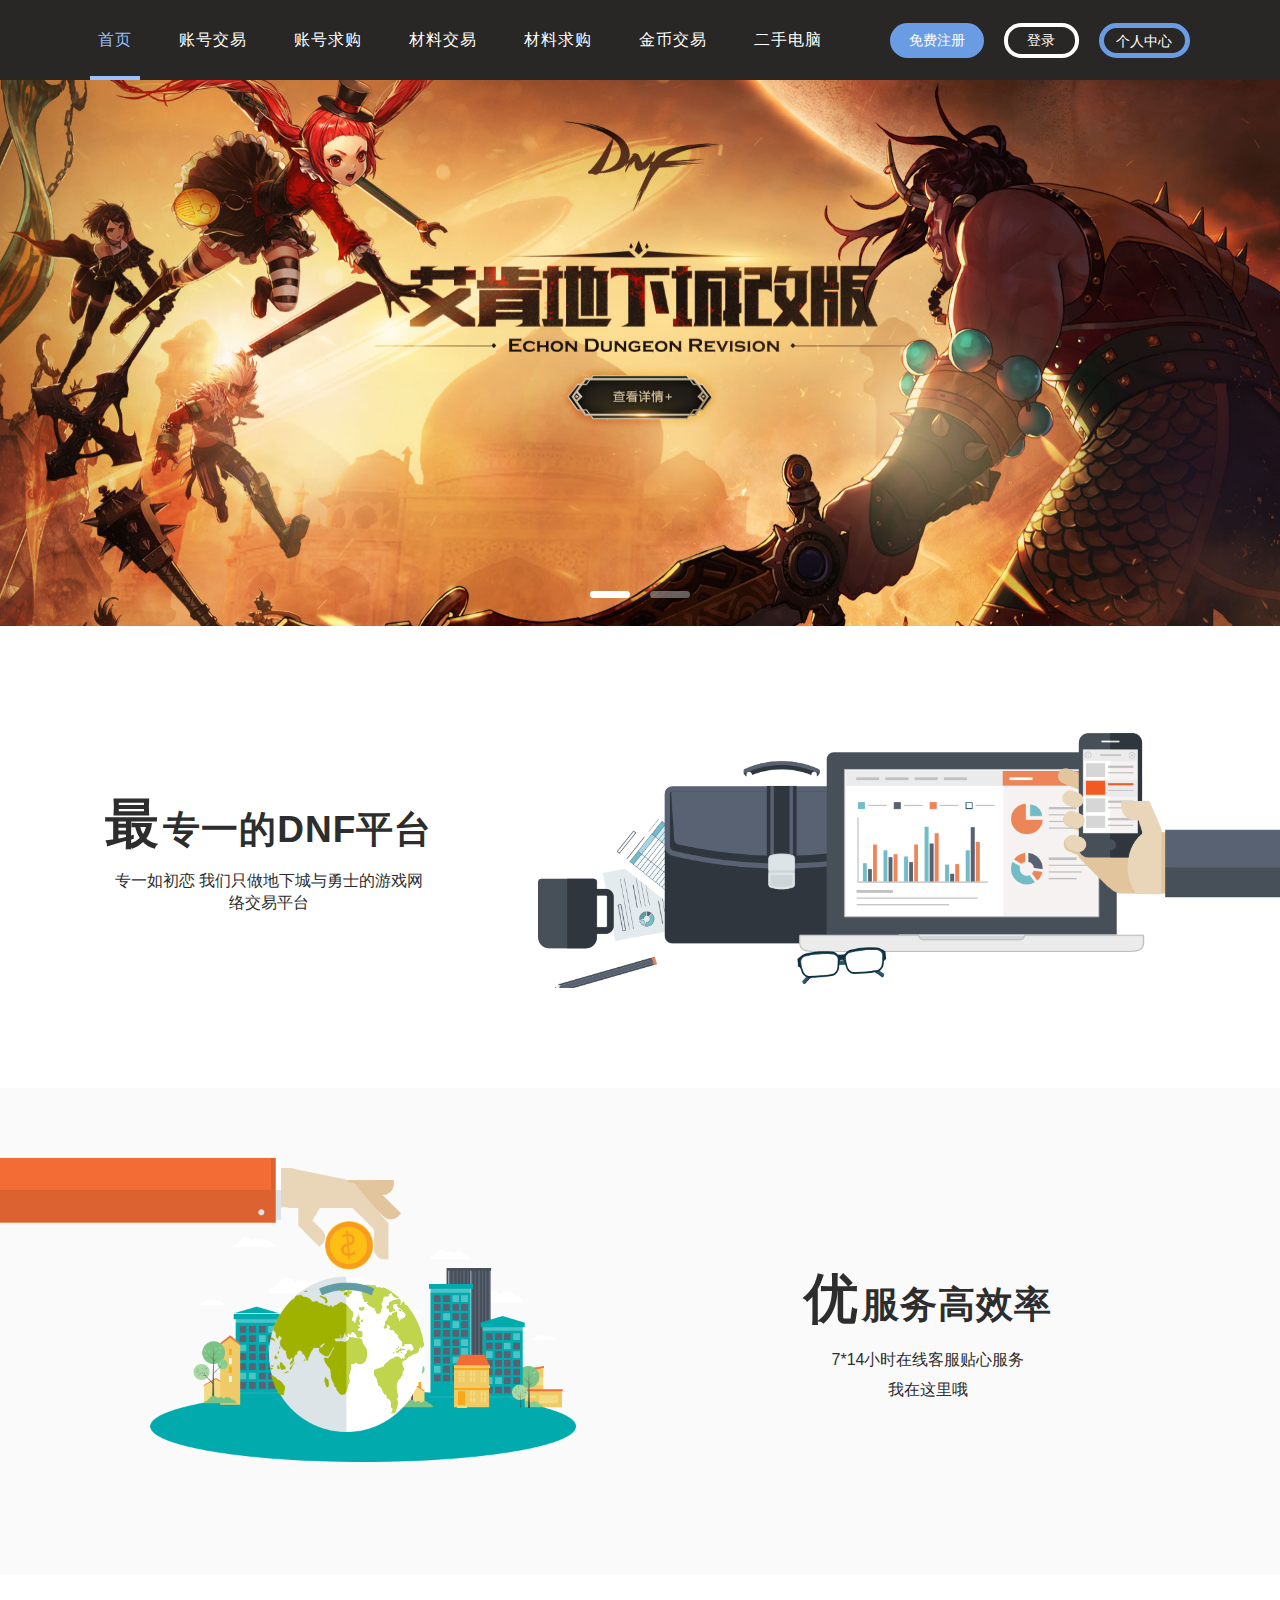
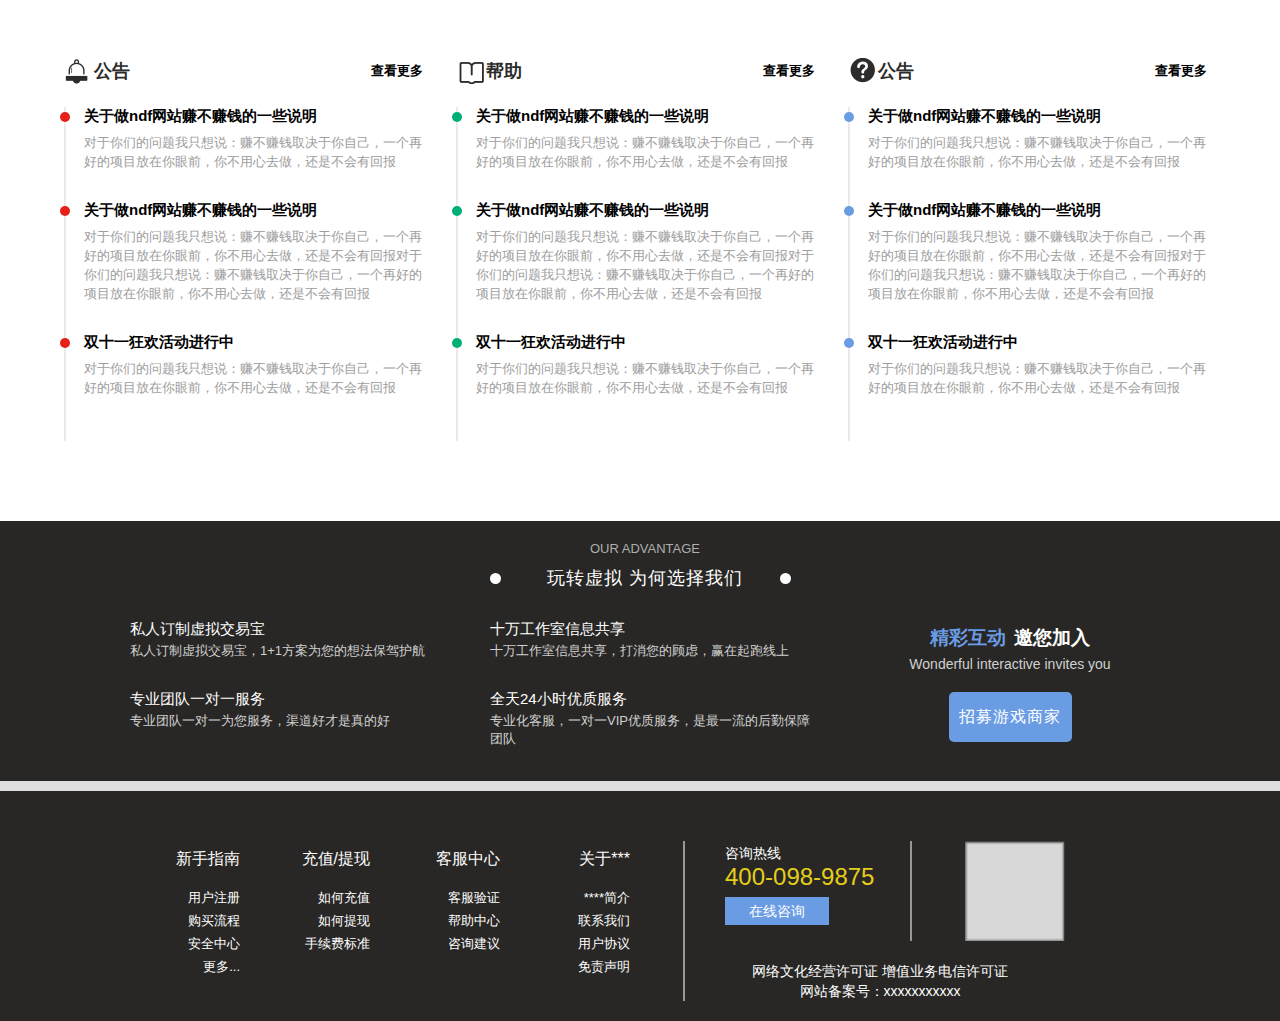
<file: index.html>
<!DOCTYPE html>
<html lang="en">
<head>
	<meta charset="UTF-8">
	<meta name="viewport" content="width=device-width, initial-scale=1.0, minimum-scale=0.5, maximum-scale=2.0, user-scalable=yes" />  
	<meta name="keywords" content=" " />  
	<meta name="description" content=" " />
	<link rel="stylesheet" href="css/reset.css">
	<link rel="stylesheet" href="css/common.css">
	<link rel="stylesheet" href="css/index.css">
	<script src="js/jquery-1.8.1.min.js"></script>
	<script src="js/slide.js"></script>
	<title>游戏首页</title>
</head>
<body>
	<div class="header fl">
		<div class="wrapper clearfix">
			<ul class="nav">
				<li class="active"><a href="">首页</a></li>
				<li><a target="_blank" href="account-deal.html">账号交易</a></li>
				<li><a target="_blank" href="account-purchase.html">账号求购</a></li>
				<li><a target="_blank" href="material-deal.html">材料交易</a></li>
				<li><a target="_blank" href="material-seller.html">材料求购</a></li>
				<li><a target="_blank" href="">金币交易</a></li>
				<li><a target="_blank" href="">二手电脑</a></li>
			</ul>

			<div class="user-info">
				
				<!-- 我的订单 -->
				<div class="register">
					<a href=""><p>免费注册</p></a>
				</div>
				<div class="login">
					<a href=""><p>登录</p></a>
				</div>
				<div class="order">
					<a href=""><p>个人中心</p></a>
				</div>
			</div>
		</div>
	</div>
	<!-- 轮播图 -->
	<div class="slide clearfix">
		<div class="slide-c clearfix">
			<ul class="slidebar ">
				<li>
					<img src="images/slide-img.png" alt="">
				</li>
				<li>
					<img src="images/slide-img.png" alt="">
				</li>
			</ul>
		</div>
		<div class="focus" id="focus">
			<ul class="clearfix">
				<li class="cur"></li>
				<li></li>
			</ul>
		</div>
		
	</div>

	<div class="display fl">
		<div class="display-t clearfix">
			<div class="slogan fl">
				<p class="big-t t-c">最专一的DNF平台</p>
				<p class="sm-t t-c">专一如初恋 我们只做地下城与勇士的游戏网络交易平台</p>
			</div>
			<div class="d-img fr">
				<img src="images/首页_03.png" alt="">
			</div>
		</div>
		<dis class="display-b clearfix fl">
			<div class="d-img fl">
				<img src="images/首页_05.png" alt="">
			</div>
			<div class="slogan fr">
				<p class="big-t t-c">优服务高效率</p>
				<p class="sm-t t-c">7*14小时在线客服贴心服务</p>
				<p class="sm-t t-c">我在这里哦</p>
			</div>
		</dis>
	</div>

	<div class="text">
		<div class="text-content wrapper clearfix">
			<div class="notice t-w">
				<div class="title">
					<span class="b-tit notice-t fl">公告</span>
					<span class="more fr"><a href="">查看更多</a></span>
				</div>
				<div class="t-con notice-con clearfix">
					<div class="line fl"></div>
					<ul class="news-list fl">
						<li class="fl">
							<span class="dot"></span>
							<div class="news-tit"><a href="">关于做ndf网站赚不赚钱的一些说明</a></div>
							<div class="news-con">对于你们的问题我只想说：赚不赚钱取决于你自己，一个再好的项目放在你眼前，你不用心去做，还是不会有回报</div>
						</li>
						<li class="fl">
							<span class="dot"></span>
							<div class="news-tit"><a href="">关于做ndf网站赚不赚钱的一些说明</a></div>
							<div class="news-con">对于你们的问题我只想说：赚不赚钱取决于你自己，一个再好的项目放在你眼前，你不用心去做，还是不会有回报对于你们的问题我只想说：赚不赚钱取决于你自己，一个再好的项目放在你眼前，你不用心去做，还是不会有回报</div>
						</li>
						<li class="fl">
							<span class="dot"></span>
							<div class="news-tit"><a href="">双十一狂欢活动进行中</a></div>
							<div class="news-con">对于你们的问题我只想说：赚不赚钱取决于你自己，一个再好的项目放在你眼前，你不用心去做，还是不会有回报</div>
						</li>
					</ul>
				</div>
			</div>
			<div class="help t-w">
				<div class="title">
					<span class="b-tit help-t fl">帮助</span>
					<span class="more fr"><a href="">查看更多</a></span>
				</div>
				<div class="t-con notice-con clearfix">
					<div class="line fl"></div>
					<ul class="news-list fl">
						<li class="fl">
							<span class="dot"></span>
							<div class="news-tit"><a href="">关于做ndf网站赚不赚钱的一些说明</a></div>
							<div class="news-con">对于你们的问题我只想说：赚不赚钱取决于你自己，一个再好的项目放在你眼前，你不用心去做，还是不会有回报</div>
						</li>
						<li class="fl">
							<span class="dot"></span>
							<div class="news-tit"><a href="">关于做ndf网站赚不赚钱的一些说明</a></div>
							<div class="news-con">对于你们的问题我只想说：赚不赚钱取决于你自己，一个再好的项目放在你眼前，你不用心去做，还是不会有回报对于你们的问题我只想说：赚不赚钱取决于你自己，一个再好的项目放在你眼前，你不用心去做，还是不会有回报</div>
						</li>
						<li class="fl">
							<span class="dot"></span>
							<div class="news-tit"><a href="">双十一狂欢活动进行中</a></div>
							<div class="news-con">对于你们的问题我只想说：赚不赚钱取决于你自己，一个再好的项目放在你眼前，你不用心去做，还是不会有回报</div>
						</li>
					</ul>
				</div>
			</div>
			<div class="question t-w">
				<div class="title">
					<span class="b-tit fl question-t">公告</span>
					<span class="more fr"><a href="">查看更多</a></span>
				</div>
				<div class="t-con notice-con clearfix">
					<div class="line fl"></div>
					<ul class="news-list fl">
						<li class="fl">
							<span class="dot"></span>
							<div class="news-tit"><a href="">关于做ndf网站赚不赚钱的一些说明</a></div>
							<div class="news-con">对于你们的问题我只想说：赚不赚钱取决于你自己，一个再好的项目放在你眼前，你不用心去做，还是不会有回报</div>
						</li>
						<li class="fl">
							<span class="dot"></span>
							<div class="news-tit"><a href="">关于做ndf网站赚不赚钱的一些说明</a></div>
							<div class="news-con">对于你们的问题我只想说：赚不赚钱取决于你自己，一个再好的项目放在你眼前，你不用心去做，还是不会有回报对于你们的问题我只想说：赚不赚钱取决于你自己，一个再好的项目放在你眼前，你不用心去做，还是不会有回报</div>
						</li>
						<li class="fl">
							<span class="dot"></span>
							<div class="news-tit"><a href="">双十一狂欢活动进行中</a></div>
							<div class="news-con">对于你们的问题我只想说：赚不赚钱取决于你自己，一个再好的项目放在你眼前，你不用心去做，还是不会有回报</div>
						</li>
					</ul>
				</div>
			</div>
		</div>
	</div>
	<div class="footer clearfix">
		
		<div class="footer-top fl">
			<div class="footer-w">
				<div class="f-tit clearfix">
					<div class="f-tit-t ">
						OUR ADVANTAGE
					</div>
					<div class="f-tit-b">
						<div class="f-dot d-l"></div>
						<div class="f-big-t">玩转虚拟 为何选择我们</div>
						<div class="f-dot d-r"></div>
					</div>
					
				</div>
				<div class="f-con clearfix">
					<div class="f-con1 fl">
						<div class="f-con-w">
							<div class="f-con-t">
								私人订制虚拟交易宝
							</div>
							<div class="f-con-c">
								私人订制虚拟交易宝，1+1方案为您的想法保驾护航
							</div>
						</div>
						<div class="f-con-w">
							<div class="f-con-t">
								专业团队一对一服务
							</div>
							<div class="f-con-c">
								专业团队一对一为您服务，渠道好才是真的好
							</div>
						</div>
					</div>
					<div class="f-con1 fl">
						<div class="f-con-w">
							<div class="f-con-t">
								十万工作室信息共享
							</div>
							<div class="f-con-c">
								十万工作室信息共享，打消您的顾虑，赢在起跑线上
							</div>
						</div>
						<div class="f-con-w">
							<div class="f-con-t">
								全天24小时优质服务
							</div>
							<div class="f-con-c">
								专业化客服，一对一VIP优质服务，是最一流的后勤保障团队
							</div>
						</div>
					</div>
					<div class="f-con1 fl join">
						<div class="join-t">
							<p class="join-slogan"><span>精彩互动</span>&nbsp;&nbsp;<span>邀您加入</span></p>
							<p>Wonderful interactive invites you</p>
						</div>
						<div class="join-btn-w">
							<a href=""><div class="join-btn">
								招募游戏商家
							</div></a>

						</div>
					</div>
				</div>
			</div>

		</div>
		<div class="footer-bottom fl">
			<div class="footer-w footer-w-b">
				<div class="area1 fl">
					<div class="a-tit fr">
						新手指南
					</div>
					<ul class="a-con fr">
						<li><a href="">用户注册</a></li>
						<li><a href="">购买流程</a></li>
						<li><a href="">安全中心</a></li>
						<li><a href="">更多...</a></li>

					</ul>
				</div>
				<div class="area1 fl">
					<div class="a-tit fr">
						充值/提现
					</div>
					<ul class="a-con fr">
						<li><a href="">如何充值</a></li>
						<li><a href="">如何提现</a></li>
						<li><a href="">手续费标准</a></li>
					</ul>
				</div>
				<div class="area1 fl">
					<div class="a-tit fr">
						客服中心
					</div>
					<ul class="a-con fr">
						<li><a href="">客服验证</a></li>
						<li><a href="">帮助中心</a></li>
						<li><a href="">咨询建议</a></li>

					</ul>
				</div>
				<div class="area1 fl">
					<div class="a-tit fr">
						关于***
					</div>
					<ul class="a-con fr">
						<li><a href="">****简介</a></li>
						<li><a href="">联系我们</a></li>
						<li><a href="">用户协议</a></li>
						<li><a href="">免责声明</a></li>

					</ul>
				</div>
				<div class="a-line1"></div>
				<div class="a-line2"></div>
				<div class="area2 fl">
					<p>咨询热线</p>
					<div class="number">
						400-098-9875
					</div>
					<a href="">
						<div class="num-btn">
							在线咨询
						</div>
					</a>
					
				</div>
				<div class="area3 fl">
					<img src="images/wbm.png" alt="">
				</div>
				<div class="copyright">
					<p>网络文化经营许可证 增值业务电信许可证</p>
					<p>网站备案号：xxxxxxxxxxx</p>
				</div>
			</div>

		</div>

		
		<!-- <div class="f-line">
			
		</div> -->
	</div>
	<script>
		
	</script>
</body>
</html>
</file>
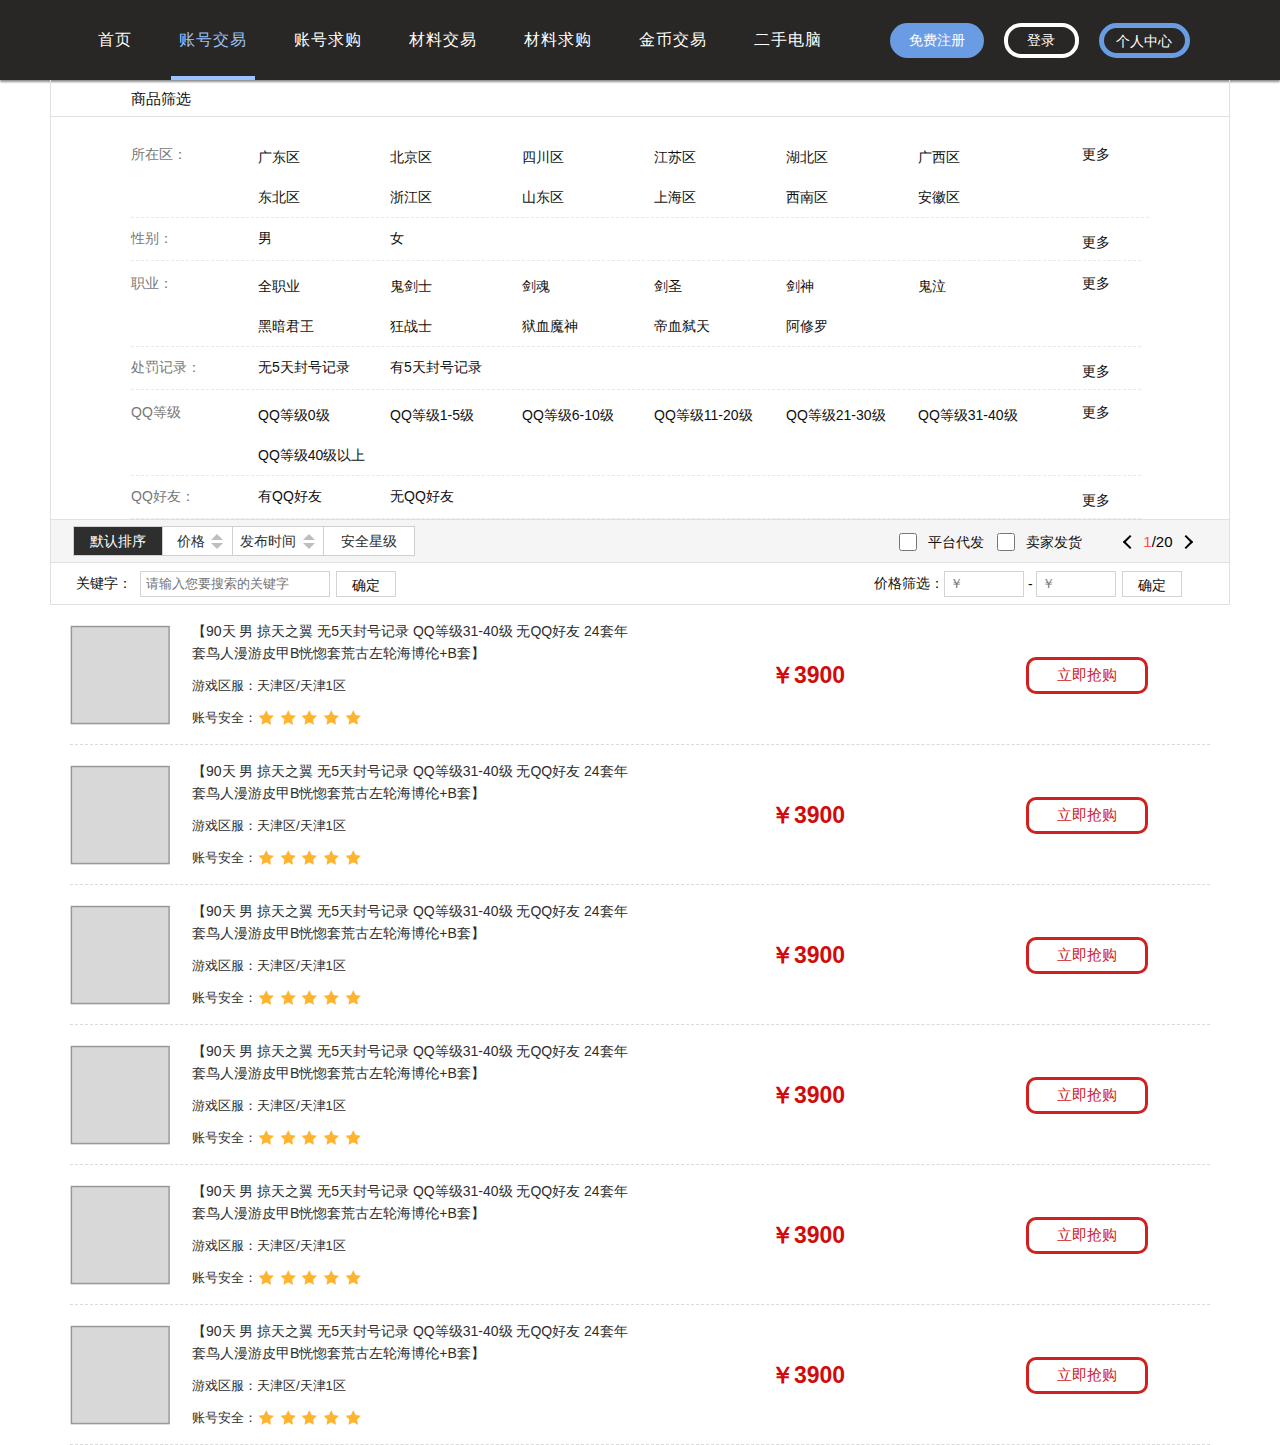
<file: account-deal.html>
<!DOCTYPE html>
<html lang="en">
<head>
	<meta charset="UTF-8">
	<meta name="viewport" content="width=device-width, initial-scale=1.0, minimum-scale=0.5, maximum-scale=2.0, user-scalable=yes" />  
	<meta name="keywords" content=" " />  
	<meta name="description" content=" " />
	<link rel="stylesheet" href="css/reset.css">
	<link rel="stylesheet" href="css/common.css">
	<link rel="stylesheet" href="css/account-deal.css">
	<script src="js/jquery-1.8.1.min.js"></script>
	<title>账号交易</title>
</head>
<body>
	<div class="header">
		<div class="wrapper clearfix">
			<ul class="nav">
				<li><a target="_blank" href="index.html">首页</a></li>
				<li class="active"><a target="_blank" href="account-deal.html">账号交易</a></li>
				<li><a target="_blank" href="account-purchase.html">账号求购</a></li>
				<li><a target="_blank" href="material-deal.html">材料交易</a></li>
				<li><a target="_blank" href="material-purchase.html">材料求购</a></li>
				<li><a target="_blank" href="">金币交易</a></li>
				<li><a target="_blank" href="">二手电脑</a></li>
			</ul>

			<div class="user-info">
				
				<!-- 我的订单 -->
				<div class="register">
					<a href=""><p>免费注册</p></a>
				</div>
				<div class="login">
					<a href=""><p>登录</p></a>
				</div>
				<div class="order">
					<a href=""><p>个人中心</p></a>
				</div>
			</div>
		</div>
	</div>
	<div class="content">
		<div class="wrapper">
			<div class="select fl">
				<div class="select-tit select-w t-c">
					商品筛选
				</div>
				<div class="select-con select-w">
					<div class="select-area">
						<div class="s-c-tit fl">
							所在区：
						</div>
						<div class="area-con fl">
							<ul>
								<li><span class="border-s">广东区</span></li>
								<li><span class="border-s">北京区</span></li>
								<li><span class="border-s">四川区</span></li>
								<li><span class="border-s">江苏区</span></li>
								<li><span class="border-s">湖北区</span></li>
								<li><span class="border-s">广西区</span></li>
								<li><span class="border-s">东北区</span></li>
								<li><span class="border-s">浙江区</span></li>
								<li><span class="border-s">山东区</span></li>
								<li><span class="border-s">上海区</span></li>
								<li><span class="border-s">西南区</span></li>
								<li><span class="border-s">安徽区</span></li>
							</ul>
						</div>
						<div class="more fl">
							更多
						</div>
					</div>
					<div class="select-area area-1 fl">
						<div class="s-c-tit fl">
							性别：
						</div>
						<div class="area-con fl">
							<ul>
								<li><span class="border-s">男</span></li>
								<li><span class="border-s">女</span></li>
								
							</ul>
						</div>
						<div class="more fl">
							更多
						</div>
					</div>
					<div class="select-area fl">
						<div class="s-c-tit fl">
							职业：
						</div>
						<div class="area-con fl">
							<ul>
								<li><span class="border-s">全职业</span></li>
								<li><span class="border-s">鬼剑士</span></li>
								<li><span class="border-s">剑魂</span></li>
								<li><span class="border-s">剑圣</span></li>
								<li><span class="border-s">剑神</span></li>
								<li><span class="border-s">鬼泣</span></li>
								<li><span class="border-s">黑暗君王</span></li>
								<li><span class="border-s">狂战士</span></li>
								<li><span class="border-s">狱血魔神</span></li>
								<li><span class="border-s">帝血弑天</span></li>
								<li><span class="border-s">阿修罗</span></li>
							</ul>
						</div>
						<div class="more fl">
							更多
						</div>
					</div>
					<div class="select-area area-1 fl">
						<div class="s-c-tit fl">
							处罚记录：
						</div>
						<div class="area-con fl">
							<ul>
								<li><span class="border-s">无5天封号记录</span></li>
								<li><span class="border-s">有5天封号记录</span></li>
								
							</ul>
						</div>
						<div class="more fl">
							更多
						</div>
					</div>
					<div class="select-area fl">
						<div class="s-c-tit fl">
							QQ等级
						</div>
						<div class="area-con fl">
							<ul>
								<li><span class="border-s">QQ等级0级</span></li>
								<li><span class="border-s">QQ等级1-5级</span></li>
								<li><span class="border-s">QQ等级6-10级</span></li>
								<li><span class="border-s">QQ等级11-20级</span></li>
								<li><span class="border-s">QQ等级21-30级</span></li>
								<li><span class="border-s">QQ等级31-40级</span></li>
								<li><span class="border-s">QQ等级40级以上</span></li>
							</ul>
						</div>
						<div class="more fl">
							更多
						</div>
					</div>
					<div class="select-area area-1 fl">
						<div class="s-c-tit fl">
							QQ好友：
						</div>
						<div class="area-con fl">
							<ul>
								<li><span class="border-s">有QQ好友</span></li>
								<li><span class="border-s">无QQ好友</span></li>
								
							</ul>
						</div>
						<div class="more fl">
							更多
						</div>
					</div>
				</div>
				<div class="sort fl">
					<div class="sort-tab fl">
						<div class="default-sort active sort-list">
							默认排序
						</div>
						<div class="price sort-list sort-tri">
							<span class="text">价格</span>
							<span class="tri-top"></span>
							<span class="tri-bottom"></span>

						</div>
						<div class="time sort-list sort-tri">
							<span class="text">发布时间</span>
							<span class="tri-top"></span>
							<span class="tri-bottom"></span>

						</div>
						<div class="timeavg sort-list sort-tri">
							<span class="text">安全星级</span>
							
						</div>
					</div>
					<div class="s-check fr">
						<input type="checkbox" class="sort-input" name="" id="">
						<span>平台代发</span>
						<input type="checkbox" class="sort-input" name="" id="">
						<span>卖家发货</span>
					</div>
					<div class="page">
						<span class="back arrow"></span>
						<span class="page-num"><span class="page-cur">1</span>/20</span>
						<span class="next arrow"></span>

					</div>
				</div>
				<div class="search">
					<div class="left-search s-f fl">
						<p>关键字：</p>
						<input type="text" name="" id="keywords" placeholder="请输入您要搜索的关键字">
						<div class="s-btn">确定</div>
					</div>
					<div class="right-search s-f fr">
						<p>价格筛选：</p>
						<input type="text" id="minPrice" class="p-input" placeholder="￥">
						<span>&nbsp;-&nbsp;</span>
						<input type="text" name="" id="maxPrice"  class="p-input" placeholder="￥">
						<div class="s-btn">确定</div>
					</div>
				</div>
			</div>
			<div class="item fl">
				<ul class="item-list">
					<li class="item-con">
						<div class="item-img fl">
							<a href=""><img src="images/图层 67.png" alt=""></a>
						</div>
						<div class="item-tit fl">
							<div class="item-tit-d">
								
								<span class="tit-text " ><a href="">【90天 男 掠天之翼 无5天封号记录 QQ等级31-40级 无QQ好友 24套年套鸟人漫游皮甲B恍惚套荒古左轮海博伦+B套】</a></span>
							</div>
							<div class="district fl">
								<span>游戏区服：</span><span>天津区/天津1区</span>
							</div>
							<div class="stock fl">
								<span class="fl">账号安全：</span>
								<span class="st-num fl">
									<ul>
										<li></li>
										<li></li>
										<li></li>
										<li></li>
										<li></li>
									</ul>
								</span>
							</div>
						</div>
						<div class="item-price fl">
							￥3900
						</div>
						<div class="buy fl">
							<a href="">
								<div class="buy-btn">
									立即抢购
								</div>
							</a>
						</div>
					</li>
					<li class="item-con">
						<div class="item-img fl">
							<a href=""><img src="images/图层 67.png" alt=""></a>
						</div>
						<div class="item-tit fl">
							<div class="item-tit-d">
								
								<span class="tit-text " ><a href="">【90天 男 掠天之翼 无5天封号记录 QQ等级31-40级 无QQ好友 24套年套鸟人漫游皮甲B恍惚套荒古左轮海博伦+B套】</a></span>
							</div>
							<div class="district fl">
								<span>游戏区服：</span><span>天津区/天津1区</span>
							</div>
							<div class="stock fl">
								<span class="fl">账号安全：</span>
								<span class="st-num fl">
									<ul>
										<li></li>
										<li></li>
										<li></li>
										<li></li>
										<li></li>
									</ul>
								</span>
							</div>
						</div>
						<div class="item-price fl">
							￥3900
						</div>
						<div class="buy fl">
							<a href="">
								<div class="buy-btn">
									立即抢购
								</div>
							</a>
						</div>
					</li><li class="item-con">
						<div class="item-img fl">
							<a href=""><img src="images/图层 67.png" alt=""></a>
						</div>
						<div class="item-tit fl">
							<div class="item-tit-d">
								
								<span class="tit-text " ><a href="">【90天 男 掠天之翼 无5天封号记录 QQ等级31-40级 无QQ好友 24套年套鸟人漫游皮甲B恍惚套荒古左轮海博伦+B套】</a></span>
							</div>
							<div class="district fl">
								<span>游戏区服：</span><span>天津区/天津1区</span>
							</div>
							<div class="stock fl">
								<span class="fl">账号安全：</span>
								<span class="st-num fl">
									<ul>
										<li></li>
										<li></li>
										<li></li>
										<li></li>
										<li></li>
									</ul>
								</span>
							</div>
						</div>
						<div class="item-price fl">
							￥3900
						</div>
						<div class="buy fl">
							<a href="">
								<div class="buy-btn">
									立即抢购
								</div>
							</a>
						</div>
					</li><li class="item-con">
						<div class="item-img fl">
							<a href=""><img src="images/图层 67.png" alt=""></a>
						</div>
						<div class="item-tit fl">
							<div class="item-tit-d">
								
								<span class="tit-text " ><a href="">【90天 男 掠天之翼 无5天封号记录 QQ等级31-40级 无QQ好友 24套年套鸟人漫游皮甲B恍惚套荒古左轮海博伦+B套】</a></span>
							</div>
							<div class="district fl">
								<span>游戏区服：</span><span>天津区/天津1区</span>
							</div>
							<div class="stock fl">
								<span class="fl">账号安全：</span>
								<span class="st-num fl">
									<ul>
										<li></li>
										<li></li>
										<li></li>
										<li></li>
										<li></li>
									</ul>
								</span>
							</div>
						</div>
						<div class="item-price fl">
							￥3900
						</div>
						<div class="buy fl">
							<a href="">
								<div class="buy-btn">
									立即抢购
								</div>
							</a>
						</div>
					</li><li class="item-con">
						<div class="item-img fl">
							<a href=""><img src="images/图层 67.png" alt=""></a>
						</div>
						<div class="item-tit fl">
							<div class="item-tit-d">
								
								<span class="tit-text " ><a href="">【90天 男 掠天之翼 无5天封号记录 QQ等级31-40级 无QQ好友 24套年套鸟人漫游皮甲B恍惚套荒古左轮海博伦+B套】</a></span>
							</div>
							<div class="district fl">
								<span>游戏区服：</span><span>天津区/天津1区</span>
							</div>
							<div class="stock fl">
								<span class="fl">账号安全：</span>
								<span class="st-num fl">
									<ul>
										<li></li>
										<li></li>
										<li></li>
										<li></li>
										<li></li>
									</ul>
								</span>
							</div>
						</div>
						<div class="item-price fl">
							￥3900
						</div>
						<div class="buy fl">
							<a href="">
								<div class="buy-btn">
									立即抢购
								</div>
							</a>
						</div>
					</li><li class="item-con">
						<div class="item-img fl">
							<a href=""><img src="images/图层 67.png" alt=""></a>
						</div>
						<div class="item-tit fl">
							<div class="item-tit-d">
								
								<span class="tit-text " ><a href="">【90天 男 掠天之翼 无5天封号记录 QQ等级31-40级 无QQ好友 24套年套鸟人漫游皮甲B恍惚套荒古左轮海博伦+B套】</a></span>
							</div>
							<div class="district fl">
								<span>游戏区服：</span><span>天津区/天津1区</span>
							</div>
							<div class="stock fl">
								<span class="fl">账号安全：</span>
								<span class="st-num fl">
									<ul>
										<li></li>
										<li></li>
										<li></li>
										<li></li>
										<li></li>
									</ul>
								</span>
							</div>
						</div>
						<div class="item-price fl">
							￥3900
						</div>
						<div class="buy fl">
							<a href="">
								<div class="buy-btn">
									立即抢购
								</div>
							</a>
						</div>
					</li>
				</ul>
			</div>
		</div>
	</div>
	<script src="js/jquery-1.8.1.min.js"></script>
	<script>
		var sortList = $('.sort-list');
		sortList.each(function(index, el) {
			$(this).click(function(event) {
				$(this).addClass('active').siblings().removeClass('active');
			});	

		});

		var areaCon = $('.area-con');
		areaCon.each(function(index, el) {
			var areaList = $(this).children('ul').children('li');
			areaList.each(function(index, el) {
				$(this).click(function(event) {
					// console.log('dd');
					var selectedBar = $(this).children('span');
					selectedBar.addClass('selected');
					selectedBar.parent('li').siblings().children('span').removeClass('selected');
				});
			});
		});
	</script>
</body>
</html>
</file>
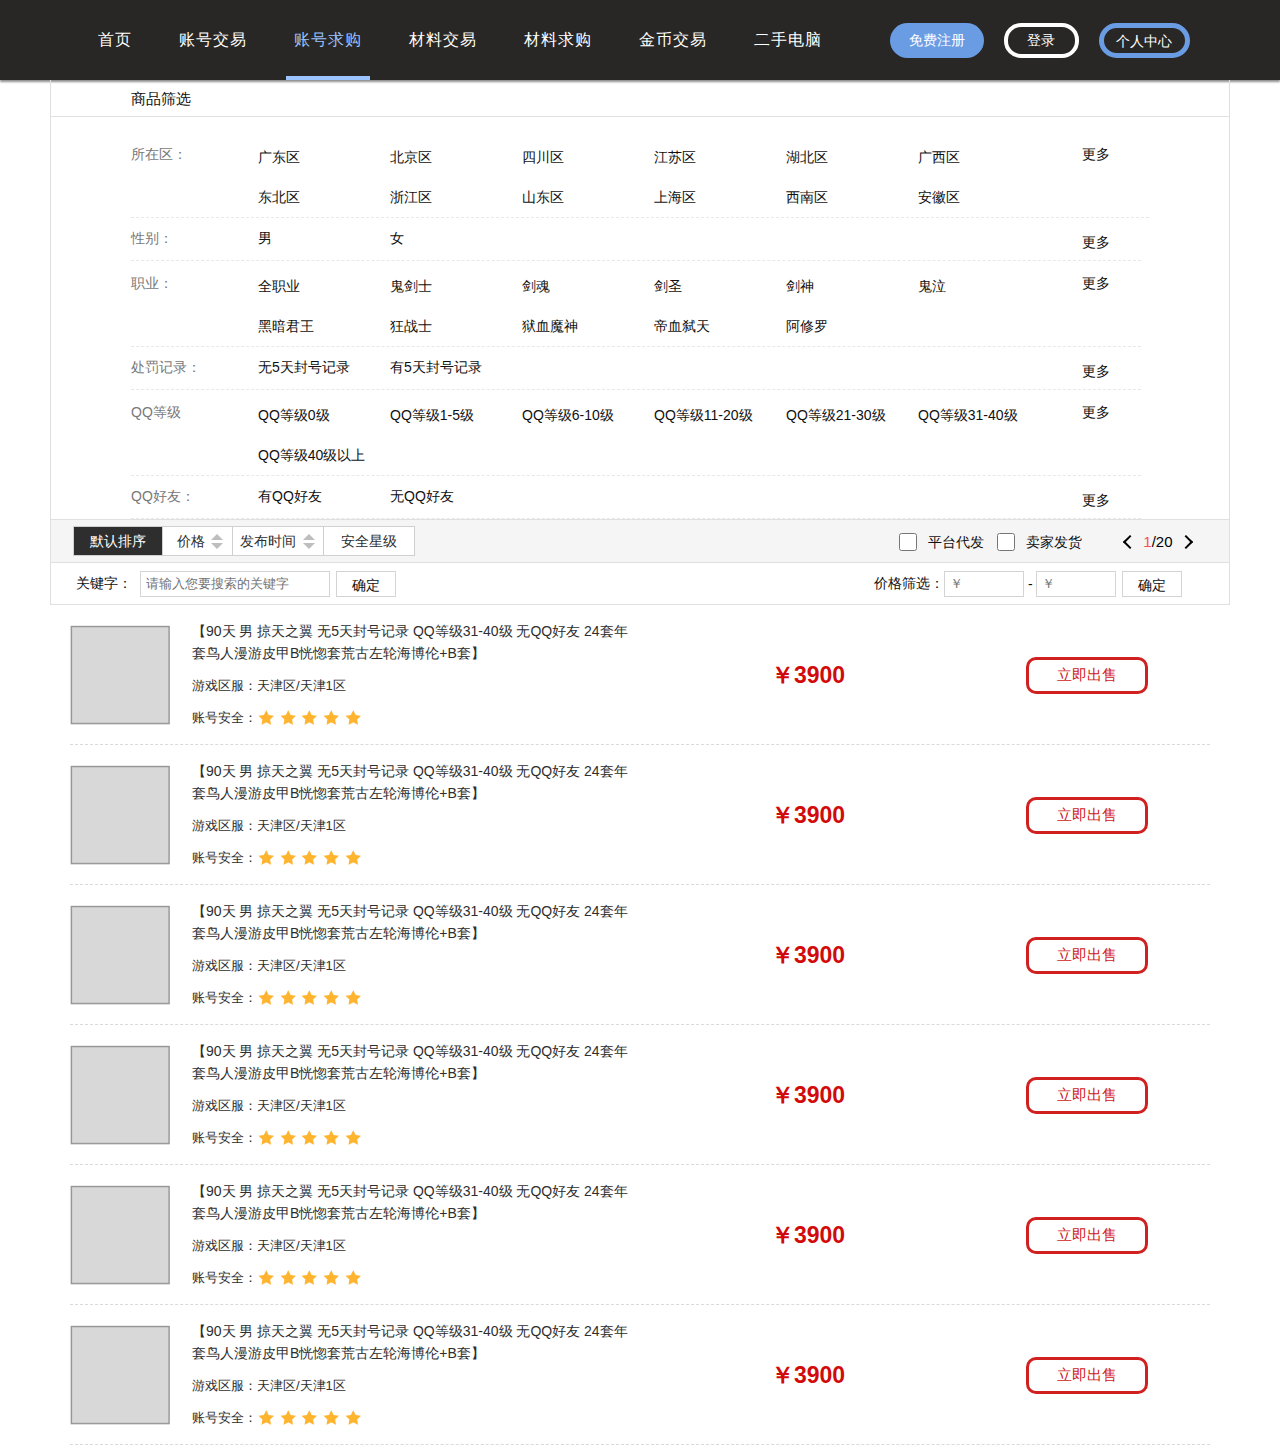
<file: account-purchase.html>
<!DOCTYPE html>
<html lang="en">
<head>
	<meta charset="UTF-8">
	<meta name="viewport" content="width=device-width, initial-scale=1.0, minimum-scale=0.5, maximum-scale=2.0, user-scalable=yes" />  
	<meta name="keywords" content=" " />  
	<meta name="description" content=" " />
	<link rel="stylesheet" href="css/reset.css">
	<link rel="stylesheet" href="css/common.css">
	<link rel="stylesheet" href="css/account-deal.css">
	<title>账号求购</title>
</head>
<body>
	<div class="header">
		<div class="wrapper clearfix">
			<ul class="nav">
				<li><a target="_blank" href="index.html">首页</a></li>
				<li class=""><a target="_blank" href="account-deal.html">账号交易</a></li>
				<li class="active"><a target="_blank" href="account-purchase.html">账号求购</a></li>
				<li><a target="_blank" href="material-deal.html">材料交易</a></li>
				<li><a target="_blank" href="material-purchase.html">材料求购</a></li>
				<li><a target="_blank" href="">金币交易</a></li>
				<li><a target="_blank" href="">二手电脑</a></li>
			</ul>

			<div class="user-info">
				
				<!-- 我的订单 -->
				<div class="register">
					<a href=""><p>免费注册</p></a>
				</div>
				<div class="login">
					<a href=""><p>登录</p></a>
				</div>
				<div class="order">
					<a href=""><p>个人中心</p></a>
				</div>
			</div>
		</div>
	</div>
	<div class="content">
		<div class="wrapper">
			<div class="select fl">
				<div class="select-tit select-w t-c">
					商品筛选
				</div>
				<div class="select-con select-w">
					<div class="select-area">
						<div class="s-c-tit fl">
							所在区：
						</div>
						<div class="area-con fl">
							<ul>
								<li><span class="border-s">广东区</span></li>
								<li><span class="border-s">北京区</span></li>
								<li><span class="border-s">四川区</span></li>
								<li><span class="border-s">江苏区</span></li>
								<li><span class="border-s">湖北区</span></li>
								<li><span class="border-s">广西区</span></li>
								<li><span class="border-s">东北区</span></li>
								<li><span class="border-s">浙江区</span></li>
								<li><span class="border-s">山东区</span></li>
								<li><span class="border-s">上海区</span></li>
								<li><span class="border-s">西南区</span></li>
								<li><span class="border-s">安徽区</span></li>
							</ul>
						</div>
						<div class="more fl">
							更多
						</div>
					</div>
					<div class="select-area area-1 fl">
						<div class="s-c-tit fl">
							性别：
						</div>
						<div class="area-con fl">
							<ul>
								<li><span class="border-s">男</span></li>
								<li><span class="border-s">女</span></li>
								
							</ul>
						</div>
						<div class="more fl">
							更多
						</div>
					</div>
					<div class="select-area fl">
						<div class="s-c-tit fl">
							职业：
						</div>
						<div class="area-con fl">
							<ul>
								<li><span class="border-s">全职业</span></li>
								<li><span class="border-s">鬼剑士</span></li>
								<li><span class="border-s">剑魂</span></li>
								<li><span class="border-s">剑圣</span></li>
								<li><span class="border-s">剑神</span></li>
								<li><span class="border-s">鬼泣</span></li>
								<li><span class="border-s">黑暗君王</span></li>
								<li><span class="border-s">狂战士</span></li>
								<li><span class="border-s">狱血魔神</span></li>
								<li><span class="border-s">帝血弑天</span></li>
								<li><span class="border-s">阿修罗</span></li>
							</ul>
						</div>
						<div class="more fl">
							更多
						</div>
					</div>
					<div class="select-area area-1 fl">
						<div class="s-c-tit fl">
							处罚记录：
						</div>
						<div class="area-con fl">
							<ul>
								<li><span class="border-s">无5天封号记录</span></li>
								<li><span class="border-s">有5天封号记录</span></li>
								
							</ul>
						</div>
						<div class="more fl">
							更多
						</div>
					</div>
					<div class="select-area fl">
						<div class="s-c-tit fl">
							QQ等级
						</div>
						<div class="area-con fl">
							<ul>
								<li><span class="border-s">QQ等级0级</span></li>
								<li><span class="border-s">QQ等级1-5级</span></li>
								<li><span class="border-s">QQ等级6-10级</span></li>
								<li><span class="border-s">QQ等级11-20级</span></li>
								<li><span class="border-s">QQ等级21-30级</span></li>
								<li><span class="border-s">QQ等级31-40级</span></li>
								<li><span class="border-s">QQ等级40级以上</span></li>
							</ul>
						</div>
						<div class="more fl">
							更多
						</div>
					</div>
					<div class="select-area area-1 fl">
						<div class="s-c-tit fl">
							QQ好友：
						</div>
						<div class="area-con fl">
							<ul>
								<li><span class="border-s">有QQ好友</span></li>
								<li><span class="border-s">无QQ好友</span></li>
								
							</ul>
						</div>
						<div class="more fl">
							更多
						</div>
					</div>
				</div>
				<div class="sort fl">
					<div class="sort-tab fl">
						<div class="default-sort active sort-list">
							默认排序
						</div>
						<div class="price sort-list sort-tri">
							<span class="text">价格</span>
							<span class="tri-top"></span>
							<span class="tri-bottom"></span>

						</div>
						<div class="time sort-list sort-tri">
							<span class="text">发布时间</span>
							<span class="tri-top"></span>
							<span class="tri-bottom"></span>

						</div>
						<div class="timeavg sort-list sort-tri">
							<span class="text">安全星级</span>
							
						</div>
					</div>
					<div class="s-check fr">
						<input type="checkbox" class="sort-input" name="" id="">
						<span>平台代发</span>
						<input type="checkbox" class="sort-input" name="" id="">
						<span>卖家发货</span>
					</div>
					<div class="page">
						<span class="back arrow"></span>
						<span class="page-num"><span class="page-cur">1</span>/20</span>
						<span class="next arrow"></span>

					</div>
				</div>
				<div class="search">
					<div class="left-search s-f fl">
						<p>关键字：</p>
						<input type="text" name="" id="keywords" placeholder="请输入您要搜索的关键字">
						<div class="s-btn">确定</div>
					</div>
					<div class="right-search s-f fr">
						<p>价格筛选：</p>
						<input type="text" id="minPrice" class="p-input" placeholder="￥">
						<span>&nbsp;-&nbsp;</span>
						<input type="text" name="" id="maxPrice"  class="p-input" placeholder="￥">
						<div class="s-btn">确定</div>
					</div>
				</div>
			</div>
			<div class="item fl">
				<ul class="item-list">
					<li class="item-con">
						<div class="item-img fl">
							<a href=""><img src="images/图层 67.png" alt=""></a>
						</div>
						<div class="item-tit fl">
							<div class="item-tit-d">
								
								<span class="tit-text " ><a href="">【90天 男 掠天之翼 无5天封号记录 QQ等级31-40级 无QQ好友 24套年套鸟人漫游皮甲B恍惚套荒古左轮海博伦+B套】</a></span>
							</div>
							<div class="district fl">
								<span>游戏区服：</span><span>天津区/天津1区</span>
							</div>
							<div class="stock fl">
								<span class="fl">账号安全：</span>
								<span class="st-num fl">
									<ul>
										<li></li>
										<li></li>
										<li></li>
										<li></li>
										<li></li>
									</ul>
								</span>
							</div>
						</div>
						<div class="item-price fl">
							￥3900
						</div>
						<div class="buy fl">
							<a href="">
								<div class="buy-btn">
									立即出售
								</div>
							</a>
						</div>
					</li>
					<li class="item-con">
						<div class="item-img fl">
							<a href=""><img src="images/图层 67.png" alt=""></a>
						</div>
						<div class="item-tit fl">
							<div class="item-tit-d">
								
								<span class="tit-text " ><a href="">【90天 男 掠天之翼 无5天封号记录 QQ等级31-40级 无QQ好友 24套年套鸟人漫游皮甲B恍惚套荒古左轮海博伦+B套】</a></span>
							</div>
							<div class="district fl">
								<span>游戏区服：</span><span>天津区/天津1区</span>
							</div>
							<div class="stock fl">
								<span class="fl">账号安全：</span>
								<span class="st-num fl">
									<ul>
										<li></li>
										<li></li>
										<li></li>
										<li></li>
										<li></li>
									</ul>
								</span>
							</div>
						</div>
						<div class="item-price fl">
							￥3900
						</div>
						<div class="buy fl">
							<a href="">
								<div class="buy-btn">
									立即出售
								</div>
							</a>
						</div>
					</li><li class="item-con">
						<div class="item-img fl">
							<a href=""><img src="images/图层 67.png" alt=""></a>
						</div>
						<div class="item-tit fl">
							<div class="item-tit-d">
								
								<span class="tit-text " ><a href="">【90天 男 掠天之翼 无5天封号记录 QQ等级31-40级 无QQ好友 24套年套鸟人漫游皮甲B恍惚套荒古左轮海博伦+B套】</a></span>
							</div>
							<div class="district fl">
								<span>游戏区服：</span><span>天津区/天津1区</span>
							</div>
							<div class="stock fl">
								<span class="fl">账号安全：</span>
								<span class="st-num fl">
									<ul>
										<li></li>
										<li></li>
										<li></li>
										<li></li>
										<li></li>
									</ul>
								</span>
							</div>
						</div>
						<div class="item-price fl">
							￥3900
						</div>
						<div class="buy fl">
							<a href="">
								<div class="buy-btn">
									立即出售
								</div>
							</a>
						</div>
					</li><li class="item-con">
						<div class="item-img fl">
							<a href=""><img src="images/图层 67.png" alt=""></a>
						</div>
						<div class="item-tit fl">
							<div class="item-tit-d">
								
								<span class="tit-text " ><a href="">【90天 男 掠天之翼 无5天封号记录 QQ等级31-40级 无QQ好友 24套年套鸟人漫游皮甲B恍惚套荒古左轮海博伦+B套】</a></span>
							</div>
							<div class="district fl">
								<span>游戏区服：</span><span>天津区/天津1区</span>
							</div>
							<div class="stock fl">
								<span class="fl">账号安全：</span>
								<span class="st-num fl">
									<ul>
										<li></li>
										<li></li>
										<li></li>
										<li></li>
										<li></li>
									</ul>
								</span>
							</div>
						</div>
						<div class="item-price fl">
							￥3900
						</div>
						<div class="buy fl">
							<a href="">
								<div class="buy-btn">
									立即出售
								</div>
							</a>
						</div>
					</li><li class="item-con">
						<div class="item-img fl">
							<a href=""><img src="images/图层 67.png" alt=""></a>
						</div>
						<div class="item-tit fl">
							<div class="item-tit-d">
								
								<span class="tit-text " ><a href="">【90天 男 掠天之翼 无5天封号记录 QQ等级31-40级 无QQ好友 24套年套鸟人漫游皮甲B恍惚套荒古左轮海博伦+B套】</a></span>
							</div>
							<div class="district fl">
								<span>游戏区服：</span><span>天津区/天津1区</span>
							</div>
							<div class="stock fl">
								<span class="fl">账号安全：</span>
								<span class="st-num fl">
									<ul>
										<li></li>
										<li></li>
										<li></li>
										<li></li>
										<li></li>
									</ul>
								</span>
							</div>
						</div>
						<div class="item-price fl">
							￥3900
						</div>
						<div class="buy fl">
							<a href="">
								<div class="buy-btn">
									立即出售
								</div>
							</a>
						</div>
					</li><li class="item-con">
						<div class="item-img fl">
							<a href=""><img src="images/图层 67.png" alt=""></a>
						</div>
						<div class="item-tit fl">
							<div class="item-tit-d">
								
								<span class="tit-text " ><a href="">【90天 男 掠天之翼 无5天封号记录 QQ等级31-40级 无QQ好友 24套年套鸟人漫游皮甲B恍惚套荒古左轮海博伦+B套】</a></span>
							</div>
							<div class="district fl">
								<span>游戏区服：</span><span>天津区/天津1区</span>
							</div>
							<div class="stock fl">
								<span class="fl">账号安全：</span>
								<span class="st-num fl">
									<ul>
										<li></li>
										<li></li>
										<li></li>
										<li></li>
										<li></li>
									</ul>
								</span>
							</div>
						</div>
						<div class="item-price fl">
							￥3900
						</div>
						<div class="buy fl">
							<a href="">
								<div class="buy-btn">
									立即出售
								</div>
							</a>
						</div>
					</li>
				</ul>
			</div>
		</div>
	</div>
	<script src="js/jquery-1.8.1.min.js"></script>
	<script>
		var sortList = $('.sort-list');
		sortList.each(function(index, el) {
			$(this).click(function(event) {
				$(this).addClass('active').siblings().removeClass('active');
			});	

		});

		var areaCon = $('.area-con');
		areaCon.each(function(index, el) {
			var areaList = $(this).children('ul').children('li');
			areaList.each(function(index, el) {
				$(this).click(function(event) {
					// console.log('dd');
					var selectedBar = $(this).children('span');
					selectedBar.addClass('selected');
					selectedBar.parent('li').siblings().children('span').removeClass('selected');
				});
			});
		});
	</script>
</body>
</html>
</file>
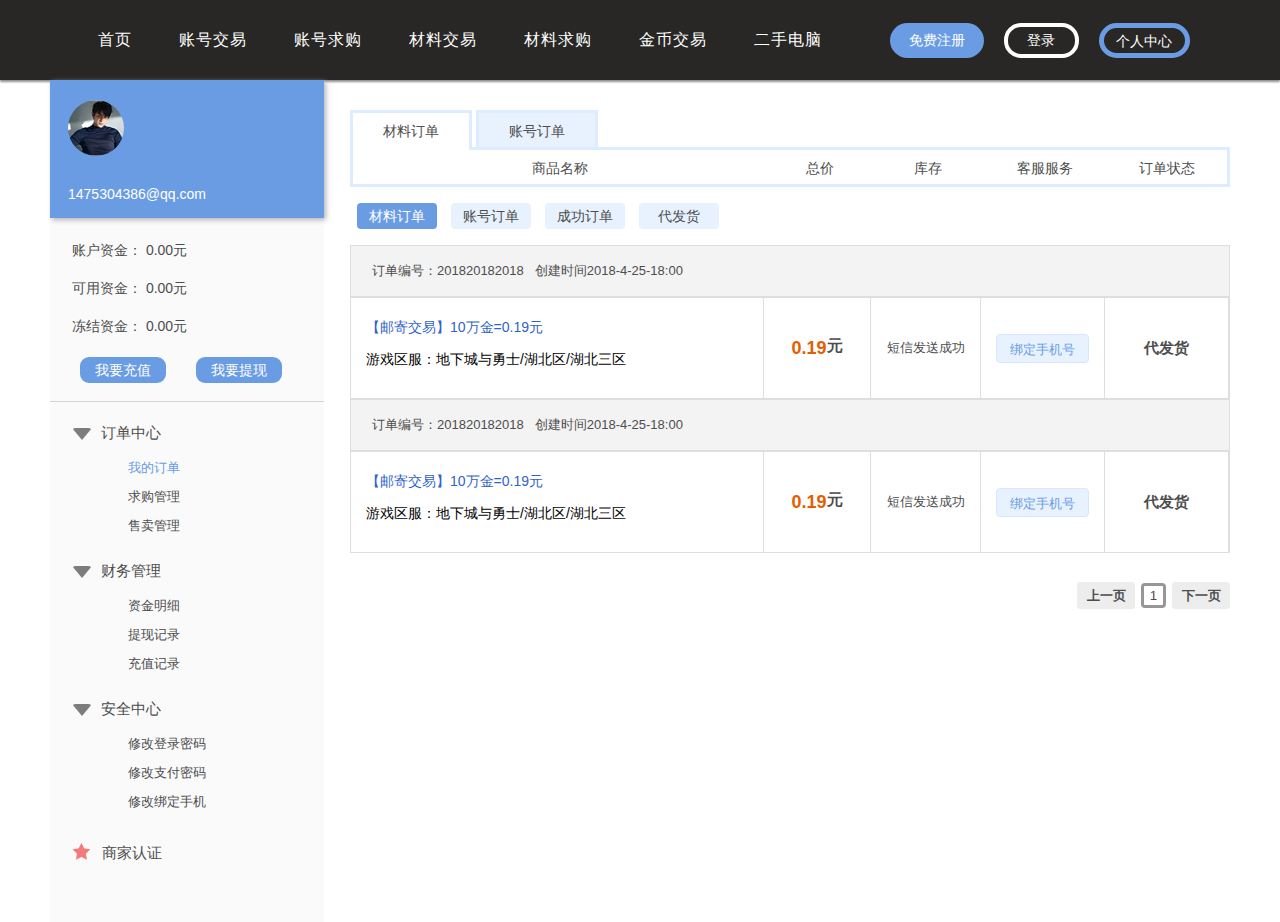
<file: center.html>
<!DOCTYPE html>
<html lang="en">
<head>
	<meta charset="UTF-8">
	<meta name="viewport" content="width=device-width, initial-scale=1.0, minimum-scale=0.5, maximum-scale=2.0, user-scalable=yes" />  
	<meta name="keywords" content=" " />  
	<meta name="description" content=" " />
	<link rel="stylesheet" href="css/reset.css">
	<link rel="stylesheet" href="css/common.css">
	<link rel="stylesheet" href="css/center.css">
	<script src="js/jquery-1.8.1.min.js"></script>
	<!-- <script src="js/Popt.js"></script>
	<script src="js/cityJson.js"></script>
	<script src="js/citySet.js"></script> -->
	<script src="js/center.js"></script>
	<title>个人中心</title>
</head>
<body>
	<!-- 顶部导航 -->
	<div class="header">
		<div class="wrapper clearfix">
			<ul class="nav">
				<li><a href="">首页</a></li>
				<li><a target="_blank" href="account-deal.html">账号交易</a></li>
				<li><a target="_blank" href="account-purchase.html">账号求购</a></li>
				<li><a target="_blank" href="material-deal.html">材料交易</a></li>
				<li><a target="_blank" href="material-purchase.html">材料求购</a></li>
				<li><a target="_blank" href="">金币交易</a></li>
				<li><a target="_blank" href="">二手电脑</a></li>
			</ul>

			<div class="user-info">
				
				<!-- 我的订单 -->
				<div class="register">
					<a href=""><p>免费注册</p></a>
				</div>
				<div class="login">
					<a href=""><p>登录</p></a>
				</div>
				<div class="order">
					<a href=""><p>个人中心</p></a>
				</div>
			</div>
		</div>
	</div>
	<!-- 个人中心 -->
	<div class="content clearfix">
		<div class="wrapper clearfix">
			<!-- 侧边栏 -->
			<div class="sidebar fl">
				<!-- 用户信息 -->
				<div class="user-card">
					<div class="user-profile fl">
						<img src="images/icon/profile.png" alt="">
					</div>
					<div class="user-name fl">
						1475304386@qq.com
					</div>
				</div>
				<!-- 用户账户信息 -->
				<div class="account-card fl">
					<div class="a-amount ainfo">
						<span>账户资金：&nbsp;</span><span>0.00</span><span>元</span>
					</div>
					<div class="a-amount ainfo">
						<span>可用资金：&nbsp;</span><span>0.00</span><span>元</span>
					</div>
					<div class="a-amount ainfo">
						<span>冻结资金：&nbsp;</span><span>0.00</span><span>元</span>
					</div>
					<a href=""><div class="a-btn charge">我要充值</div></a>
					<a href=""><div class="a-btn withdrawal">我要提现</div></a>
				</div>
				<!-- 功能列表 -->
				<div class="sidebar-list fr">
					<ul class="clearfix">
						<li class="order-center list-type1 fl">
							<div class="list-title">
								<div class="tri tri-open fl"></div>
								<div class="title-con">订单中心</div>
							</div>
							<ul class="list-con">
								<li class="list-type2 active" index="0">
									我的订单
								</li>
								<li class="list-type2" index="1">
									求购管理
								</li>
								<li class="list-type2" index="2">
									售卖管理
								</li>
								
							</ul>
						</li>
						<li class="order-center list-type1 fl">
							<div class="list-title">
								<div class="tri tri-open fl"></div>
								<div class="title-con">财务管理</div>
							</div>
							<ul class="list-con">
								<li class="list-type2" index="3">
									资金明细
								</li>
								<li class="list-type2" index="4">
									提现记录
								</li>
								<li class="list-type2" index="5">
									充值记录
								</li>
							</ul>
						</li>
						<li class="order-center list-type1 fl">
							<div class="list-title">
								<div class="tri tri-open fl"></div>
								<div class="title-con">安全中心</div>
							</div>
							<ul class="list-con">
								<li class="list-type2" index="6">
									修改登录密码
								</li>
								<li class="list-type2" index="7">
									修改支付密码
								</li>
								<li class="list-type2" index="8">
									修改绑定手机
								</li>
							</ul>
						</li>
						<div class="list-type2 title-con auth" index="9">商家认证</div>
					</ul>
				</div>
			</div>
			<!-- 右边主内容 -->
			<div class="center-con fr">
				<!-- 我的订单 -->
				<div class="order-list panel" style="display:block;">
					<!-- 订单标题 -->
					<div class="center-list-title fl">
						<div class="list-title-top m-order fl list-text active">
							材料订单
							<div class="white-line"></div>
						</div>
						<div class="list-title-top a-order fl list-text">
							账号订单
							<div class="white-line"></div>
						</div>
						
						<div class="list-title-bottom fl list-text">
							<!-- 材料订单列表头 -->
							<div class="m-list-tit list-tit fl " >
								<div class="list-tit-type1 list-tit-type">
									商品名称
								</div>
								<div class="list-tit-type2 list-tit-type">
									总价
								</div>
								<div class="list-tit-type3 list-tit-type">
									库存
								</div>
								<div class="list-tit-type4 list-tit-type">
									客服服务
								</div>
								<div class="list-tit-type5 list-tit-type">
									订单状态
								</div>
							</div>
							<!-- 账号订单列表头 -->
							<div class="a-list-tit list-tit fl" style="display: none;">
								<div class="list-tit-type1 list-tit-type">
									商品名称
								</div>
								<div class="list-tit-type2 list-tit-type">
									总价
								</div>
								<div class="list-tit-type3 list-tit-type">
									库存
								</div>
								<div class="list-tit-type4 list-tit-type">
									短信状态
								</div>
								<div class="list-tit-type5 list-tit-type">
									绑定电话
								</div>
								<div class="list-tit-type6 list-tit-type">
									客服服务
								</div>
								<div class="list-tit-type7 list-tit-type">
									订单状态
								</div>
							</div>
						</div>
					</div>
					<!-- 订单内容 -->
					<div class="order-list-content fl">
						<!-- 材料订单内容 -->
						<div class="m-order-con fl" >
							<div class="btn-tab-w">
								<div class="m-btn active">材料订单</div>
								<div class="m-btn">账号订单</div>
								<div class="m-btn">成功订单</div>
								<div class="m-btn">代发货</div>
							</div>
							<div class="m-order-list">
								<ul class="list-wrapper">
									<li class="item-order">
										<div class="item-order-info">

											<div class="order-item o-text">
												<span>订单编号：</span><span>201820182018</span>
											</div>
											<div class="order-number o-text">
												<span>创建时间</span><span>2018-4-25-18:00</span>

											</div>
										</div>
										<div class="order-detail fl m-list-tit">
											<div class="list-tit-type1 fl list-c-s ">
												<span class="deal-type fl">【邮寄交易】10万金=0.19元</span>
												<span class="game-area fl">游戏区服：地下城与勇士/湖北区/湖北三区</span>
											</div>
											<div class="list-tit-type2 fl list-c-s list-f">
												<span>0.19</span>
												<span>元</span>
											</div>
											<div class="list-tit-type3 fl list-c-s list-f lo-text">
												短信发送成功
											</div>
											<div class="list-tit-type4 fl list-c-s list-f">
												<div class="list-btn binding">
													绑定手机号
												</div>
											</div>
											<div class="list-tit-type4 fl list-c-s list-f o-text2">
												<span>代发货</span>
											</div>
										</div>

									</li>
									<li class="item-order">
										<div class="item-order-info">

											<div class="order-item o-text">
												<span>订单编号：</span><span>201820182018</span>
											</div>
											<div class="order-number o-text">
												<span>创建时间</span><span>2018-4-25-18:00</span>

											</div>
										</div>
										<div class="order-detail fl m-list-tit">
											<div class="list-tit-type1 fl list-c-s ">
												<span class="deal-type fl">【邮寄交易】10万金=0.19元</span>
												<span class="game-area fl">游戏区服：地下城与勇士/湖北区/湖北三区</span>
											</div>
											<div class="list-tit-type2 fl list-c-s list-f">
												<span>0.19</span>
												<span>元</span>
											</div>
											<div class="list-tit-type3 fl list-c-s list-f lo-text">
												短信发送成功
											</div>
											<div class="list-tit-type4 fl list-c-s list-f">
												<div class="list-btn">
													绑定手机号
												</div>
											</div>
											<div class="list-tit-type4 fl list-c-s list-f o-text2">
												<span>代发货</span>
											</div>
										</div>

									</li>
								</ul>
							</div>
						</div>
						<!-- 账号订单内容 -->
						<div class="a-order-con" style="display: none;">
							<div class="a-order-list">
								<ul class="list-wrapper">
									<li class="item-order">
										<div class="item-order-info">

											<div class="order-item o-text">
												<span>订单编号：</span><span>201820182018</span>
											</div>
											<div class="order-number o-text">
												<span>创建时间：</span><span>2018-4-25-18:00</span>

											</div>
										</div>
										<div class="order-detail fl a-list-tit">
											<div class="list-tit-type1 fl list-c-s ">
												<span class="deal-type fl">【邮寄交易】10万金=0.19元</span>
												<span class="game-area fl">游戏区服：地下城与勇士/湖北区/湖北三区</span>
											</div>
											<div class="list-tit-type2 fl list-c-s list-f">
												<span>0.19</span>
												<span>元</span>
											</div>
											<div class="list-tit-type3 fl list-c-s list-f o-text2">
												1
											</div>
											<div class="list-tit-type4 fl list-c-s list-f lo-text">
												短信发送成功
											</div>
											<div class="list-tit-type5 fl list-c-s list-f o-text2">
												<div class="list-btn">
													绑定手机号
												</div>
											</div>
											<div class="list-tit-type6 fl list-c-s list-f o-text2">
												<div class="list-btn">
													客服服务
												</div>
											</div>
											<div class="list-tit-type7 fl list-c-s list-f o-text2">
												代发货
											</div>
										</div>

									</li>
									<li class="item-order">
										<div class="item-order-info">

											<div class="order-item o-text">
												<span>订单编号：</span><span>201820182018</span>
											</div>
											<div class="order-number o-text">
												<span>创建时间：</span><span>2018-4-25-18:00</span>

											</div>
										</div>
										<div class="order-detail fl a-list-tit">
											<div class="list-tit-type1 fl list-c-s ">
												<span class="deal-type fl">【邮寄交易】10万金=0.19元</span>
												<span class="game-area fl">游戏区服：地下城与勇士/湖北区/湖北三区</span>
											</div>
											<div class="list-tit-type2 fl list-c-s list-f">
												<span>0.19</span>
												<span>元</span>
											</div>
											<div class="list-tit-type3 fl list-c-s list-f o-text2">
												1
											</div>
											<div class="list-tit-type4 fl list-c-s list-f lo-text">
												短信发送成功
											</div>
											<div class="list-tit-type5 fl list-c-s list-f o-text2">
												<div class="list-btn">
													绑定手机号
												</div>
											</div>
											<div class="list-tit-type6 fl list-c-s list-f o-text2">
												<div class="list-btn">
													客服服务
												</div>
											</div>
											<div class="list-tit-type7 fl list-c-s list-f o-text2">
												代发货
											</div>
										</div>

									</li>
								</ul>
							</div>
						</div>
					</div>
					<!-- 翻页 -->
					<div class="page">
						<div class="back page-btn fl">上一页</div>
						<input type="text" name="" id="page" value="1">
						<div class="next page-btn fl">下一页</div>
					</div>
				</div>
				<!-- 手机绑定卖家 -->
				<div class="binding-seller binding-panel" style="display: none;">
					<div class="topTit">
						<span>订单编号213124124</span>
						<span>创建时间：2018-3-21</span>
						<div class="text-r">替换手机号</div>
					</div>
					<div class="b-phone-form">
						<div class="b-phone">
							<div class="b-t">替换的手机号（1）</div>
							<div class="i-list clearfix">
								<input type="text" class="b-i b-i-phone">
								<input type="text" class="b-i b-i-num" value="122">
								<input type="text" class="b-i b-i-status" value="已发送">
								<div class="bindingBtn">确认绑定</div>
							</div>
						</div>
						<div class="b-phone">
							<div class="b-t">替换的手机号（2）</div>
							<div class="i-list clearfix">
								<input type="text" class="b-i b-i-phone">
								<input type="text" class="b-i b-i-num" value="122">
								<input type="text" class="b-i b-i-status" value="已发送">
								<div class="bindingBtn">确认绑定</div>
							</div>
						</div>
					</div>
					
				</div>
				<!-- 手机绑定买家 -->
				<div class="binding-panel binding-buyer" style="display: none;">
					<div class="topTit">
						<span>订单编号213124124</span>
						<span>创建时间：2018-3-21</span>
						<div class="text-r">替换手机号</div>
					</div>
					<div class="b-alter">
						注：请编辑短信“127864”发送到“1689764000”确认更换手机号
					</div>
					<div class="b-phone">
						<div class="b-t">要替换的手机号（1）</div>
						<div class="i-list clearfix">
							<input type="text" class="b-i b-i-phone" placeholder="添加更换手机号">
							<input type="text" class="b-i b-i-num" value="" placeholder="此手机号需绑定几个账号">
							<select name="" id="" class="b-i-status b-i">
								<option value="">未发送</option>
								<option value="">已发送</option>
							</select>
							<div class="bindingBtn">确认绑定</div>
							<div class="plus-icon">
								
							</div>
						</div>
					</div>
					<div class="b-phone">
						<div class="b-t">要替换的手机号（1）</div>
						<div class="i-list clearfix">
							<input type="text" class="b-i b-i-phone" placeholder="添加更换手机号">
							<input type="text" class="b-i b-i-num" value="" placeholder="此手机号需绑定几个账号">
							<select name="" id="" class="b-i-status b-i">
								<option value="">未发送</option>
								<option value="">已发送</option>
							</select>
							<div class="bindingBtn">确认绑定</div>
							<div class="plus-icon">
								
							</div>
						</div>
					</div>
				</div>
				<!-- 求购管理 -->
				<div class="purchase panel" style="display: none;">
					<!-- 求购标题 -->
					<div class="center-list-title fl">
						<div class="list-title-top  fl list-text active">
							全部订单
							<div class="white-line"></div>
						</div>
						<div class="list-title-top  fl list-text">
							材料求购
							<div class="white-line"></div>
						</div>
						<div class="list-title-top  fl list-text">
							账号求购
							<div class="white-line"></div>
						</div>
						
						<div class="list-title-bottom fl list-text">
							<!-- 全部订单列表头 -->
							<div class="m-list-tit list-tit fl p-a-list-t" >
								<div class="list-tit-type1 list-tit-type">
									商品名称
								</div>
								<div class="list-tit-type2 list-tit-type">
									总价
								</div>
								<div class="list-tit-type3 list-tit-type">
									求购数量
								</div>
								<div class="list-tit-type4 list-tit-type">
									创建时间
								</div>
								<div class="list-tit-type5 list-tit-type">
									商品状态
								</div>
							</div>
							<!-- 材料求购列表头 -->
							<div class="m-list-tit list-tit fl p-a-list-t" style="display: none;">
								<div class="list-tit-type1 list-tit-type">
									商品名称
								</div>
								<div class="list-tit-type2 list-tit-type">
									总价
								</div>
								<div class="list-tit-type3 list-tit-type">
									求购数量
								</div>
								<div class="list-tit-type4 list-tit-type">
									创建时间
								</div>
								<div class="list-tit-type5 list-tit-type">
									商品状态
								</div>
							</div>
							<!-- 账号列表头 -->
							<div class="m-list-tit list-tit fl p-a-list-t" style="display: none;">
								<div class="list-tit-type1 list-tit-type">
									商品名称
								</div>
								<div class="list-tit-type2 list-tit-type">
									总价
								</div>
								<div class="list-tit-type3 list-tit-type">
									求购数量
								</div>
								<div class="list-tit-type4 list-tit-type">
									绑定手机
								</div>
								<div class="list-tit-type5 list-tit-type">
									商品状态
								</div>
							</div>
						</div>
					</div>
					<!-- 求购内容 -->
					<div class="order-list-content fl">
						<!-- 全部订单 -->
						<div class="total-order">
							<div class="select-area">
								<input type="checkbox" name="" id="">
								<div class="o-btn fl">全选</div>
								<div class="o-btn fl">下架</div>
								<div class=" o-btn publishBtn">立即发布</div>
							</div>
							<div class="m-order-list">
								<ul class="list-wrapper">
									<li class="item-order">
										<div class="item-order-info p-item-info">
											<div class="order-number o-text">
												<input type="checkbox" name="" id="">
												<span>创建时间：</span><span>2018-4-25-18:00</span>
											</div>
											<div class="order-item o-text">
												<span>订单编号：</span><span>201820182018</span>
											</div>
										</div>
										<div class="order-detail fl m-list-tit">
											<div class="list-tit-type1 fl list-c-s ">
												<span class="deal-type fl">【邮寄交易】10万金=0.19元</span>
												<span class="game-area fl">游戏区服：地下城与勇士/湖北区/湖北三区</span>
											</div>
											<div class="list-tit-type2 fl list-c-s list-f">
												<span>0.19</span>
												<span>元</span>
											</div>
											<div class="list-tit-type3 fl list-c-s list-f o-text2">
												1
											</div>
											<div class="list-tit-type4 fl list-c-s list-f">
												
											</div>
											<div class="list-tit-type4 fl list-c-s list-f-c o-text2">
												求购中
												<div class="list-btn">
													修改
												</div>
											</div>
										</div>
									</li>

								</ul>
							</div>
						</div>
						<!-- 材料求购 -->
						<div class="m-p-order" style="display: none;">
							<div class="select-area">
								<input type="checkbox" name="" id="">
								<div class="o-btn fl">全选</div>
								<div class="o-btn fl">下架</div>
								<div class=" o-btn publishBtn">立即发布</div>
							</div>
							<div class="m-order-list">
								<ul class="list-wrapper">
									<li class="item-order">
										<div class="item-order-info p-item-info">
											<div class="order-number o-text">
												<input type="checkbox" name="" id="">
												<span>创建时间：</span><span>2018-4-25-18:00</span>
											</div>
											<div class="order-item o-text">
												<span>订单编号：</span><span>201820182018</span>
											</div>
										</div>
										<div class="order-detail fl m-list-tit">
											<div class="list-tit-type1 fl list-c-s ">
												<span class="deal-type fl">【邮寄交易】10万金=0.19元</span>
												<span class="game-area fl">游戏区服：地下城与勇士/湖北区/湖北三区</span>
											</div>
											<div class="list-tit-type2 fl list-c-s list-f">
												<span>0.19</span>
												<span>元</span>
											</div>
											<div class="list-tit-type3 fl list-c-s list-f o-text2">
												1
											</div>
											<div class="list-tit-type4 fl list-c-s list-f">
												
											</div>
											<div class="list-tit-type4 fl list-c-s list-f-c o-text2">
												求购中
												<div class="list-btn">
													修改
												</div>
											</div>
										</div>
									</li>

								</ul>
							</div>
						</div>
						<!-- 账号求购 -->
						<div class="account-p-order" style="display: none;">
							<div class="select-area">
								<input type="checkbox" name="" id="">
								<div class="o-btn fl">全选</div>
								<div class="o-btn fl">下架</div>
								<div class=" o-btn publishBtn">立即发布</div>
							</div>
							<div class="m-order-list">
								<ul class="list-wrapper">
									<li class="item-order">
										<div class="item-order-info p-item-info">
											<div class="order-number o-text">
												<input type="checkbox" name="" id="">
												<span>创建时间：</span><span>2018-4-25-18:00</span>
											</div>
											<div class="order-item o-text">
												<span>订单编号：</span><span>201820182018</span>
											</div>
										</div>
										<div class="order-detail fl m-list-tit">
											<div class="list-tit-type1 fl list-c-s ">
												<span class="deal-type fl">【邮寄交易】10万金=0.19元</span>
												<span class="game-area fl">游戏区服：地下城与勇士/湖北区/湖北三区</span>
											</div>
											<div class="list-tit-type2 fl list-c-s list-f">
												<span>0.19</span>
												<span>元</span>
											</div>
											<div class="list-tit-type3 fl list-c-s list-f o-text2">
												1
											</div>
											<div class="list-tit-type4 fl list-c-s list-f">
												<div class="list-btn">
													绑定手机号
												</div>
											</div>
											<div class="list-tit-type4 fl list-c-s list-f-c o-text2">
												求购中
												<div class="list-btn">
													修改
												</div>
											</div>
										</div>
									</li>

								</ul>
							</div>
						</div>
					</div>
				</div>

				<!-- 售卖管理 -->
				<div class="sell panel">
					<div class="center-list-title fl">
						<div class="list-title-top  fl list-text active">
							商品材料
							<div class="white-line"></div>
						</div>
						<div class="list-title-top  fl list-text">
							商品账号
							<div class="white-line"></div>
						</div>
						<div class="list-title-top  fl list-text">
							订单管理
							<div class="white-line"></div>
						</div>
						
						<div class="list-title-bottom fl list-text">
							<!-- 商品材料列表头 -->
							<div class="m-list-tit list-tit fl p-a-list-t" >
								<div class="list-tit-type1 list-tit-type">
									商品名称
								</div>
								<div class="list-tit-type2 list-tit-type">
									总价
								</div>
								<div class="list-tit-type3 list-tit-type">
									求购数量
								</div>
								<div class="list-tit-type4 list-tit-type">
									创建时间
								</div>
								<div class="list-tit-type5 list-tit-type">
									商品状态
								</div>
							</div>
							<!-- 商品账号列表头 -->
							<div class="m-list-tit list-tit fl p-a-list-t" style="display: none;">
								<div class="list-tit-type1 list-tit-type">
									商品名称
								</div>
								<div class="list-tit-type2 list-tit-type">
									总价
								</div>
								<div class="list-tit-type3 list-tit-type">
									求购数量
								</div>
								<div class="list-tit-type4 list-tit-type">
									创建时间
								</div>
								<div class="list-tit-type5 list-tit-type">
									商品状态
								</div>
							</div>
							<!-- 订单管理列表头 -->
							<div class="m-list-tit list-tit fl p-a-list-t" style="display: none;">
								<div class="list-tit-type1 list-tit-type">
									商品名称
								</div>
								<div class="list-tit-type2 list-tit-type">
									总价
								</div>
								<div class="list-tit-type3 list-tit-type">
									库存
								</div>
								<div class="list-tit-type4 list-tit-type">
									客服服务
								</div>
								<div class="list-tit-type5 list-tit-type">
									订单状态
								</div>
							</div>
						</div>
					</div>
					<div class="order-list-content fl">
						<!-- 商品材料 -->
						<div class="total-order">
							<div class="select-area">
								<input type="checkbox" name="" id="">
								<div class="o-btn fl">全选</div>
								<div class="o-btn fl">下架</div>
								<div class=" o-btn publishBtn">立即发布</div>
							</div>
							<div class="m-order-list">
								<ul class="list-wrapper">
									<li class="item-order">
										<div class="item-order-info p-item-info">
											<div class="order-number o-text">
												<input type="checkbox" name="" id="">
												<span>创建时间：</span><span>2018-4-25-18:00</span>
											</div>
											<div class="order-item o-text">
												<span>订单编号：</span><span>201820182018</span>
											</div>
										</div>
										<div class="order-detail fl m-list-tit">
											<div class="list-tit-type1 fl list-c-s ">
												<span class="deal-type fl">【邮寄交易】10万金=0.19元</span>
												<span class="game-area fl">游戏区服：地下城与勇士/湖北区/湖北三区</span>
											</div>
											<div class="list-tit-type2 fl list-c-s list-f">
												<span>0.19</span>
												<span>元</span>
											</div>
											<div class="list-tit-type3 fl list-c-s list-f o-text2">
												1
											</div>
											<div class="list-tit-type4 fl list-c-s list-f">
												<div class="list-btn">
													绑定手机
												</div>
											</div>
											<div class="list-tit-type4 fl list-c-s list-f-c o-text2">
												求购中
												<div class="list-btn">
													修改
												</div>
											</div>
										</div>
									</li>

								</ul>
							</div>
						</div>
						<!-- 商品账号 -->
						<div class="m-p-order" style="display: none;">
							<div class="select-area">
								<input type="checkbox" name="" id="">
								<div class="o-btn fl">全选</div>
								<div class="o-btn fl">下架</div>
								<div class=" o-btn publishBtn">立即发布</div>
							</div>
							<div class="m-order-list">
								<ul class="list-wrapper">
									<li class="item-order">
										<div class="item-order-info p-item-info">
											<div class="order-number o-text">
												<input type="checkbox" name="" id="">
												<span>创建时间：</span><span>2018-4-25-18:00</span>
											</div>
											<div class="order-item o-text">
												<span>订单编号：</span><span>201820182018</span>
											</div>
										</div>
										<div class="order-detail fl m-list-tit">
											<div class="list-tit-type1 fl list-c-s ">
												<span class="deal-type fl">【邮寄交易】10万金=0.19元</span>
												<span class="game-area fl">游戏区服：地下城与勇士/湖北区/湖北三区</span>
											</div>
											<div class="list-tit-type2 fl list-c-s list-f">
												<span>0.19</span>
												<span>元</span>
											</div>
											<div class="list-tit-type3 fl list-c-s list-f o-text2">
												1
											</div>
											<div class="list-tit-type4 fl list-c-s list-f">
												
											</div>
											<div class="list-tit-type4 fl list-c-s list-f-c o-text2">
												求购中
												<div class="list-btn">
													修改
												</div>
											</div>
										</div>
									</li>

								</ul>
							</div>
						</div>
						<!-- 订单管理 -->
						<div class="account-p-order" style="display: none;">
							<div class="btn-tab-w">
								<div class="m-btn active">材料订单</div>
								<div class="m-btn">账号订单</div>
								<div class="m-btn">成功订单</div>
								<div class="m-btn">代发货</div>
							</div>
							<div class="m-order-list">
								<ul class="list-wrapper">
									<li class="item-order">
										<div class="item-order-info p-item-info">
											<div class="order-number o-text">
												<input type="checkbox" name="" id="">
												<span>创建时间：</span><span>2018-4-25-18:00</span>
											</div>
											<div class="order-item o-text">
												<span>订单编号：</span><span>201820182018</span>
											</div>
										</div>
										<div class="order-detail fl m-list-tit">
											<div class="list-tit-type1 fl list-c-s ">
												<span class="deal-type fl">【邮寄交易】10万金=0.19元</span>
												<span class="game-area fl">游戏区服：地下城与勇士/湖北区/湖北三区</span>
											</div>
											<div class="list-tit-type2 fl list-c-s list-f">
												<span>0.19</span>
												<span>元</span>
											</div>
											<div class="list-tit-type3 fl list-c-s list-f o-text2">
												1
											</div>
											<div class="list-tit-type4 fl list-c-s list-f">
												<div class="list-btn">
													客服服务
												</div>
											</div>
											<div class="list-tit-type4 fl list-c-s list-f-c o-text2">
												求购中
												<div class="list-btn">
													修改
												</div>
											</div>
										</div>
									</li>

								</ul>
							</div>
						</div>
					</div>
				</div>


				<!-- 资金明细 -->
				<div class="funds-detail panel">
					<div class="center-list-title fl">
						<div class="list-title-top m-order fl list-text active">
							资金明细
							<div class="white-line"></div>
						</div>
						<div class="list-title-top a-order fl list-text">
							提现记录
							<div class="white-line"></div>
						</div>
						<div class="list-title-top a-order fl list-text">
							充值记录
							<div class="white-line"></div>
						</div>
						<div class="list-title-bottom fl list-text">
							<!-- 材料订单列表头 -->
							<div class="f-list-tit list-tit fl " >
								<div class="list-tit-type1 list-tit-type">
									订单号
								</div>
								<div class="list-tit-type2 list-tit-type">
									时间
								</div>
								<div class="list-tit-type3 list-tit-type">
									金额
								</div>
								<div class="list-tit-type4 list-tit-type">
									状态
								</div>
							</div>
							<div class="f-order-list">
								<ul >
									<li class="f-list-tit">
										<div class="list-tit-type1 f-s">
											1180426777777777
										</div>
										<div class="list-tit-type2 f-s">
											2018-04-26 14:23:23
										</div>
										<div class="list-tit-type3 f-s">
											-0.9
										</div>
										<div class="list-tit-type4 f-s">
											交易完成
										</div>
									</li>
									<li class="f-list-tit">
										<div class="list-tit-type1 f-s">
											1180426777777777
										</div>
										<div class="list-tit-type2 f-s">
											2018-04-26 14:23:23
										</div>
										<div class="list-tit-type3 f-s">
											-0.9
										</div>
										<div class="list-tit-type4 f-s">
											交易完成
										</div>
									</li>
									<li class="f-list-tit">
										<div class="list-tit-type1 f-s">
											1180426777777777
										</div>
										<div class="list-tit-type2 f-s">
											2018-04-26 14:23:23
										</div>
										<div class="list-tit-type3 f-s">
											-0.9
										</div>
										<div class="list-tit-type4 f-s">
											交易完成
										</div>
									</li>
								</ul>
							</div>
						</div>
					</div>
				</div>
				<!-- 提现记录 -->
				<div class="withdraw panel">
					<div class="center-list-title fl">
						<div class="list-title-top m-order fl list-text ">
							资金明细
							<div class="white-line"></div>
						</div>
						<div class="list-title-top a-order fl list-text active">
							提现记录
							<div class="white-line"></div>
						</div>
						<div class="list-title-top a-order fl list-text">
							充值记录
							<div class="white-line"></div>
						</div>
						<div class="list-title-bottom fl list-text">
							<!-- 材料订单列表头 -->
							<div class="f-list-tit list-tit fl " >
								<div class="list-tit-type1 list-tit-type">
									订单号
								</div>
								<div class="list-tit-type2 list-tit-type">
									时间
								</div>
								<div class="list-tit-type3 list-tit-type">
									金额
								</div>
								<div class="list-tit-type4 list-tit-type">
									状态
								</div>
							</div>
							<div class="f-order-list">
								<ul >
									<li class="f-list-tit">
										<div class="list-tit-type1 f-s">
											1180426777777777
										</div>
										<div class="list-tit-type2 f-s">
											2018-04-26 14:23:23
										</div>
										<div class="list-tit-type3 f-s">
											-0.9
										</div>
										<div class="list-tit-type4 f-s">
											交易完成
										</div>
									</li>
									<li class="f-list-tit">
										<div class="list-tit-type1 f-s">
											1180426777777777
										</div>
										<div class="list-tit-type2 f-s">
											2018-04-26 14:23:23
										</div>
										<div class="list-tit-type3 f-s">
											-0.9
										</div>
										<div class="list-tit-type4 f-s">
											交易完成
										</div>
									</li>
									<li class="f-list-tit">
										<div class="list-tit-type1 f-s">
											1180426777777777
										</div>
										<div class="list-tit-type2 f-s">
											2018-04-26 14:23:23
										</div>
										<div class="list-tit-type3 f-s">
											-0.9
										</div>
										<div class="list-tit-type4 f-s">
											交易完成
										</div>
									</li>
								</ul>
							</div>
						</div>
					</div>
				</div>

				<!-- 充值记录 -->
				<div class="recharge panel">
					<div class="center-list-title fl">
						<div class="list-title-top m-order fl list-text ">
							资金明细
							<div class="white-line"></div>
						</div>
						<div class="list-title-top a-order fl list-text ">
							提现记录
							<div class="white-line"></div>
						</div>
						<div class="list-title-top a-order fl list-text active">
							充值记录
							<div class="white-line"></div>
						</div>
						<div class="list-title-bottom fl list-text">
							<!-- 材料订单列表头 -->
							<div class="f-list-tit list-tit fl " >
								<div class="list-tit-type1 list-tit-type">
									订单号
								</div>
								<div class="list-tit-type2 list-tit-type">
									时间
								</div>
								<div class="list-tit-type3 list-tit-type">
									金额
								</div>
								<div class="list-tit-type4 list-tit-type">
									状态
								</div>
							</div>
							<div class="f-order-list">
								<ul >
									<li class="f-list-tit">
										<div class="list-tit-type1 f-s">
											1180426777777777
										</div>
										<div class="list-tit-type2 f-s">
											2018-04-26 14:23:23
										</div>
										<div class="list-tit-type3 f-s">
											-0.9
										</div>
										<div class="list-tit-type4 f-s">
											交易完成
										</div>
									</li>
									<li class="f-list-tit">
										<div class="list-tit-type1 f-s">
											1180426777777777
										</div>
										<div class="list-tit-type2 f-s">
											2018-04-26 14:23:23
										</div>
										<div class="list-tit-type3 f-s">
											-0.9
										</div>
										<div class="list-tit-type4 f-s">
											交易完成
										</div>
									</li>
									<li class="f-list-tit">
										<div class="list-tit-type1 f-s">
											1180426777777777
										</div>
										<div class="list-tit-type2 f-s">
											2018-04-26 14:23:23
										</div>
										<div class="list-tit-type3 f-s">
											-0.9
										</div>
										<div class="list-tit-type4 f-s">
											交易完成
										</div>
									</li>
								</ul>
							</div>
						</div>
					</div>
				</div>

				<!-- 修改登录密码 -->
				<div class="reset-login-pw panel reset" style="display: none;">
					<div class="acount-t t-c">
						账户设置
					</div>
					<div class="a-tablist clearfix">
						<ul>
							<li class="active">修改登录密码</li>
							<li>修改支付密码</li>
							<li>修改绑定手机</li>
						</ul>
					</div>
					<div class="pw-info clearfix">
						
						<div class="info-list clearfix">
							<div class="i-text fl">
								<span class="fr t-c">当前密码：</span>
							</div>
							<input type="password" name="" id="" class="a-input fl">
						</div>
						<div class="info-list clearfix">
							<div class="i-text fl">
								<span class="fr t-c">新密码：</span>
							</div>
							<input type="password" name="" id="" class="a-input fl">
						</div>
						<div class="info-list clearfix">
							<div class="i-text fl">
								<span class="fr t-c">确认新密码：</span>
							</div>
							<input type="password" name="" id="" class="a-input fl">
						</div>
						<div class="info-list clearfix">
							<div class="i-text fl">
								<span class="fr t-c">验证码：</span>
							</div>
							<input type="text" name="" id="" class="a-input fl">
							<div class="code-img fl">
								<img src="images/code.png" alt="">
								<span class="t-c">看不清，换一张</span>
							</div>
						</div>

						<div class="submit-btn">
							提交
						</div>
					</div>
				</div>
				<!-- 修改支付密码 -->
				<div class="reset-pay-pw panel reset" style="display: none;">
					<div class="acount-t t-c">
						账户设置
					</div>
					<div class="a-tablist clearfix">
						<ul>
							<li>修改登录密码</li>
							<li class="active">修改支付密码</li>
							<li>修改绑定手机</li>
						</ul>
					</div>
					<!-- 第一步 -->
					<div class="reset-step step1 clearfix" >
						<div class="step-alert clearfix">
							<div class="step-s active fl">
								<div class="cir fl">1</div>
								<div class="s-text fl t-c">验证身份</div>
								<span class="fl">→</span>
							</div>
							<div class="step-s  fl">
								<div class="cir fl">2</div>
								<div class="s-text fl t-c">设置支付密码</div>
								<span class="fl">→</span>
							</div>
							<div class="step-s  fl">
								<div class="cir fl ">3</div>
								<div class="s-text fl t-c">设置成功</div>
								
							</div>
						</div>
						<div class="pw-info clearfix">

							<div class="info-list clearfix">
								<div class="i-text fl">
									<span class="fr t-c">当前密码：</span>
								</div>
								<span class="phone">173****5799</span>
								<div class="sendcode">
									发送短信验证码
								</div>
							</div>

							<div class="info-list clearfix">
								<div class="i-text fl">
									<span class="fr t-c">验证码：</span>
								</div>
								<input type="text" name="" id="" class="a-input fl">
							</div>

							<div class="submit-btn">
								提交
							</div>
						</div>
					</div>
					<!-- 第二步 -->
					<div class="reset-step step2 clearfix" style="display: none;">
						<div class="step-alert clearfix">
							<div class="step-s  fl">
								<div class="cir fl">1</div>
								<div class="s-text fl t-c">验证身份</div>
								<span class="fl">→</span>
							</div>
							<div class="step-s active fl">
								<div class="cir fl">2</div>
								<div class="s-text fl t-c">设置支付密码</div>
								<span class="fl">→</span>
							</div>
							<div class="step-s  fl">
								<div class="cir fl ">3</div>
								<div class="s-text fl t-c">设置成功</div>
								
							</div>
						</div>
						<div class="pw-info clearfix">

							<div class="info-list clearfix">
								<div class="i-text fl">
									<span class="fr t-c">新支付密码：</span>
								</div>
								<input type="password" name="" id="" class="a-input fl">
							</div>
							<div class="info-list clearfix">
								<div class="i-text fl">
									<span class="fr t-c">确认支付密码：</span>
								</div>
								<input type="password" name="" id="" class="a-input fl">
								<span class="tag">支付密码必须由6-12位字母和数字混合组成</span>
							</div>

							<div class="submit-btn">
								提交
							</div>
						</div>
					</div>
					<!-- 第三步 -->
					<div class="reset-step step3 clearfix" style="display: none;">
						<div class="step-alert clearfix">
							<div class="step-s  fl">
								<div class="cir fl">1</div>
								<div class="s-text fl t-c">验证身份</div>
								<span class="fl">→</span>
							</div>
							<div class="step-s  fl">
								<div class="cir fl">2</div>
								<div class="s-text fl t-c">设置支付密码</div>
								<span class="fl">→</span>
							</div>
							<div class="step-s active fl">
								<div class="cir fl ">3</div>
								<div class="s-text fl t-c">设置成功</div>
								
							</div>
						</div>
						<div class="success-alert-w">
							<div class="success-alert">
								<img src="images/icon5.png" alt="">
								<span>恭喜您，支付密码设置成功！</span>
							</div>
						</div>
					</div>
				</div>
				<!-- 修改绑定手机 -->
				<div class="reset-phone-num panel reset" style="display: none;">
					<div class="acount-t t-c">
						账户设置
					</div>
					<div class="a-tablist clearfix">
						<ul>
							<li>修改登录密码</li>
							<li >修改支付密码</li>
							<li class="active">修改绑定手机</li>
						</ul>
					</div>
					<div class="pw-info clearfix">

						<div class="info-list clearfix">
							<div class="i-text fl">
								<span class="fr t-c">当前密码：</span>
							</div>
							<span class="phone">173****5799</span>
							<div class="sendcode">
								发送短信验证码
							</div>
						</div>

						<div class="info-list clearfix">
							<div class="i-text fl">
								<span class="fr t-c">验证码：</span>
							</div>
							<input type="text" name="" id="" class="a-input fl">
						</div>
						<div class="info-list clearfix">
							<div class="i-text fl">
								<span class="fr t-c">新手机号：</span>
							</div>
							<input type="text" name="" id="" class="a-input fl">
						</div>
						<div class="info-list clearfix">
							<div class="i-text fl">
								<span class="fr t-c">验证码：</span>
							</div>
							<input type="text" name="" id="" class="a-input fl">
							<div class="code-img fl">
								<img src="images/code.png" alt="">
								<span class="t-c">看不清，换一张</span>
							</div>
						</div>

						<div class="submit-btn">
							提交
						</div>
					</div>
				</div>
				<!-- 商家认证 -->
				<div class="auth-c panel">
					<div class="auth-w">	
						<div class="auth-content">
							<div class="auth-t1">
								你值得<span class="t-big">信任</span>的工作伙伴！
							</div>
							<div class="apply">
								申请开店
							</div>
							<div class="auth-t2">
								（审核中，1-3个工作日）
							</div>
						</div>
					</div>
				</div>

			</div>
		</div>
	</body>
	</html>
</file>
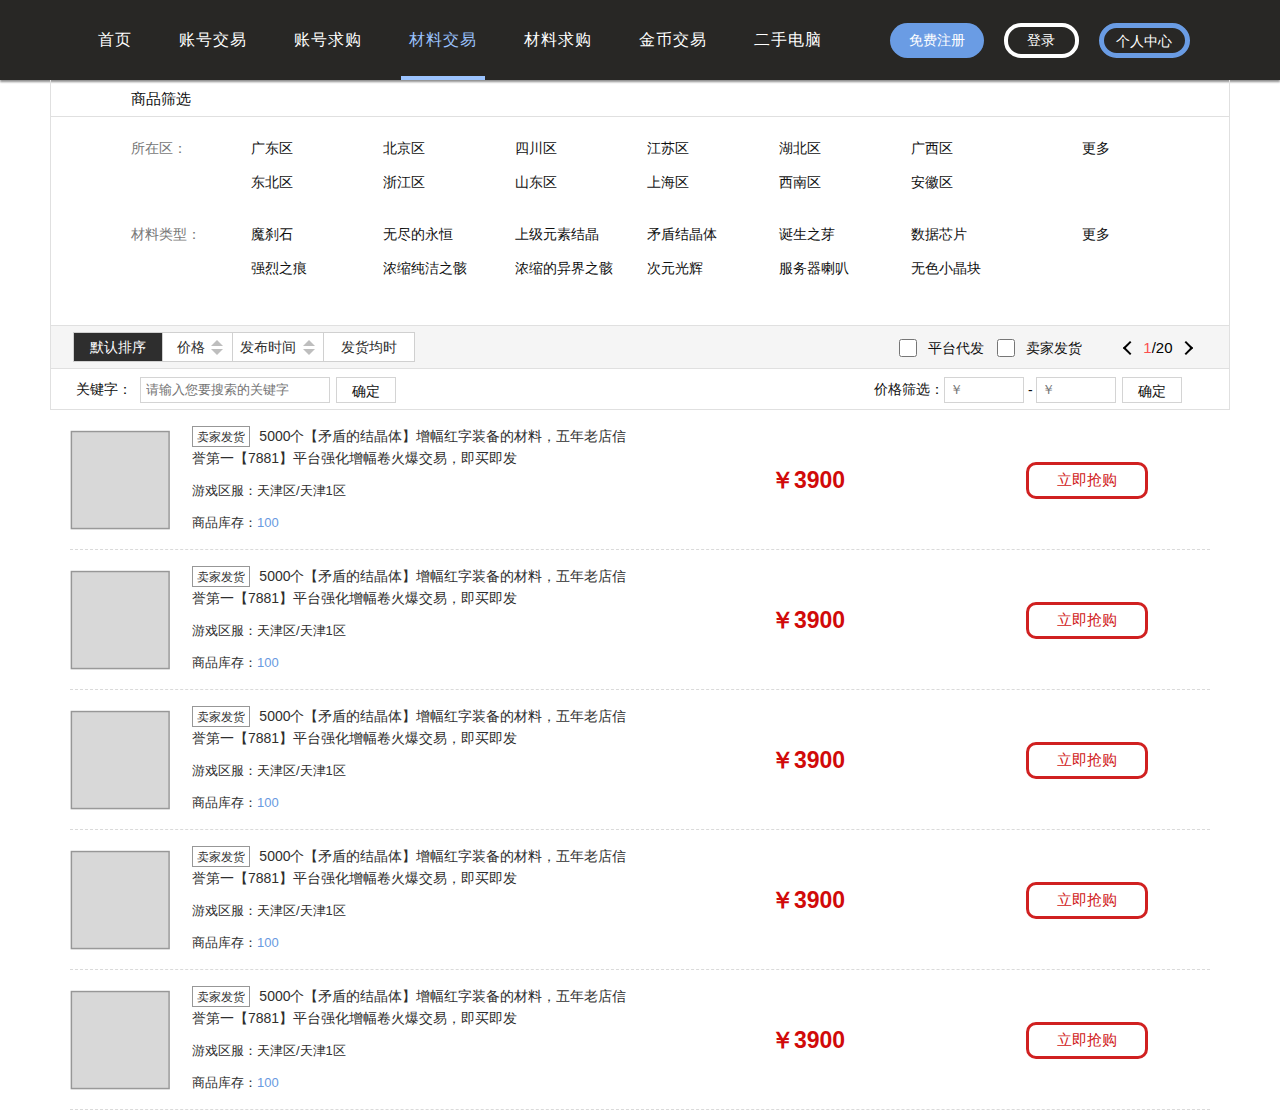
<file: material-deal.html>
<!DOCTYPE html>
<html lang="en">
<head>
	<meta charset="UTF-8">
	<meta name="viewport" content="width=device-width, initial-scale=1.0, minimum-scale=0.5, maximum-scale=2.0, user-scalable=yes" />  
	<meta name="keywords" content=" " />  
	<meta name="description" content=" " />
	<link rel="stylesheet" href="css/reset.css">
	<link rel="stylesheet" href="css/common.css">
	<link rel="stylesheet" href="css/material-deal.css">
	<title>材料交易</title>
</head>
<body>
	<div class="header">
		<div class="wrapper clearfix">
			<ul class="nav">
				<li><a href="">首页</a></li>
				<li><a target="_blank" href="account-deal.html">账号交易</a></li>
				<li><a target="_blank" href="account-purchase.html">账号求购</a></li>
				<li class="active"><a target="_blank" href="material-deal.html">材料交易</a></li>
				<li><a target="_blank" href="material-purchase.html">材料求购</a></li>
				<li><a target="_blank" href="">金币交易</a></li>
				<li><a target="_blank" href="">二手电脑</a></li>
			</ul>

			<div class="user-info">
				
				<!-- 我的订单 -->
				<div class="register">
					<a href=""><p>免费注册</p></a>
				</div>
				<div class="login">
					<a href=""><p>登录</p></a>
				</div>
				<div class="order">
					<a href=""><p>个人中心</p></a>
				</div>
			</div>
		</div>
	</div>
	<div class="content">
		<div class="wrapper">
			<div class="select fl">
				<div class="select-tit select-w t-c">
					商品筛选
				</div>
				<div class="select-con select-w">
					<div class="select-area">
						<div class="s-c-tit fl">
							所在区：
						</div>
						<div class="area-con fl">
							<ul>
								<li>广东区</li>
								<li>北京区</li>
								<li>四川区</li>
								<li>江苏区</li>
								<li>湖北区</li>
								<li>广西区</li>
								<li>东北区</li>
								<li>浙江区</li>
								<li>山东区</li>
								<li>上海区</li>
								<li>西南区</li>
								<li>安徽区</li>
							</ul>
						</div>
						<div class="more fl">
							更多
						</div>
					</div>
					<div class="select-area">
						<div class="s-c-tit fl">
							材料类型：
						</div>
						<div class="area-con fl">
							<ul>
								<li>魔刹石</li>
								<li>无尽的永恒</li>
								<li>上级元素结晶</li>
								<li>矛盾结晶体</li>
								<li>诞生之芽</li>
								<li>数据芯片</li>
								<li>强烈之痕</li>
								<li>浓缩纯洁之骸</li>
								<li>浓缩的异界之骸</li>
								<li>次元光辉</li>
								<li>服务器喇叭</li>
								<li>无色小晶块</li>
							</ul>
						</div>
						<div class="more fl">
							更多
						</div>
					</div>
				</div>
				<div class="sort ">
					<div class="sort-tab fl">
						<div class="default-sort active sort-list">
							默认排序
						</div>
						<div class="price sort-list sort-tri">
							<span class="text">价格</span>
							<span class="tri-top"></span>
							<span class="tri-bottom"></span>

						</div>
						<div class="time sort-list sort-tri">
							<span class="text">发布时间</span>
							<span class="tri-top"></span>
							<span class="tri-bottom"></span>

						</div>
						<div class="timeavg sort-list sort-tri">
							<span class="text">发货均时</span>
							
						</div>
					</div>
					<div class="s-check fr">
						<input type="checkbox" class="sort-input" name="" id="">
						<span>平台代发</span>
						<input type="checkbox" class="sort-input" name="" id="">
						<span>卖家发货</span>
					</div>
					<div class="page">
						<span class="back arrow"></span>
						<span class="page-num"><span class="page-cur">1</span>/20</span>
						<span class="next arrow"></span>

					</div>
				</div>
				<div class="search">
					<div class="left-search s-f fl">
						<p>关键字：</p>
						<input type="text" name="" id="keywords" placeholder="请输入您要搜索的关键字">
						<div class="s-btn">确定</div>
					</div>
					<div class="right-search s-f fr">
						<p>价格筛选：</p>
						<input type="text" id="minPrice" class="p-input" placeholder="￥">
						<span>&nbsp;-&nbsp;</span>
						<input type="text" name="" id="maxPrice"  class="p-input" placeholder="￥">
						<div class="s-btn">确定</div>
					</div>
				</div>
			</div>
			<div class="item fl">
				<ul class="item-list">
					<li class="item-con">
						<div class="item-img fl">
							<a href=""><img src="images/图层 67.png" alt=""></a>
						</div>
						<div class="item-tit fl">
							<div class="item-tit-d">
								<span class="item-tag ">卖家发货</span>
								<span class="tit-text " ><a href="">5000个【矛盾的结晶体】增幅红字装备的材料，五年老店信誉第一【7881】平台强化增幅卷火爆交易，即买即发</a></span>
							</div>
							<div class="district fl">
								<span>游戏区服：</span><span>天津区/天津1区</span>
							</div>
							<div class="stock fl">
								<span>商品库存：</span><span class="st-num">100</span>
							</div>
						</div>
						<div class="item-price fl">
							￥3900
						</div>
						<div class="buy fl">
							<a href="">
								<div class="buy-btn">
									立即抢购
								</div>
							</a>
						</div>
					</li>
					<li class="item-con">
						<div class="item-img fl">
							<a href=""><img src="images/图层 67.png" alt=""></a>
						</div>
						<div class="item-tit fl">
							<div class="item-tit-d">
								<span class="item-tag ">卖家发货</span>
								<span class="tit-text " ><a href="">5000个【矛盾的结晶体】增幅红字装备的材料，五年老店信誉第一【7881】平台强化增幅卷火爆交易，即买即发</a></span>
							</div>
							<div class="district fl">
								<span>游戏区服：</span><span>天津区/天津1区</span>
							</div>
							<div class="stock fl">
								<span>商品库存：</span><span class="st-num">100</span>
							</div>
						</div>
						<div class="item-price fl">
							￥3900
						</div>
						<div class="buy fl">
							<a href="">
								<div class="buy-btn">
									立即抢购
								</div>
							</a>
						</div>
					</li>
					<li class="item-con">
						<div class="item-img fl">
							<a href=""><img src="images/图层 67.png" alt=""></a>
						</div>
						<div class="item-tit fl">
							<div class="item-tit-d">
								<span class="item-tag ">卖家发货</span>
								<span class="tit-text " ><a href="">5000个【矛盾的结晶体】增幅红字装备的材料，五年老店信誉第一【7881】平台强化增幅卷火爆交易，即买即发</a></span>
							</div>
							<div class="district fl">
								<span>游戏区服：</span><span>天津区/天津1区</span>
							</div>
							<div class="stock fl">
								<span>商品库存：</span><span class="st-num">100</span>
							</div>
						</div>
						<div class="item-price fl">
							￥3900
						</div>
						<div class="buy fl">
							<a href="">
								<div class="buy-btn">
									立即抢购
								</div>
							</a>
						</div>
					</li>
					<li class="item-con">
						<div class="item-img fl">
							<a href=""><img src="images/图层 67.png" alt=""></a>
						</div>
						<div class="item-tit fl">
							<div class="item-tit-d">
								<span class="item-tag ">卖家发货</span>
								<span class="tit-text " ><a href="">5000个【矛盾的结晶体】增幅红字装备的材料，五年老店信誉第一【7881】平台强化增幅卷火爆交易，即买即发</a></span>
							</div>
							<div class="district fl">
								<span>游戏区服：</span><span>天津区/天津1区</span>
							</div>
							<div class="stock fl">
								<span>商品库存：</span><span class="st-num">100</span>
							</div>
						</div>
						<div class="item-price fl">
							￥3900
						</div>
						<div class="buy fl">
							<a href="">
								<div class="buy-btn">
									立即抢购
								</div>
							</a>
						</div>
					</li>
					<li class="item-con">
						<div class="item-img fl">
							<a href=""><img src="images/图层 67.png" alt=""></a>
						</div>
						<div class="item-tit fl">
							<div class="item-tit-d">
								<span class="item-tag ">卖家发货</span>
								<span class="tit-text " ><a href="">5000个【矛盾的结晶体】增幅红字装备的材料，五年老店信誉第一【7881】平台强化增幅卷火爆交易，即买即发</a></span>
							</div>
							<div class="district fl">
								<span>游戏区服：</span><span>天津区/天津1区</span>
							</div>
							<div class="stock fl">
								<span>商品库存：</span><span class="st-num">100</span>
							</div>
						</div>
						<div class="item-price fl">
							￥3900
						</div>
						<div class="buy fl">
							<a href="">
								<div class="buy-btn">
									立即抢购
								</div>
							</a>
						</div>
					</li>	
				</ul>
			</div>
		</div>
	</div>
	<script src="js/jquery-1.8.1.min.js"></script>
	<script>
		var sortList = $('.sort-list');
		sortList.each(function(index, el) {
			$(this).click(function(event) {
				$(this).addClass('active').siblings().removeClass('active');
			});	

		});
	</script>
</body>
</html>
</file>
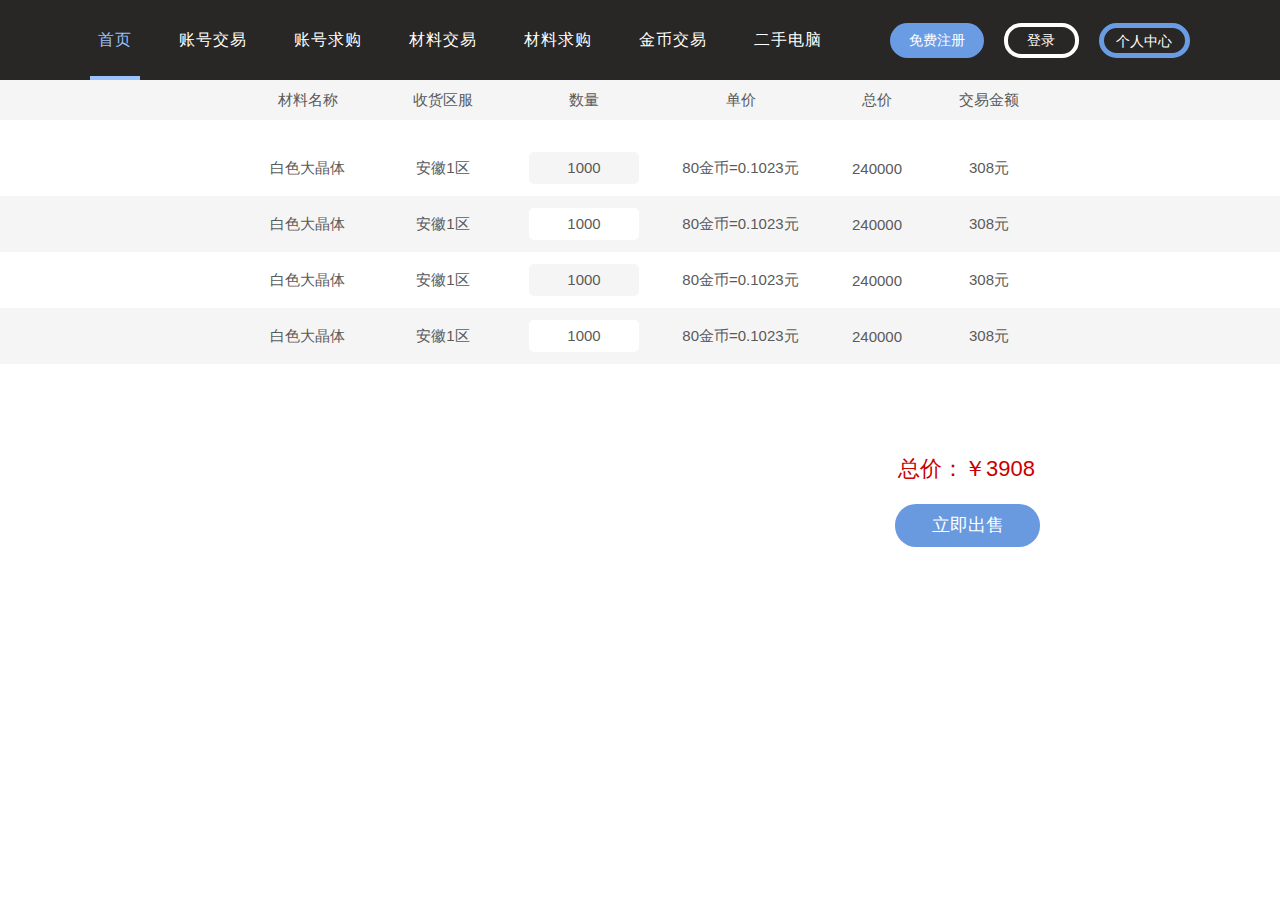
<file: material-purchase-seller.html>
<!DOCTYPE html>
<html lang="en">
<head>
	<meta charset="UTF-8">
	<meta name="viewport" content="width=device-width, initial-scale=1.0, minimum-scale=0.5, maximum-scale=2.0, user-scalable=yes" />  
	<meta name="keywords" content=" " />  
	<meta name="description" content=" " />
	<link rel="stylesheet" href="css/reset.css">
	<link rel="stylesheet" href="css/common.css">
	<link rel="stylesheet" href="css/material-purchase-seller.css">
	<title>材料求购——商家</title>
</head>
<body>
	<div class="header">
		<div class="wrapper clearfix">
			<ul class="nav">
				<li class="active"><a href="index.html">首页</a></li>
				<li><a href="">账号交易</a></li>
				<li><a href="">账号求购</a></li>
				<li><a href="">材料交易</a></li>
				<li><a href="">材料求购</a></li>
				<li><a href="">金币交易</a></li>
				<li><a href="">二手电脑</a></li>
			</ul>

			<div class="user-info">
				
				<!-- 我的订单 -->
				<div class="register">
					<a href=""><p>免费注册</p></a>
				</div>
				<div class="login">
					<a href=""><p>登录</p></a>
				</div>
				<div class="order">
					<a href=""><p>个人中心</p></a>
				</div>
			</div>
		</div>
	</div>
	<div class="content ">
		<div class="m-tit flex-center">
			<div class="list-wrapper tit-text">
				<div class="list1 m-tit-con flex-center">材料名称</div>
				<div class="list2 m-tit-con flex-center">收货区服</div>
				<div class="list3 m-tit-con flex-center">数量</div>
				<div class="list4 m-tit-con flex-center">单价</div>
				<div class="list5 m-tit-con flex-center">总价</div>
				<div class="list6 m-tit-con flex-center">交易金额</div>
			</div>

		</div>
		<div class="m-con">
			<div class="tit-body flex-center">
				<div class="list-wrapper">
					<div class="list1 m-body-con flex-center">白色大晶体</div>
					<div class="list2 m-body-con flex-center">安徽1区</div>
					<div class="list3 m-body-con flex-center">
						<div class="m-num">1000</div>
					</div>
					<div class="list4 m-body-con flex-center">80金币=0.1023元</div>
					<div class="list5 m-body-con flex-center">240000</div>
					<div class="list6 m-body-con flex-center">308元</div>
				</div>
			</div>
			<div class="tit-body flex-center">
				<div class="list-wrapper">
					<div class="list1 m-body-con flex-center">白色大晶体</div>
					<div class="list2 m-body-con flex-center">安徽1区</div>
					<div class="list3 m-body-con flex-center">
						<div class="m-num">1000</div>
					</div>
					<div class="list4 m-body-con flex-center">80金币=0.1023元</div>
					<div class="list5 m-body-con flex-center">240000</div>
					<div class="list6 m-body-con flex-center">308元</div>
				</div>
			</div>
			<div class="tit-body flex-center">
				<div class="list-wrapper">
					<div class="list1 m-body-con flex-center">白色大晶体</div>
					<div class="list2 m-body-con flex-center">安徽1区</div>
					<div class="list3 m-body-con flex-center">
						<div class="m-num">1000</div>
					</div>
					<div class="list4 m-body-con flex-center">80金币=0.1023元</div>
					<div class="list5 m-body-con flex-center">240000</div>
					<div class="list6 m-body-con flex-center">308元</div>
				</div>
			</div>
			<div class="tit-body flex-center">
				<div class="list-wrapper">
					<div class="list1 m-body-con flex-center">白色大晶体</div>
					<div class="list2 m-body-con flex-center">安徽1区</div>
					<div class="list3 m-body-con flex-center">
						<div class="m-num">1000</div>
					</div>
					<div class="list4 m-body-con flex-center">80金币=0.1023元</div>
					<div class="list5 m-body-con flex-center">240000</div>
					<div class="list6 m-body-con flex-center">308元</div>
				</div>
			</div>
		</div>
		
		<div class="m-wrapper">
			<div class="total">
				<span>总价：</span><span>￥3908</span>
			</div>
			<div class="sellBtn">立即出售</div>
		</div>
	</div>
</body>
</html>
</file>
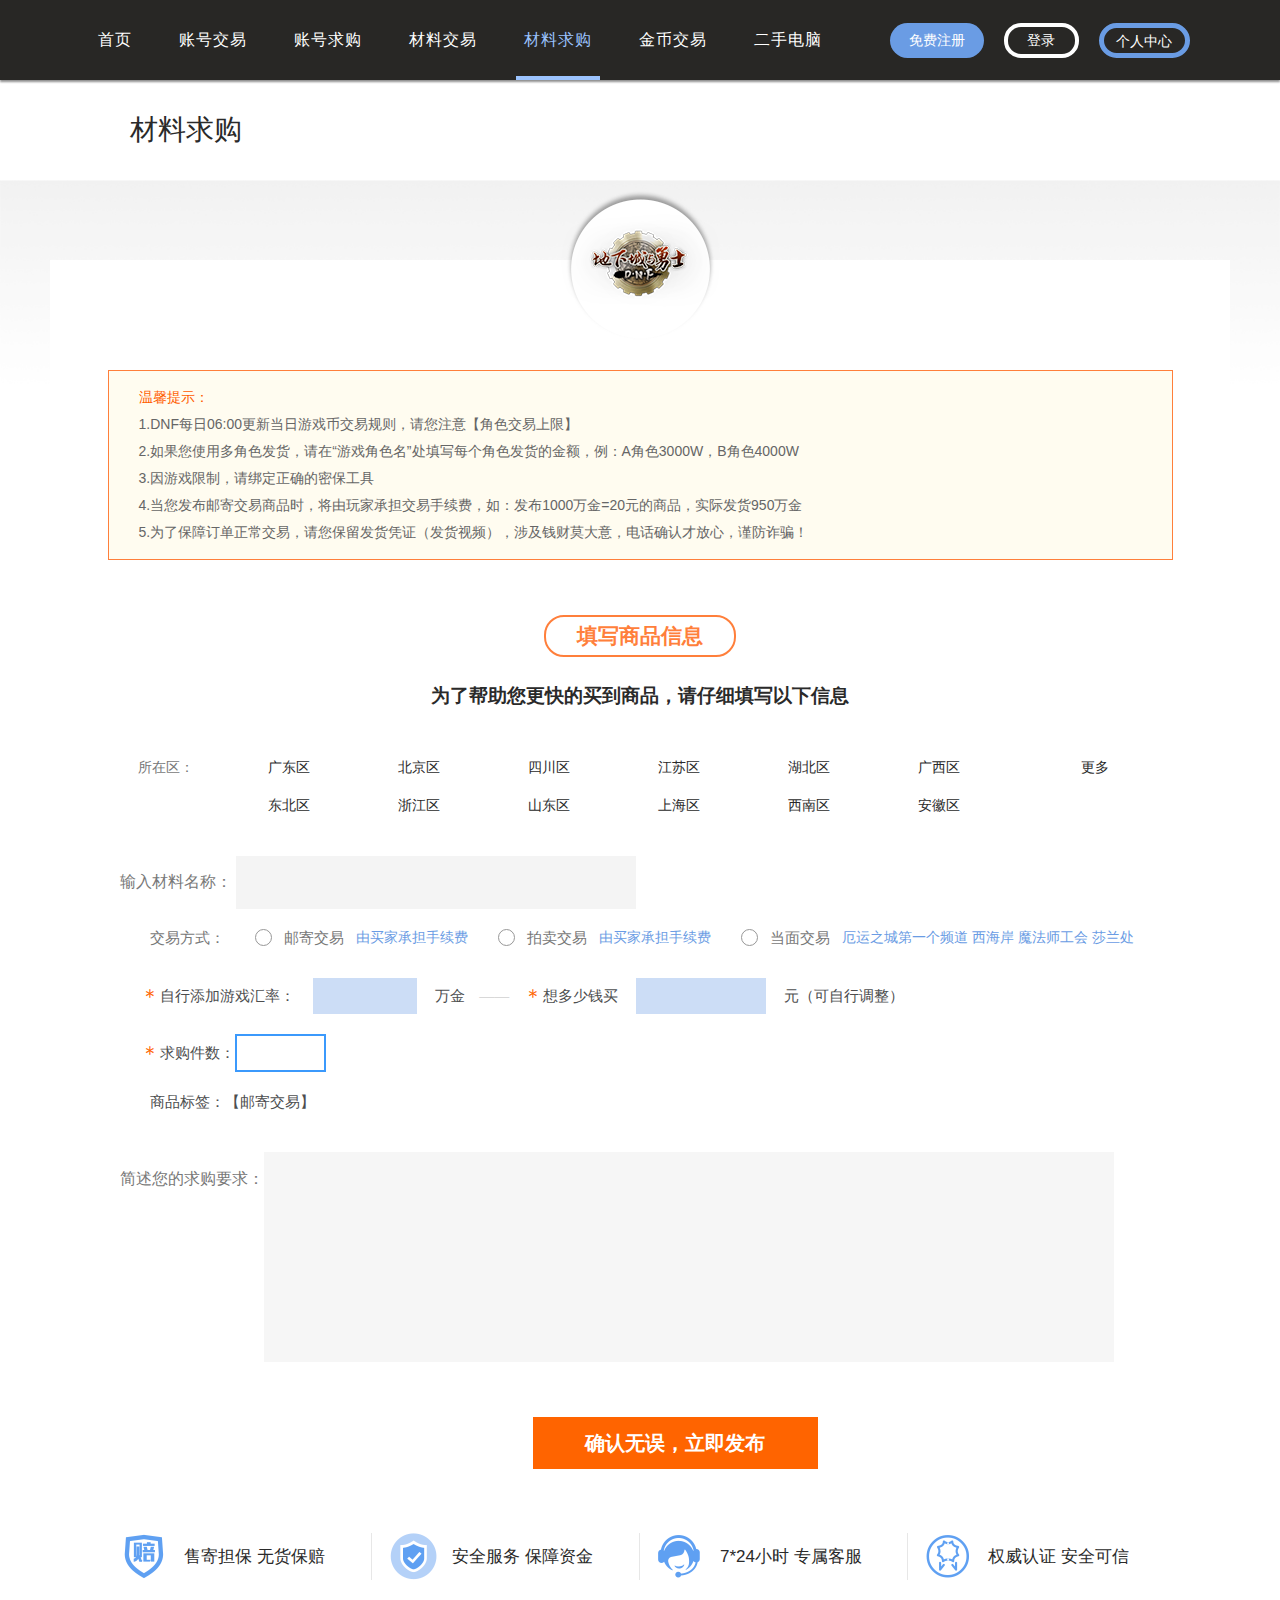
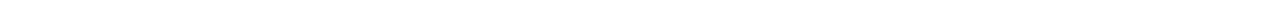
<file: material-purchase.html>
<!DOCTYPE html>
<html lang="en">
<head>
	<meta charset="UTF-8">
	<meta name="viewport" content="width=device-width, initial-scale=1.0, minimum-scale=0.5, maximum-scale=2.0, user-scalable=yes" />  
	<meta name="keywords" content=" " />  
	<meta name="description" content=" " />
	<link rel="stylesheet" href="css/reset.css">
	<link rel="stylesheet" href="css/common.css">
	<link rel="stylesheet" href="css/material-purchase.css">
	<title>材料求购</title>
</head>
<body>
	<div class="header fl">
		<div class="wrapper clearfix">
			<ul class="nav">
				<li><a target="_blank" href="index.html">首页</a></li>
				<li><a target="_blank" href="account-deal.html">账号交易</a></li>
				<li><a target="_blank" href="account-purchase.html">账号求购</a></li>
				<li><a target="_blank" href="material-deal.html">材料交易</a></li>
				<li class="active"><a target="_blank" href="material-purchase.html">材料求购</a></li>
				<li><a target="_blank" href="">金币交易</a></li>
				<li><a target="_blank" href="">二手电脑</a></li>
			</ul>

			<div class="user-info">
				
				<!-- 我的订单 -->
				<div class="register">
					<a href=""><p>免费注册</p></a>
				</div>
				<div class="login">
					<a href=""><p>登录</p></a>
				</div>
				<div class="order">
					<a href=""><p>个人中心</p></a>
				</div>
			</div>
		</div>
	</div>

	<div class="content clearfix fl">
		<div class="wrapper clearfix">
			<div class="title-b t-c">
				材料求购
			</div>
			<div class="alert-bar">
				<div class="icon">
					<img src="images/icon.png" alt="">
				</div>
				<div class="alert-con">
					<ul>
						<li>温馨提示：</li>
						<li>1.DNF每日06:00更新当日游戏币交易规则，请您注意【角色交易上限】</li>
						<li>2.如果您使用多角色发货，请在“游戏角色名”处填写每个角色发货的金额，例：A角色3000W，B角色4000W</li>
						<li>3.因游戏限制，请绑定正确的密保工具</li>
						<li>4.当您发布邮寄交易商品时，将由玩家承担交易手续费，如：发布1000万金=20元的商品，实际发货950万金</li>
						<li>5.为了保障订单正常交易，请您保留发货凭证（发货视频），涉及钱财莫大意，电话确认才放心，谨防诈骗！</li>

					</ul>
				</div>
			</div>
			<div class="item-area">
				<div class="area-tit-w">
					<div class="area-tit">
						填写商品信息
					</div>
				</div>
				<div class="item-area-alert t-c">
					为了帮助您更快的买到商品，请仔细填写以下信息
				</div>
				<div class="area-con-w">
					<div class="area-con">
						<div class="arealeft fl t-c2">
							所在区：
						</div>
						<div class="areacenter fl">
							<ul class="t-c">
								<li>广东区</li>
								<li>北京区</li>
								<li>四川区</li>
								<li>江苏区</li>
								<li>湖北区</li>
								<li>广西区</li>
								<li>东北区</li>
								<li>浙江区</li>
								<li>山东区</li>
								<li>上海区</li>
								<li>西南区</li>
								<li>安徽区</li>
							</ul>
						</div>
						<div class="arearight fl">
							<a href="" class="t-c">更多</a>
						</div>
					</div>
				</div>
				
			</div>
			<div class="material-form">
				<div class="m-name m-text">
					<span>输入材料名称：</span>
					<input type="text" class="m-input">
				</div>
				<div class="deal-type fl">

					<span class="fl t-c2">交易方式：</span>
					<div class="deal-type-form fl">
						<div class="mail deal-type-list">
							<input type="radio" name="dealType" id="mail" value="mail" class="option-radio">
							<label for="mail"></label>
							<span>邮寄交易</span>	
							<span class="d-c">由买家承担手续费</span>
						</div>
						<div class="auction deal-type-list">
							<input type="radio" name="dealType" id="auction" value="mail" class="option-radio">
							<label for="auction"></label>
							<span>拍卖交易</span>
							<span class="d-c">由买家承担手续费</span>
						</div>
						<div class="face deal-type-list">
							<input type="radio" name="dealType" id="face" value="mail" class="option-radio">
							<label for="face"></label>
							<span>当面交易</span>
							<span class="d-c">厄运之城第一个频道 西海岸 魔法师工会 莎兰处</span>
							
						</div>

					</div>
					
				</div>
				<div class="rate fl">
					<span class="star">＊</span><span class="r-text">自行添加游戏汇率：</span>
					<input type="text" name="" id="" class="r-input r-input1">
					<span class="r-text">万金</span>
					<span class="r-text  r-line">&nbsp;——&nbsp;</span>
					<span class="star">＊</span><span class="r-text">想多少钱买</span>
					<input type="text" name="" id="" class="r-input r-input2">
					<span class="r-text">元（可自行调整）</span>
				</div>
				<div class="item-amount fl">
					<span class="star">＊</span><span class="r-text">求购件数：</span>
					<input type="text" name="" id="" class="r-a-input">
				</div>
				<div class="item-tag">
					<span class="r-text">商品标签：</span>
					<span class="r-text">【邮寄交易】</span>
				</div>
				<div class="m-name m-text m-textarea-w">
					<span class="fl">简述您的求购要求：</span>
					<textarea name="" id="" cols="30" rows="10" class="m-textarea"></textarea>
				</div>
				<div class="confirm-btn-w">
					<div class="confirm-btn">确认无误，立即发布</div>
				</div>
			</div>
			<div class="icon-tab">
				<div class="icon-w">
					<div class="icon-list icon1">
						售寄担保 无货保赔
					</div>
					<div class="icon-list icon2">
						安全服务 保障资金
					</div>
					<div class="icon-list icon3">
						7*24小时 专属客服
					</div>
					<div class="icon-list icon4">
						权威认证 安全可信
					</div>
				</div>
			</div>
		</div>
	</div>
</body>
</html>
</file>
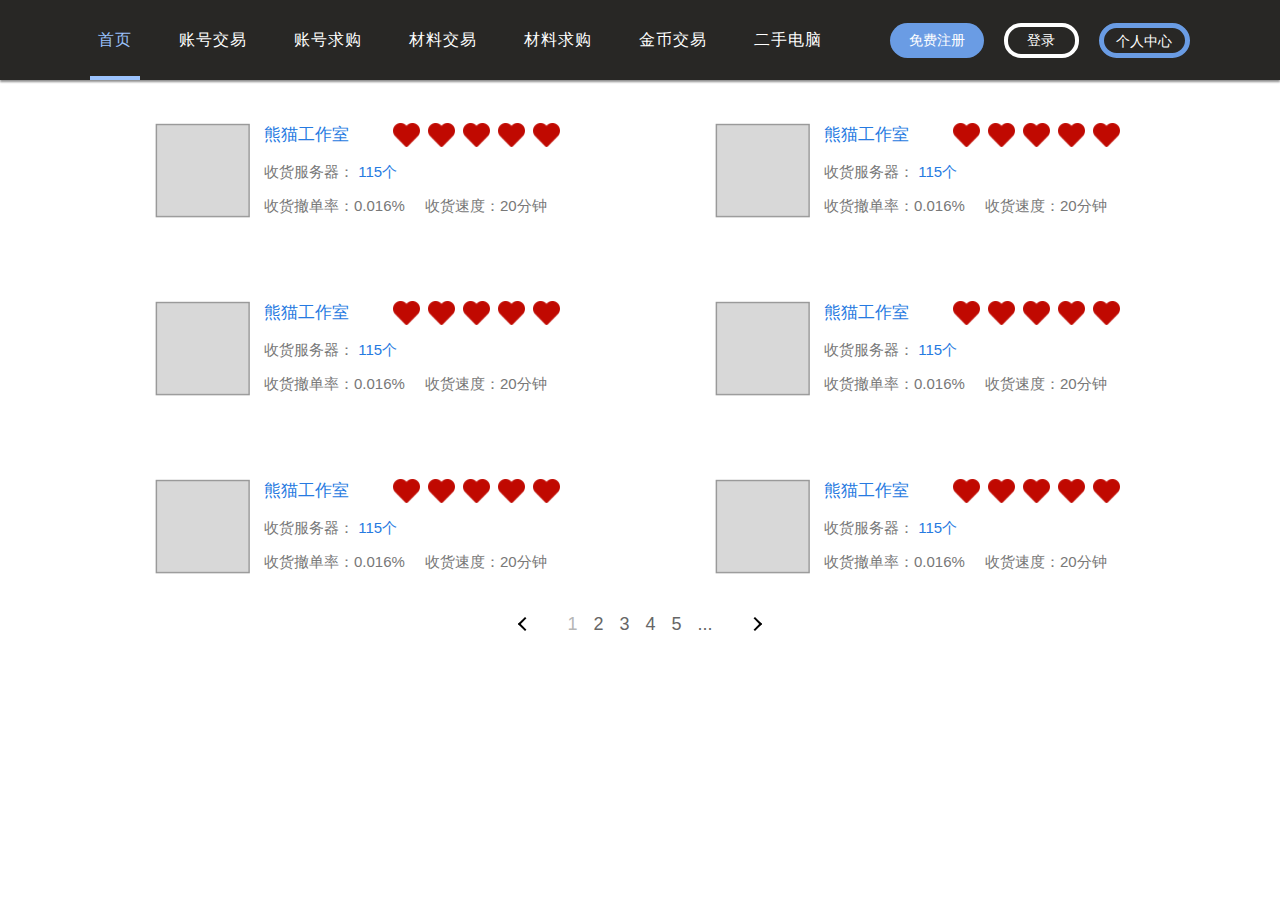
<file: material-seller.html>
<!DOCTYPE html>
<html lang="en">
<head>
	<meta charset="UTF-8">
	<meta name="viewport" content="width=device-width, initial-scale=1.0, minimum-scale=0.5, maximum-scale=2.0, user-scalable=yes" />  
	<meta name="keywords" content=" " />  
	<meta name="description" content=" " />
	<link rel="stylesheet" href="css/reset.css">
	<link rel="stylesheet" href="css/common.css">
	<link rel="stylesheet" href="css/material-seller.css">
	<title>材料交易——商家</title>
</head>
<body>
	<div class="header">
		<div class="wrapper clearfix">
			<ul class="nav">
				<li class="active"><a href="index.html">首页</a></li>
				<li><a href="">账号交易</a></li>
				<li><a href="">账号求购</a></li>
				<li><a href="">材料交易</a></li>
				<li><a href="">材料求购</a></li>
				<li><a href="">金币交易</a></li>
				<li><a href="">二手电脑</a></li>
			</ul>

			<div class="user-info">
				
				<!-- 我的订单 -->
				<div class="register">
					<a href=""><p>免费注册</p></a>
				</div>
				<div class="login">
					<a href=""><p>登录</p></a>
				</div>
				<div class="order">
					<a href=""><p>个人中心</p></a>
				</div>
			</div>
		</div>
	</div>
	<div class="content">
		<div class="wrapper clearfix">
			<div class="seller">
				<ul class="seller-list">
					<li class="seller-con">
						<div class="seller-img fl">
							<img src="images/图层 67.png" alt="">
						</div>
						<div class="seller-info fl">
							<div class="seller-name clearfix">
								<a href="material-purchase-seller.html" class="fl">熊猫工作室</a>
								<div class="like-list fr">
									<span class="like"></span>
									<span class="like"></span>
									<span class="like"></span>
									<span class="like"></span>
									<span class="like"></span>
								</div>
								

							</div>
							<div class="seller-service">
								<span>收货服务器：</span>
								<span class="s-num">115个</span>
							</div>
							<div class="deal-percent clearfix">
								<div class="percent fl">
									收货撤单率：0.016%
								</div>
								<div class="speed fl">
									收货速度：20分钟
								</div>
							</div>
						</div>
					</li>
					<li class="seller-con">
						<div class="seller-img fl">
							<img src="images/图层 67.png" alt="">
						</div>
						<div class="seller-info fl">
							<div class="seller-name clearfix">
								<a href="" class="fl">熊猫工作室</a>
								<div class="like-list fr">
									<span class="like"></span>
									<span class="like"></span>
									<span class="like"></span>
									<span class="like"></span>
									<span class="like"></span>
								</div>
								

							</div>
							<div class="seller-service">
								<span>收货服务器：</span>
								<span class="s-num">115个</span>
							</div>
							<div class="deal-percent clearfix">
								<div class="percent fl">
									收货撤单率：0.016%
								</div>
								<div class="speed fl">
									收货速度：20分钟
								</div>
							</div>
						</div>
					</li>
					<li class="seller-con">
						<div class="seller-img fl">
							<img src="images/图层 67.png" alt="">
						</div>
						<div class="seller-info fl">
							<div class="seller-name clearfix">
								<a href="" class="fl">熊猫工作室</a>
								<div class="like-list fr">
									<span class="like"></span>
									<span class="like"></span>
									<span class="like"></span>
									<span class="like"></span>
									<span class="like"></span>
								</div>
								

							</div>
							<div class="seller-service">
								<span>收货服务器：</span>
								<span class="s-num">115个</span>
							</div>
							<div class="deal-percent clearfix">
								<div class="percent fl">
									收货撤单率：0.016%
								</div>
								<div class="speed fl">
									收货速度：20分钟
								</div>
							</div>
						</div>
					</li>
					<li class="seller-con">
						<div class="seller-img fl">
							<img src="images/图层 67.png" alt="">
						</div>
						<div class="seller-info fl">
							<div class="seller-name clearfix">
								<a href="" class="fl">熊猫工作室</a>
								<div class="like-list fr">
									<span class="like"></span>
									<span class="like"></span>
									<span class="like"></span>
									<span class="like"></span>
									<span class="like"></span>
								</div>
								

							</div>
							<div class="seller-service">
								<span>收货服务器：</span>
								<span class="s-num">115个</span>
							</div>
							<div class="deal-percent clearfix">
								<div class="percent fl">
									收货撤单率：0.016%
								</div>
								<div class="speed fl">
									收货速度：20分钟
								</div>
							</div>
						</div>
					</li>
					<li class="seller-con">
						<div class="seller-img fl">
							<img src="images/图层 67.png" alt="">
						</div>
						<div class="seller-info fl">
							<div class="seller-name clearfix">
								<a href="" class="fl">熊猫工作室</a>
								<div class="like-list fr">
									<span class="like"></span>
									<span class="like"></span>
									<span class="like"></span>
									<span class="like"></span>
									<span class="like"></span>
								</div>
								

							</div>
							<div class="seller-service">
								<span>收货服务器：</span>
								<span class="s-num">115个</span>
							</div>
							<div class="deal-percent clearfix">
								<div class="percent fl">
									收货撤单率：0.016%
								</div>
								<div class="speed fl">
									收货速度：20分钟
								</div>
							</div>
						</div>
					</li>
					<li class="seller-con">
						<div class="seller-img fl">
							<img src="images/图层 67.png" alt="">
						</div>
						<div class="seller-info fl">
							<div class="seller-name clearfix">
								<a href="" class="fl">熊猫工作室</a>
								<div class="like-list fr">
									<span class="like"></span>
									<span class="like"></span>
									<span class="like"></span>
									<span class="like"></span>
									<span class="like"></span>
								</div>
								

							</div>
							<div class="seller-service">
								<span>收货服务器：</span>
								<span class="s-num">115个</span>
							</div>
							<div class="deal-percent clearfix">
								<div class="percent fl">
									收货撤单率：0.016%
								</div>
								<div class="speed fl">
									收货速度：20分钟
								</div>
							</div>
						</div>
					</li>
				</ul>
			</div>
			<div class="page-w">
				<div class="page">
					<a href=""><div class="back"></div></a>
					<div class="page-num">
						<ul>
							<li class="active"><a href="">1</a></li>
							<li><a href="">2</a></li>
							<li><a href="">3</a></li>
							<li><a href="">4</a></li>
							<li><a href="">5</a></li>
							<li>...</li>
						</ul>
					</div>
					<a href=""><div class="next"></div></a>
				</div>
				
			</div>
		</div>
	</div>
</body>
</html>
</file>
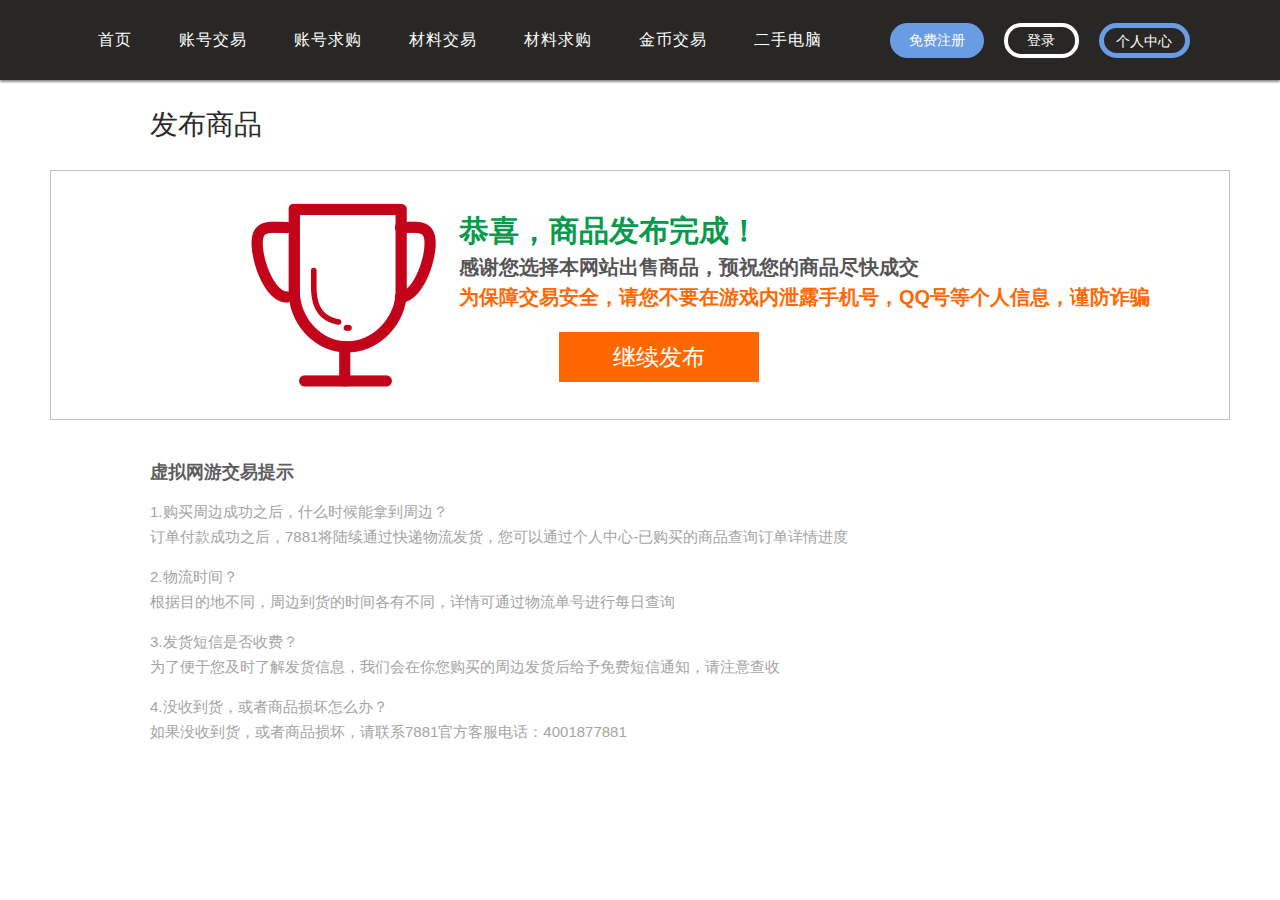
<file: success.html>
<!DOCTYPE html>
<html lang="en">
<head>
	<meta charset="UTF-8">
	<meta name="viewport" content="width=device-width, initial-scale=1.0, minimum-scale=0.5, maximum-scale=2.0, user-scalable=yes" />  
	<meta name="keywords" content=" " />  
	<meta name="description" content=" " />
	<link rel="stylesheet" href="css/reset.css">
	<link rel="stylesheet" href="css/common.css">
	<link rel="stylesheet" href="css/success.css">
	<title>发布成功</title>
</head>
<body>
	<!-- 顶部导航 -->
	<div class="header">
		<div class="wrapper clearfix">
			<ul class="nav">
				<li><a href="">首页</a></li>
				<li><a target="_blank" href="account-deal.html">账号交易</a></li>
				<li><a target="_blank" href="account-purchase.html">账号求购</a></li>
				<li><a target="_blank" href="material-deal.html">材料交易</a></li>
				<li><a target="_blank" href="material-purchase.html">材料求购</a></li>
				<li><a target="_blank" href="">金币交易</a></li>
				<li><a target="_blank" href="">二手电脑</a></li>
			</ul>

			<div class="user-info">
				
				<!-- 我的订单 -->
				<div class="register">
					<a href=""><p>免费注册</p></a>
				</div>
				<div class="login">
					<a href=""><p>登录</p></a>
				</div>
				<div class="order">
					<a href=""><p>个人中心</p></a>
				</div>
			</div>
		</div>
	</div>
	<div class="content">
		<div class="wrapper clearfix">
			<div class="b-tit">
				发布商品
			</div>
			<div class="alert-card">
				<div class="info-c">
					<div class="a-text1">
						恭喜，商品发布完成！
					</div>
					<div class="a-text2 t-c1">
						感谢您选择本网站出售商品，预祝您的商品尽快成交
					</div>
					<div class="a-text2 t-c2">
						为保障交易安全，请您不要在游戏内泄露手机号，QQ号等个人信息，谨防诈骗
					</div>
					<div class="btn">
						继续发布
					</div>
				</div>
				
			</div>
			<div class="alert-text-w">
				<div class="s-t">
					虚拟网游交易提示
				</div>
				<div class="t-content">

					<span>1.购买周边成功之后，什么时候能拿到周边？</span>
					<span>订单付款成功之后，7881将陆续通过快递物流发货，您可以通过个人中心-已购买的商品查询订单详情进度</span>
				</div>
				<div class="t-content">

					<span>2.物流时间？</span>
					<span>根据目的地不同，周边到货的时间各有不同，详情可通过物流单号进行每日查询</span>
				</div>
				<div class="t-content">

					<span>3.发货短信是否收费？</span>
					<span>为了便于您及时了解发货信息，我们会在你您购买的周边发货后给予免费短信通知，请注意查收</span>
				</div>
				<div class="t-content">

					<span>4.没收到货，或者商品损坏怎么办？</span>
					<span>如果没收到货，或者商品损坏，请联系7881官方客服电话：4001877881</span>
				</div>
			</div>
		</div>
	</div>
</body>
</html>
</file>
<file: css/common.css>
body{
	min-width: 1180px;
}
.content{
	width: 100%;
}
.wrapper{
	width: 1180px;
	min-width: 1180px;
	margin: 0 auto;
}
.header{
	width: 100%;
	height: 80px;
	float: left;
	background-color: #282725;
	box-shadow: 0 2px 2px #8f8f8f;
	/*margin-bottom: 2px;*/
}
.nav{
	height: 80px;
	width: 800px;
	margin-left: 40px;
	float: left;
}
.nav li{
	height: 80px;
	width: auto;
	float: left;
	padding: 0 8px;
	margin-right: 31px;
	
	
	cursor: pointer;
}
.nav li a{
	display: inline-block;
}
.nav li:hover a{
	color: rgb(155, 195, 254);
}
.nav .active a{
	color: rgb(155, 195, 254);
}
.nav .active{
	border-bottom: 4px solid rgb(155, 195, 254);
}
.nav li a{
	font-size: 16px;
	color: #fff;
	line-height: 80px;
	letter-spacing: 1px;
}

.user-info{
	display: flex;
	-webkit-display:flex;
	align-items: center;
	float: left;
	width: 300px;
	height: 80px;

}
/*.user-info .profile{
	
	width: 54px;
	height: 54px;
	line-height: 70px;
	border-radius: 50%;
	background-color: #d8d8d8;
}
.user-info .profile a{
	display: flex;
	align-items: center;
	width: 100%;
	height: 100%;
}*/

.user-info .profile img{
	width: 100%;
	height: 100%;
	border-radius: 50%;
}
.register{
	width: 115px;
	height: 35px;
	background-color: #6a9ce4;
	line-height: 35px;
	border-radius: 19px;
}
.register a p{
	font-size: 14px;
	color: #fff;
	line-height: 35px;
	text-align: center;
}
.order{
	margin-left: 20px;
	width: 110px;
	height: 35px;
	border: 5px solid rgb(106, 156, 228);
	border-radius: 19px;
}
.order a{
	position: relative;
	top: -4px;
	display: block;
	
}
.login{
	margin-left: 20px;
	width: 90px;
	height: 35px;
	border: 4px solid #fff;
	background-color: transparent;
	border-radius: 17px;
}
.login a {
	position: relative;
	top: -4px;
	display: block;
}
.login a p{
	font-size: 14px;
	color: #fff;
	text-align: center;
	line-height: 35px;
}
.order a p{
	font-size: 14px;
	color: #fff;
	line-height: 35px;
	text-align: center;
}
</file>
<file: css/index.css>
.header{
	position: relative;
}
.slide{
	display: block;
	position: relative;
	float: left;
	width: 100%;
	/*margin-top: 70px;*/
	/*height:546px;*/
	height: auto;
	overflow: hidden;
	min-height: 546px;

}
.slide-c{
	display: block;
	width: 100%;
	min-width: 1180px;
	margin: 0 auto;
	position: relative;
	/*height: 546px;*/
	height: auto;
	overflow:hidden;
	min-height: 546px;
	/*float: left;*/
}
.slidebar{
	height: auto;
	float: left;
	width:200%;
	position: absolute;
	/*overflow: hidden;*/
}
.slidebar>li{
	float: left;
	width: 50%;
	overflow: hidden;
}
.slidebar>li img{
	width: 100%;
}
.focus{
	top: -35px;
	position: relative;
	margin-left: 50%;
	left: -60px;
	width: 120px;
}
.focus ul li{
	float: left;
	width: 40px;
	height: 7px;
	background-color: rgba(255, 255, 255, 0.361);
	margin: 0 10px;
	border-radius: 10px;
	cursor: pointer;
}
.focus .cur{
	 background-color: rgb(255, 255, 255);
}



.t-c{
	color: #2d2d2d;
}
.display{
	width: 100%;

}
.display-t{
	/*background-color: */
	padding: 100px 0;
}
.display-t .slogan{
	padding-top: 50px;
	width: 42%;
}
.display-t .d-img{
	width: 58%;
}
.display-t .d-img img{
	width: 100%;
}
.big-t{
	font-size: 37px;
	font-weight: bold;
	text-align: center;
	letter-spacing: 1px;
	/*font-family: '黑体';*/
	line-height: 80px;
}
.big-t:first-letter{
	font-size: 54px;
	margin-right: 3px;
}
.sm-t{
	font-size: 16px;
	text-align: center;
	padding: 0px 110px;
	line-height: 22px;
}
.display-b{
	padding: 70px 0px;
	background-color: #fafafa;
	width: 100%;
}
.display-b .d-img{
	width: 45%;
}
.display-b .d-img img{
	width: 100%;
}
.display-b .slogan{
	padding: 100px 0px;
	width: 55%;
	background-color: #fafafa;
	height: 100%;
}
.display-b .sm-t{
	text-align: center;
	line-height: 30px;
}
.text{
	width: 100%;
}
.t-w{
	display: inline-block;
	width: 370px;
	
	float: left;
	padding: 80px 3px;
	margin: 0 11px;
}
.t-w>.title{
	height: 32px;
	padding-right: 5px;
}
.t-w>.title .b-tit{
	height: 32px;
	color: #2c2c2c;
	font-size: 18px;
	font-weight: bold;
	line-height: 32px;
	text-indent: 30px;
}
.notice-t{
	background: url(../images/icon_07.png) no-repeat center left;

}
.t-w>.title .more{
	font-size: 13px;
	color: #2c2c2c;
	line-height: 32px;
	font-weight: bold;
}
.t-con{
	width: 370px;
	margin-top: 20px;
}
.t-con> .line{
	display: inline-block;
	background-color: #eaeaea;
	height: 334px;
	width: 2px;
}
.news-list{
	width: 365px;
}
.news-list li{
	display: inline-block;
	position: relative;
	padding-left: 18px;
	margin-bottom: 30px;
}
.news-list .news-tit{
	font-size: 15px;
	color: #1c1c1c;
	font-weight: bold;
}
.news-list .news-con{
	margin-top: 7px;
	font-size: 13px;
	color: #9d9d9d;
	line-height: 19px;
}
.notice .dot{
	position: absolute;
	top: 5px;
	left: -6px;
	display:inline-block;
	width: 10px;
	height: 10px;
	border-radius: 10px;
	background-color:  #e71f19;

}
.help-t{
	background: url(../images/icon_09.png) no-repeat center left;
	text-indent: 5px;

}
.help .dot{
	position: absolute;
	top: 5px;
	left: -6px;
	display:inline-block;
	width: 10px;
	height: 10px;
	border-radius: 10px;
	background-color:  #00af77;
}
.question-t{
	background: url(../images/icon_11.png) no-repeat center left;

}
.question .dot{
	position: absolute;
	top: 5px;
	left: -6px;
	display:inline-block;
	width: 10px;
	height: 10px;
	border-radius: 10px;
	background-color:  #6a9ce4;
}
.footer{
	width: 100%;
	/*min-width: 1180px;*/
	/*background-color: #282725;*/
	position: relative;
	height: auto;
	background-color: #282725;

}
.f-line{
	position: absolute;
	top: 270px;
	height: 10px;
	background-color: #dedede;
	width: 100%;
}
.footer-top{
/*padding-left: 70px;*/
	height: 270px;
	padding-top: 20px;
	width: 100%;
	min-width: 1180px;
	background-color: #282725;
	border-bottom: 10px solid #dedede;

}
.footer-w{
	padding-left: 60px;
	width: 1180px;
	min-width: 1180px;
	margin: 0 auto;
}
.footer-c{
	width: 1180px;
	/*padding: 20px 0;*/
	margin:  0 auto;
}
.f-tit{
	position: relative;
	left: 400px;
	width: 270px;
	text-align: center;
}

.f-tit-t{
	font-size: 13px;
	color: #adaead;
}
.f-tit-b{
	position: relative;
	margin-top: 10px;
	text-align:center;
}
.f-big-t{
	font-size: 18px;
	color: #fff;
	letter-spacing: 1px;
	/*font-weight: bold;*/
}
.f-dot{
	/*float: left;*/
	display: inline-block;
	/*position: absolute;*/
	width: 11px;
	height: 11px;
	border-radius: 50%;
	background-color: #fff;
}
.d-l{
	position: absolute;
	top: 7px;
	left: -20px;
}
.footer-w-b{
	padding-left: 80px;
}
.d-r{
	position: absolute;
	top: 7px;
	left: 270px;
}
.f-con-t{
	font-size: 15px;
	color: #fff;
}
.f-con-c{
	margin-top: 3px;
	font-size: 13px;
	color: #d0d0d0;
}
.f-con1{
		width: 320px;
		padding-top: 30px;
		margin: 0 20px;
}
.f-con-w{
	margin-bottom: 30px;
}
.join{
	text-align: center;
	margin-bottom: 20px;
}
.join-t p{
	margin-top: 5px;
	font-size: 14px;
	color: #d0d0d0;
}
.join-slogan{
}
.join-slogan span:nth-child(1){
	color: #6a9ce4;
	font-size: 19px;
	font-weight: bold;
}
.join-slogan span:nth-child(2){
	color: #fff;
	font-size: 19px;
	font-weight: bold;
}
.join-btn-w{
	padding-top: 20px;
	width: 320px;
	display: flex;
	display: -webkit-flex;
	align-items: center;
	justify-content: center;
}
.join-btn{
	width: 123px;
	height: 50px;
	background-color: #6a9ce4;
	color: #fff;
	font-size: 16px;
	text-align: center;
	line-height: 50px;
	letter-spacing: 1px;
	border-radius: 5px;
}
.footer-bottom{
	position: relative;
	width: 1180px;
	min-width: 1180px;
	height: 230px;
	/*margin-top: 10px;*/
	background-color: #282725;
	padding: 50px 40px;
	padding-left: 55px;
	padding-bottom: 0px;

}
.a-tit{
	font-size: 16px;
	color: #fff;
	line-height: 35px;
	margin-bottom: 10px;
}
.area1{
	width: 80px;
	margin: 0 25px;
}
.a-con li{
	display: block;
	text-align: right;
	color: #fff;
	font-size: 13px;
	line-height: 23px;
}
.a-con li a{
	color: #fff;
}
.area2{
	width: 150px;
	margin: 4px 70px;
}
.area2 p{
	font-size: 14px;
	color: #fff;
}
.area2 .number{
	font-size: 24px;
	color: #e5ce1b;
	/*font-weight: bold;*/
}
.num-btn{
	margin-top: 6px;
	width: 104px;
	height: 28px;
	background-color: #6a9ce4;
	color: #fff;
	font-size: 14px;
	line-height: 28px;
	text-align: center;
}
.a-line1{
	position: absolute;
	left: 683px;
	height: 160px;
	width: 2px;
	background-color: #979797;
}
.a-line2{
	position: absolute;
	left: 910px;
	height: 100px;
	width: 2px;
	background-color: #979797;
}
.area3{
	margin-left: 20px;
}
.area3 img{
	height: 100px;
	width: 100px;

}
.copyright{
	
	position: absolute;
	left: 720px;
	top: 170px;
	display: inline-block;
	width: 320px;
	text-align: center;
	
}
.copyright p{
	line-height: 20px;
	font-size: 14px;
	color: #fff;
}
</file>
<file: css/account-deal.css>
.content{
	width: 100%;
}
.select{
	width: 100%;
	height: auto;
	border: 1px solid #e0e0e0;
	border-top: 0;
}
.select-tit{
	height: 37px;
	border-bottom: 1px solid #e0e0e0;
	font-size: 15px;
	line-height: 37px;
}
.select-w{
	padding: 0 80px;
	
}
.t-c{
	color: #101010;

}
.select-con{
	height: auto;
	padding-top: 15px;
	padding-bottom: 15px;
	
}
.select-area{
	padding-top: 6px;
	height: 86px;
	border-bottom: 1px dashed #e8e8e8;
}
.border-s{
	float: left;
	
	padding: 3px 7px;
	/*border: 1px solid red;*/
}
.area-con .selected{
	background-color: #689adf;
	color: #fff;
}
.area-1{
	padding-top: 0;
	display: flex;
	display: -webkit-flex;
	align-items: center;
	height: 43px;
}
.area-1> .s-c-tit{
	margin-top: 0;
}
.s-c-tit{
	width: 90px;
	color: #787878;
	font-size: 14px;
	margin-top: 8px;
}
.area-con{
	width: 830px;
	padding-left: 30px;
}
.area-con ul li{
	float: left;
	/*margin: 8px 40px;*/
	width: 132px;
	text-align: left;
	font-size: 14px;
	color: #101010;
	cursor: pointer;
	text-align: center;
	margin: 8px 0px;
}
.select-area .more{
	width: 90px;
	color: #101010;
	font-size: 14px;
	margin-top: 8px;
	cursor: pointer;
	text-align: center;
}
.sort{
	width: 100%;
	display: flex;
	display: -webkit-flex;
	align-items: center;
	height: 44px;
	border-top: 1px solid #e0e0e0;
	border-bottom: 1px solid #e0e0e0;;
	background-color: #f5f5f5;
	padding: 0 22px;
}
.sort-tab{
	height: 30px;
	border: 1px solid #d0d0d0;
}
.default-sort{
	width: 88px;
	
	text-align: center;
}
.sort-list{
	background-color: #fff;
	font-size: 14px;
	color: #2e2e2e;
	cursor: pointer;
	float: left;
	line-height: 28px;

}
.sort-tab .active{
	background-color: #2e2e2e;
	color: #fff;
}
.price{
	position: relative;
	width: 70px;
	border-left: 1px solid #d0d0d0;
	padding-left: 14px;
}

.tri-top{
	width:0px;
	height:0px;
	border-top:6px solid rgba(0,0,0,0);
	border-right:6px solid  rgba(0,0,0,0);
	border-bottom:6px solid #bebebe;
	border-left:6px solid  rgba(0,0,0,0);
}
.tri-bottom{
	width:0px;
	height:0px;
	border-bottom: 6px solid rgba(0,0,0,0);
	border-right:6px solid  rgba(0,0,0,0);
	border-top: 6px solid #bebebe;
	border-left:6px solid  rgba(0,0,0,0);
}

.price>.tri-top{
	position: absolute;
	top: 1px;
	left: 48px;
	
}
.price>.tri-bottom{
	position: absolute;
	top: 16px;
	left: 48px;
}
.time{
	border-left: 1px solid #d0d0d0;
	border-right:  1px solid #d0d0d0;

	padding-left: 7px;
	position: relative;
	width: 92px;
}
.time>.tri-top{
	position: absolute;
	top: 1px;
	left: 70px;
	
}
.time>.tri-bottom{
	position: absolute;
	top: 16px;
	left: 70px;
}
.timeavg{
	width: 90px;
	text-align: center;
}
.s-check{
	position: relative;
	left: 480px;
	float: right;
	width: 200px;
}
.sort-input{
	width: 18px;
	height: 18px;
	border: 1px solid #979797;
}
.s-check span{
	margin: 0 5px;
	position: relative;
	top: 2px;
	font-size: 14px;
	color: #101010;
	line-height: 24px;
}
.arrow{
	cursor: pointer;

}
.back{

	display: inline-block;  
	border-left: 2px solid;
	border-bottom: 2px solid;  
	width: 10px; 
	height: 10px;  
	transform: rotate(45deg);  
	-webkit-transform:rotate(45deg);
	-o-transform:rotate(45deg);
	-moz-transform:rotate(45deg);
}
.next{
	display: inline-block;  
	border-left: 2px solid;
	border-bottom: 2px solid;  
	width: 10px; 
	height: 10px;  
	transform: rotate(225deg);  
	-webkit-transform:rotate(225deg);
	-o-transform:rotate(225deg);
	-moz-transform:rotate(225deg);
}
.page{
	position: relative;
	left: 510px;
	width: 105px;
}
.page-num{
	font-size: 15px;
	margin: 0 5px;
}
.page-cur{
	color: #fc4e4e;
	font-size: 15px;

}
.search{
	height: 41px;
	padding: 0 25px;
	color: #101010;
	font-size: 14px;
}

.left-search{
	width: 330px;
	height: 41px;
}
.right-search{
	height: 41px;
	width: 330px;
}
.s-f{
	display: flex;
	display: -webkit-flex;
	align-items: center;
}
#keywords{
	margin-left: 8px;
	width: 190px;
	height: 26px;
	border: 1px solid #d4d4d4;
	outline: 0;
	padding: 0 5px;
}
.s-btn{
	margin-left: 6px;
	width: 60px;
	height: 26px;
	text-align: center;
	border: 1px solid #d4d4d4;
	line-height: 26px;
	cursor: pointer;
}
.p-input{
	width: 80px;
	height: 26px;
	border: 1px solid #d4d4d4;
	outline: 0;
	padding: 0 5px;
}
.item{
	padding: 0 20px;
}
.item-list{
	width: 1140px;
}
.item-con{
	float: left;
	width: 1140px;
	height: 140px;
	border-bottom: 1px dashed #dadada;
}
.item-img{
	margin: 20px 0px;
	height: 100px;
	width: 100px;
}
.item-img img{
	width: 100%;
}
.item-tit{
	width: 481px;
	padding: 0 22px;
	padding-top: 15px;
}
.item-tit-d{
	height: 45px;
}
.item-tag{
	display: inline-block;
	width: 58px;
	height: 21px;
	border: 1px solid #979797;
	font-size: 12px;
	text-align: center;
	line-height: 21px;
	color: #2e2e2e;
	margin-right: 6px;
}
.tit-text{
	display: -webkit-box;
	-webkit-box-orient: vertical;
	-webkit-line-clamp: 2;
	overflow: hidden;
}
.tit-text a{
	font-size: 14px;
	line-height: 22px;
	color: #2e2e2e;
}
.district{
	font-size: 13px;
	line-height: 22px;
	color: #2e2e2e;
	margin-top: 10px;
	width: 100%;
}
.stock{
	display: flex;
	display: -webkit-flex;
	align-items: center;
	font-size: 13px;
	line-height: 22px;
	color: #2e2e2e;
	margin-top: 10px;
}
.st-num {
	height: 16px;
}
.st-num ul{
	height: 16px;
}
.st-num ul li{
	display: inline-block;
	width: 16px;
	height: 15px;
	margin: 0 1px;
	background: url(../images/icon-star.png) no-repeat;
}
.item-price{
	height: 140px;
	width: 314px;
	display: flex;
	display: -webkit-flex;
	align-items: center;
	justify-content: center;
	font-size: 23px;
	color: #d10a0a;
	font-weight: bold;
}
.buy{
	width: 243px;
	height: 140px;
	display: flex;
	display: -webkit-flex;
	align-items: center;
	justify-content: center;
}
.buy-btn{
	width: 122px;
	height: 37px;
	background-color: transparent;
	border: 3px solid #d02020;
	font-size: 15px;
	text-align: center;
	color: #d02020;
	line-height: 29px;
	border-radius: 10px;
}
</file>
<file: css/center.css>
.font-color{
	color: #4d4d4e;
}
.sidebar{
	width: 274px;
	background-color: #fafafa;
}
.user-card{
	height: 138px;
	padding: 0 18px;
	background-color: #6a9ce4;
	-webkit-box-shadow: 2px 2px 5px #b4b4b4;
	box-shadow: 2px 2px 5px #b4b4b4;
}
.user-profile{
	display: block;
	width: 100%;
	margin-top: 20px;
}
.list-title{
	cursor: pointer;
}
.user-profile img{

	width: 56px;
	height: 56px;
	border-radius: 50%;	
}
.user-name{
	margin-top: 30px;
	display: block;
	font-size: 14px;
	color: #fff;
}
.account-card{
	padding-top: 10px;
	/*position: relative;
	top: 4px;*/
	width: 100%;
	height: 184px;
	border-bottom: 1px solid #d6d5d5;
	/*background-color: #fafafa;*/
}
.ainfo{
	margin-left: 22px;
	
	height: 38px;
	line-height: 45px;
}
.ainfo span{
	font-size: 14px;
	color: #4d4d4e;
}
.a-btn{
	margin-left: 30px;
	margin-top: 15px;
	display: inline-block;
	float: left;
	height: 26px;
	width: 86px;
	background-color: #6a9ce4;
	border-radius: 9px;
	color: #fff;
	font-size: 14px;
	text-align: center;
	line-height: 26px;
}
.a-btn:hover{
	background-color: #6190d1;
}
.sidebar-list{
	width: 100%;
	height: 520px;
}
.sidebar-list>ul{
	margin: 22px 0px 0px 22px;
}
.list-type1{
	display: block;
	margin-bottom: 22px;
	width: 100%;
}
.tri-open{
	position: relative;
	top: 4px;
	display: inline-block;
	width: 0; 
	height: 0; 
	border-left: 10px solid transparent; 
	border-right: 10px solid transparent; 
	border-top: 12px solid #7d7d7d; 
	border-radius: 4px;
	cursor: pointer;
}
.tri-close{
	position: relative;
	margin-right: 9px;
	left: 4px;
	display: inline-block;
	width: 0; 
	height: 0; 
	border-top: 10px solid transparent; 
	border-bottom: 10px solid transparent; 
	border-left: 12px solid #7d7d7d; 
	border-radius: 4px;
	cursor: pointer;
}

.list-con{
	display: block;
	margin-top: 10px;
	margin-left: 56px;
}
.list-type2{
	width: 120px;
	display: block;
	float: left;
	font-size: 13px;
	color: #4d4d4e;
	line-height: 29px;
	cursor: pointer;
}
.title-con{
	text-indent: 9px;
	font-size: 15px;
	color: #4d4d4e;
}
.auth{
	background: url(../images/star.png) no-repeat left center;
	text-indent: 30px;
	height: 25px;
}

.list-con .active, .list-type2:hover{
	color: #6a9ce4;
}
.center-con{
	
}
.order-list{
	width: 880px;
	margin-top: 30px;
}
.panel{
	display: none;
	width: 880px;
	margin-top: 30px;
}
.list-title-top{
	position: relative;
	/*top: -1px;*/
	z-index: 6;
	height: 40px;
	width: 122px;
	background-color: #e8f2ff;
	border: 3px solid #ddecff;
	margin-right: 4px;
	/*border-bottom: 0;*/
	cursor: pointer;

	
}

.list-title-bottom{
	position: relative;
	/*top: -3px;*/
	z-index: 1;
	margin-top: -3px;
	width: 880px;
	height: 40px;
	border: 3px solid #ddecff;
}
.white-line{
	position: absolute;
	top:34px;
	left: 0px;
	z-index: 3;
	width: 116px;
	height: 3px;
	background-color: #fff;
	display: none;
}
.center-list-title .active{
	background-color: #fff;
	border: 3px solid #ddecff;
}
.center-list-title .active .white-line{
	display: block;
}
.list-text{
	color: #4d4d4e;
	line-height: 36px;
	font-size: 14px;
	text-align: center;

}
.list-tit{
	width: 100%;
}
.list-tit-type{
	float: left;
	color: #4d4d4e;
	line-height: 36px;
	font-size: 14px;
	text-align: center;
	height: 100%;
}

.m-list-tit .list-tit-type1{
	width: 413px;
}
.m-list-tit .list-tit-type2{
	width: 107px;
}
.m-list-tit .list-tit-type3{
	width: 110px;
}
.m-list-tit .list-tit-type4{
	width: 124px;
}
.m-list-tit .list-tit-type5{
	width: 120px;
}
.a-list-tit .list-tit-type1{ width:350px;  }
.a-list-tit .list-tit-type2{ width:88px;  }
.a-list-tit .list-tit-type3{ width: 53px; }
.a-list-tit .list-tit-type4{ width:92px;  }
.a-list-tit .list-tit-type5{ width: 109px; }
.a-list-tit .list-tit-type6{ width:  92px;}
.a-list-tit .list-tit-type7{ width: 90px; }


.order-list{
	margin-left: 20px;
}
.order-list-content{
	width: 100%;
	/*margin-top: 18px;*/
}
.m-order-con{
	width: 100%;
}
.btn-tab-w{
	width: 390px;
	height: 58px;
	display: -webkit-box;
	display: -moz-box;
	display: -ms-flexbox;
	display: flex;
	display: -webkit-flex;
	-webkit-box-align: center;
	-moz-box-align: center;
	-ms-flex-align: center;
	align-items: center;
}
.m-btn{
	margin: 0 7px;
	width: 80px;
	height: 26px;
	background-color: #e8f2ff;
	color: #4d4d4e;
	line-height: 26px;
	font-size: 14px;
	/*font-weight: bold;*/
	border-radius: 4px;
	text-align: center;
	cursor: pointer;
}
.btn-tab-w .active{
	background-color: #6a9ce4;
	color: #fff;
}
.order-detail .list-tit-type1{
	padding: 19px 15px;
}
.order-detail .list-c-s{
	border-right: 1px solid #dedede;

}
.list-c-s{
	height: 100px;
}

.deal-type{
	color: #3063cb;
	font-size: 14px;
	line-height: 20px;
}
.game-area{
	margin-top: 10px;
	color: 252525;
	font-size: 14px;
	line-height: 25px;
}
.list-f{
	display: -webkit-box;
	display: -moz-box;
	display: -ms-flexbox;
	display: flex;display: -webkit-flex;
	-webkit-box-align: center;
	-moz-box-align: center;
	-ms-flex-align: center;
	align-items: center;
	-webkit-box-pack: center;
	-moz-box-pack: center;
	-ms-flex-pack: center;
	justify-content: center;

}
.list-f-c{
	display: -webkit-box;
	display: -moz-box;
	display: -ms-flexbox;
	display: flex;
	display: -webkit-flex;
	-webkit-box-align: center;
	-moz-box-align: center;
	-ms-flex-align: center;
	align-items: center;
	-webkit-box-orient: vertical;
	-webkit-box-direction: normal;
	-moz-box-orient: vertical;
	-moz-box-direction: normal;
	-ms-flex-direction: column;
	flex-direction: column;
	-webkit-box-pack: center;
	-moz-box-pack: center;
	-ms-flex-pack: center;
	justify-content: center;
}

.list-tit-type2 span:nth-child(1){
	font-size: 18px;
	color: #e55d00;
	font-weight: bold;
}
.list-tit-type2 span:nth-child(2){
	position: relative;
	top: -2px;
	font-size: 16px;
	font-weight: bold;
	color: #4d4d4e;
}
.lo-text{
	font-size: 13px;
	color: #4d4d4e;
	/*margin-left: 11px;*/
}

.list-btn{
	height: 29px;
	line-height: 29px;
	font-size: 13px;
	color: #6a9ce4;
	background-color: #e8f2ff;
	border: 1px solid #d6e8ff;
	border-radius: 4px;
	padding: 0 13px;
	cursor: pointer;
	margin: 2px 0;
}
.o-text2{
	font-size: 15px;
	color: #4d4d4e;
	font-weight: bold;
}
.item-order-info{
	display: -webkit-box;
	display: -moz-box;
	display: -ms-flexbox;
	display: flex;
	display: -webkit-flex;
	-webkit-box-align: center;
	-moz-box-align: center;
	-ms-flex-align: center;
	align-items: center;
	padding: 0 10px;
	height: 52px;
	width: 100%;
	background-color: #f3f3f3;
	border: 1px solid #dedede;
}

.o-text{
	font-size: 13px;
	color: #4d4d4e;
	margin-left: 11px;
}
.order-detail{
	width: 100%;
	height: 102px;
	border: 1px solid #dedede;
}

.item-name-text{
	padding: 0 18px;
	display: -webkit-box;
	display: -moz-box;
	display: -ms-flexbox;
	display: flex;
	display: -webkit-flex;
	-webkit-box-align: center;
	-moz-box-align: center;
	-ms-flex-align: center;
	align-items: center;
	/*justify-content: center;*/
	width: 279px;
	height: 120px;
	font-size: 13px;
	color: #4d4d4e;
	/*text-align: center;*/
	text-indent: 0px;
}



.confirm{
	width: 85px;
	height: 33px;
	background-color: #6797dc;
	color: #fff;
	font-size: 14px;
	text-align: center;
	line-height: 33px;
	border-radius:6px;
	cursor: pointer;
}
.confirm:hover{
	background-color: #6190d1;
	/*background-color: #feb483;*/
	
}
.page{
	float: right;
	margin-top: 27px;
	height: 30px;
	display: -webkit-box;
	display: -moz-box;
	display: -ms-flexbox;
	display: flex;
	display: -webkit-flex;
	-webkit-box-align: center;
	-moz-box-align: center;
	-ms-flex-align: center;
	align-items: center;
}
.page-btn{
	width: 58px;
	height: 27px;
	background-color: #ededed;
	color: #4d4d4e;
	text-align: center;
	line-height: 27px;
	font-size: 13px;
	cursor: pointer;
	border-radius: 3px;
	font-weight: bold;
}
.page-btn:hover{
	background-color: #dddbdb;
}
#page{
	margin: 0 6px;
	float: left;
	height: 25px;
	width: 25px;
	border: 3px solid #979797;
	border-radius: 4px;
	outline:0;
	text-align: center;
	color: #4d4d4e;
}
.address{
	margin: 38px 13px 0px 13px;
	width: 880px;
}
.t-c{
	color: #4d4d4e;
}
.address-title{
	background-color: #dfe9f8;
	height: 33px;
	width: 100%;
	font-size: 15px;
	line-height: 33px;
	text-indent: 12px;
}
.add{
	position: relative;
	top: 25px;
	left: 15px;
	font-size: 13px;
	color: #f76b15;
}
.address-content{
	width: 520px;
	height: 277px;
	margin-top: 40px;
	margin-left: 30px;
}
.city-wrapper{
	width: 100%;
}
.address-content .text{
	width: 84px;
	display: inline-block;
	float: left;
	padding-right: 6px;
	padding-top: 4px;
}
.address-content .text span{

	width: auto;
	float: right;
	/*width: 82px;*/
	font-size: 14px;
	text-align: rigth;

}
.address-list{
	display: block;
	float: left;
	margin-top: 14px;
}
.address-content input{
	float: left;
}
.c-input{
	height: 30px;
	border: 1px solid #979797;
	outline: 0;
	padding: 0 5px;
	letter-spacing: 1px;
	line-height: 30px;
}
.c-input::-webkit-input-placeholder{
	color: #cacaca;
	letter-spacing: 1px;
}
.c-input::-moz-input-placeholder{
	color: #cacaca;
	letter-spacing: 1px;
}
#city{
	width: 320px;
}
#addressDetail{
	width: 420px;
	height: 76px;
	overflow-x:hidden;
	overflow-y: hidden;
	resize: none;
	text-align: left;
	line-height: 20px;
	font-family: '微软雅黑';
}

#post{
	width: 250px;
}
#a-name{
	width: 250px;
}
#phone{
	width: 250px;
}
.list-set{
	display: block;
	display: -webkit-box;
	display: -moz-box;
	display: -ms-flexbox;
	display: flex;
	display: -webkit-flex;
	-webkit-box-align: center;
	-moz-box-align: center;
	-ms-flex-align: center;
	align-items: center;
	width: 350px;
	padding-left: 80px;
}
.list-set>span{
	display: inline-block;
	line-height: 17px;
}
.address-confirm{
	position: relative;
	left: 115px;
	top: 50px;
	width: 76px;
	height: 30px;
	background-color: #689adf;
	font-size: 14px;
	line-height: 30px;
	text-align: center;
	color: #fff;
	border-radius: 5px;
	cursor: pointer;
	letter-spacing: 2px;
}
.address-confirm:hover{
	background-color: #6190d1;
}

.address-display{
	margin-top: 120px;
	margin-left: 10px;
	margin-right: 10px;
	width: 860px;
	float: left;
}
.address-display>.add{
	top: 0;
	left: 0px;
}
.a-display-tit{
	margin-top: 10px;
	height: 40px;
	background-color: #efefef;
	border: 1px solid #dfdfdf;
	line-height: 40px;

}
.a-d-text{
	float: left;
	font-size: 13px;
	color: #3e3e3e;
	text-indent: 10px;

}
.a-d-name{
	width: 70px;
}
.a-d-area{
	width: 170px;
}
.a-d-detail{
	width: 230px;
}
.a-d-post{
	width: 70px;
}
.a-d-phone{
	width: 120px;
}
.a-d-opr{
	width: 100px;
}
.a-display-con{
	width: 100%;
	height: auto;
	border: 1px solid #dfdfdf;
	border-top: 0;
}
.a-d-c-wrapper{
	height: 50px;
	line-height: 50px;
	border-top: 1px solid #dfdfdf;
}
.t-overflow{
	overflow: hidden;
	text-overflow:ellipsis;
	white-space: nowrap;
}
.alter-delete{
	color: #979797;
}
.a-d-btn{
	color: #689adf;
	cursor: pointer;
}
.a-d-btn:hover{
	color: #e13232;
}
.a-d-default{
	display: -webkit-box;
	display: -moz-box;
	display: -ms-flexbox;
	display: flex;
	display: -webkit-flex;
	-webkit-box-align: center;
	-moz-box-align: center;
	-ms-flex-align: center;
	align-items: center;
	/*justify-content: center;*/
	height: 50px;
	width: 98px;
	float: left;
}
.d-btn{
	width: 60px;
	height: 22px;
	background-color: #ffc29a;
	color: #ff5b46;
	text-align: center;
	line-height: 22px;
	border-radius: 4px;
	cursor: pointer;
}
.d-btn:hover{
	background-color: #feb483;
}
.order-detail .list-tit-type7{
	border-right: 0;
}
.m-list-tit .list-tit-type7{
	border-right: 0;
}

.a-order-con{
	margin-top: 18px;
}
.select-area{
	display: -webkit-box;
	display: -moz-box;
	display: -ms-flexbox;
	display: flex;
	display: -webkit-flex;
	-webkit-box-align: center;
	-moz-box-align: center;
	-ms-flex-align: center;
	align-items: center;
	padding: 0 10px;
	width: 880px;
	height: 58px;
}
.select-area input{
	width: 15px;
	height: 15px;
}
.o-btn{
	margin: 0 7px;
	width: 80px;
	height: 26px;
	font-size: 14px;
	line-height: 26px;
	color: #fff;
	text-align: center;
	border-radius: 4px;
	background-color: #e96900;
	cursor: pointer;
}
.p-item-info{
	-webkit-box-pack: justify;
	-moz-box-pack: justify;
	-ms-flex-pack: justify;
	justify-content: space-between;
	padding-right: 15px;
}
.p-item-info input{
	width: 15px;
	height: 15px;
}
.p-item-info .o-text{
	margin: 0;
}
.acount-t{
	height: 38px;
	width: 100%;
	background-color: #f2f2f2;
	line-height: 38px;
	font-size: 14px;
	text-indent: 10px;
}
.a-tablist ul{
	margin-top: 26px;
}
.a-tablist li{
	float: left;
	margin: 0 5px;
	width: 118px;
	height: 37px;
	background-color: #e8f2ff;
	font-size: 14px;
	text-align: center;
	line-height: 33px;
	color: #4d4d4e;
	border: 2px solid #e9f3ff;
	cursor: pointer;
}
.a-tablist ul .active{
	background-color: #fff;
}
.pw-info{
	margin-top: 20px;
	margin-bottom: 20px;
}
.info-list{
	display: -webkit-box;
	display: -moz-box;
	display: -ms-flexbox;
	display: flex;
	display: -webkit-flex;
	-webkit-box-align: center;
	-moz-box-align: center;
	-ms-flex-align: center;
	align-items: center;
	width: 600px;
	height: 48px;
}

.info-list .i-text{
	width: 110px;
	padding-right: 10px;
	font-size: 14px;
}

.a-input{
	height: 32px;
	width: 160px;
	border: 3px solid #d4d4d4;
	outline: none;
	padding: 0 8px;
}

.code-img{
	margin-left: 4px;
	
	height: 32px;
}

.code-img img{
	width: 73px;
	height: 32px;
}
.code-img span{
	vertical-align: bottom;
	font-size: 13px;	
	cursor: pointer;
	text-indent: 4px;
}
.submit-btn{
	margin-left: 110px;
	margin-top: 20px;
	height: 34px;
	width: 96px;
	background-color: #ef8831;
	color: #fff;
	font-size: 14px;
	text-align: center;
	line-height: 34px;
	cursor: pointer;
	border-radius: 4px;

}
.reset-step{
	width: 100%;
}
.step-alert{
	display: -webkit-box;
	display: -moz-box;
	display: -ms-flexbox;
	display: flex;
	display: -webkit-flex;
	-webkit-box-align: center;
	-moz-box-align: center;
	-ms-flex-align: center;
	align-items: center;
	-webkit-box-pack: center;
	-moz-box-pack: center;
	-ms-flex-pack: center;
	justify-content: center;

	width: 100%;
	height: 78px;
	border-bottom: 1px solid #979797;
}
.step-s {
	display: -webkit-box;
	display: -moz-box;
	display: -ms-flexbox;
	display: flex;
	display: -webkit-flex;
	-webkit-box-align: center;
	-moz-box-align: center;
	-ms-flex-align: center;
	align-items: center;
	height: 30px;
	margin: 0 4px;

}
.step-s .cir{
	width: 24px;
	height: 24px;
	border-radius: 50%;
	background-color: #d8d8d8;
	color: #fff;
	font-size: 16px;
	line-height: 24px;
	text-align: center;
}
.step-s .s-text{
	font-size: 15px;
	margin: 0 5px;
}
.step-s span{
	color: #d8d8d8;
}
.step-alert>.active>.cir{
	background-color: #6a9ce4;

}
.step-alert>.active>.s-text{
	color: #6a9ce4;
}
.step-alert>.active>span{
	color: #6a9ce4;
}
.info-list .phone{
	font-size: 14px;
	padding-right: 10px;
}
.sendcode{
	width: 142px;
	height: 30px;
	font-size: 14px;
	line-height: 30px;
	text-align: center;
	background-color: #e1e1e1;
	border-radius: 3px;
	cursor: pointer;
}
.info-list .tag{
	font-size: 13px;
	color: #f84848;
	vertical-align: middle;
	padding: 0 5px;
}
.success-alert-w{
	margin-top: 40px;
	display: -webkit-box;
	display: -moz-box;
	display: -ms-flexbox;
	display: flex;
	display: -webkit-flex;
	-webkit-box-pack: center;
	-moz-box-pack: center;
	-ms-flex-pack: center;
	justify-content: center;
	width: 100%;

}
.success-alert{
	display: -webkit-box;
	display: -moz-box;
	display: -ms-flexbox;
	display: flex;
	display: -webkit-flex;
	-webkit-box-align: center;
	-moz-box-align: center;
	-ms-flex-align: center;
	align-items: center;
	-webkit-box-pack: center;
	-moz-box-pack: center;
	-ms-flex-pack: center;
	justify-content: center;
	width: 657px;
	height: 73px;
	background-color: #fffce9;
	border: 1px solid #f4e9c9;
}
.success-alert span{
	font-size: 16px;
	font-weight: bold;
	color: #4bbe00;
	padding: 0 7px;
}
.f-order-list{
	width: 880px;
	margin-top: 30px;
}
.f-order-list ul li{
	
	height: 42px;
	width: 100%;
	border-bottom: 1px dashed #979797;
}
.f-s{
	height: 40px;
	float: left;
	display: -webkit-box;
	display: -moz-box;
	display: -ms-flexbox;
	display: flex;
	display: -webkit-flex;
	-webkit-box-pack:center;
	-moz-box-pack:center;
	-ms-flex-pack:center;
	justify-content:center;
	-webkit-box-align: center;
	-moz-box-align: center;
	-ms-flex-align: center;
	align-items: center;
	font-size: 14px;
	color: #4d4d4e;
}
.auth-w{
	width: 100%;
	height: 500px;
	display: -webkit-box;
	display: -moz-box;
	display: -ms-flexbox;
	display: flex;
	display: -webkit-flex;
	-webkit-box-pack: center;
	-moz-box-pack: center;
	-ms-flex-pack: center;
	justify-content: center;-webkit-box-align: center;-moz-box-align: center;-ms-flex-align: center;align-items: center;
}
.auth-content{
	width: 826px;
	height: 230px;
	border: 1px solid #dedede;
	background-color: #f9f9f9;
}
.auth-t1{
	font-size: 26px;
	color: #7b7b7b;
	font-weight: bold;
	padding: 20px 0px;
}
.auth-content{
	display: -webkit-box;
	display: -moz-box;
	display: -ms-flexbox;
	display: flex;
	display: -webkit-flex;
	align-items: center;
	
	justify-content: center;
	
	flex-direction: column;
}
.t-big{
	font-size: 33px;
	color: #f95c1e;
}
.apply{
	margin: 10px 0px;
	width: 135px;
	height: 42px;
	background-color: #346b8c;
	border: 1px solid #154573;
	color: #fff;
	text-align: center;
	line-height: 40px;
	font-size: 18px;
	cursor: pointer;
}
.auth-t2{
	font-size: 13px;
	color: #f95c1e;
}
.binding-panel{
	/*width: 100%;*/
	width: 880px;
}
.topTit{
	padding: 0 20px;

	height: 50px;
	background-color: #f3f3f3;
	line-height: 50px;
	font-size: 13px;

}
.topTit span{
	margin: 0 10px;
}
.text-r{
	float: right;
	margin-right: 20px;
	background-color: #6a9ce4;
	color: #fff;
	width: 90px;
	text-align: center;
	font-size: 15px;
}
.b-phone-form{
	margin-top: 60px;
	margin-left: 20px;
}
.b-phone{
	display: block;
	margin: 25px 0;
}
.b-phone .b-t{
	margin-left: 10px;
	font-size: 15px;
	color: #adadad;
	line-height: 40px;
}
.b-i{
	margin: 0 10px;
	padding: 0 10px;
	float: left;
	height: 40px;
	background-color: #f1f1f1;
	border-radius: 6px;
	outline: none;
	border: none;
	font-size: 15px;
	line-height: 40px;
	color: #3a3939;
}
.binding-seller .b-i-phone{
	width: 270px;
}
.binding-seller .b-i-num{
	width: 152px;
	text-align: center;
}
.binding-seller .b-i-status{
	
	width: 152px;
	text-align: center;

}
.bindingBtn{
	margin-left: 20px;
	float: left;
	width: 95px;
	background-color: #6a9ce4;
	cursor: pointer;
	border-radius: 5px;
	text-align: center;
	height: 40px;
	line-height: 40px;
	color: #fff;
	font-size: 15px;
}
.b-alter{
	height: 50px;
	line-height: 50px;
	text-align: right;
	color: #c52525;
	font-size: 14px;
}
.binding-buyer .b-i-phone{
	width: 270px;
}
.binding-buyer .b-i-num{
	width: 184px;
	text-align: center;
}
.publishBtn{
	float: right;
	background-color: #6a9ce4;
	margin-left: 570px;
}
.binding-buyer .b-i-status{
	position: relative;cursor: pointer;
	width: 156px;
	text-align: center;
	border-top-right-radius: 0;
	border-bottom-right-radius: 0;
}
select{
	height: 42px;
	appearance:none;  
	-moz-appearance:none;  
	-webkit-appearance:none; 
	 background: url("../images/dropicon.png") no-repeat scroll right center transparent; 
}
.plus-icon{
	margin-left: 20px;
	width: 33px;
	height: 38px;
	cursor: pointer;
	float: left;
	line-height: 40px;
	background: url(../images/plus.png) no-repeat center center;
}
.f-list-tit .list-tit-type1{width: 258px;}
.f-list-tit .list-tit-type2{width: 234px;}
.f-list-tit .list-tit-type3{width: 195px;}
.f-list-tit .list-tit-type4{width: 186px;}
</file>
<file: css/material-deal.css>
.content{
	width: 100%;
}
.select{
	width: 100%;
	height: 330px;
	border: 1px solid #e0e0e0;
	border-top: 0;
}
.select-tit{
	height: 37px;
	border-bottom: 1px solid #e0e0e0;
	font-size: 15px;
	line-height: 37px;
}
.select-w{
	padding: 0 80px;
	
}
.t-c{
	color: #101010;

}
.select-con{
	height: 208px;
	padding-top: 15px;
	padding-bottom: 15px;
	
}
.select-area{
	height: 86px;
}
.s-c-tit{
	width: 90px;
	color: #787878;
	font-size: 14px;
	margin-top: 8px;
}
.area-con{
	width: 830px;
	padding-left: 30px;
}
.area-con ul li{
	float: left;
	/*margin: 8px 40px;*/
	width: 132px;
	text-align: center;
	font-size: 14px;
	color: #101010;
	cursor: pointer;
	text-align: left;
	margin: 8px 0px;
}
.select-area .more{
	width: 90px;
	color: #101010;
	font-size: 14px;
	margin-top: 8px;
	cursor: pointer;
	text-align: center;
}
.sort{
	display: flex;
	display: -webkit-flex;
	align-items: center;
	height: 44px;
	border-top: 1px solid #e0e0e0;
	border-bottom: 1px solid #e0e0e0;;
	background-color: #f5f5f5;
	padding: 0 22px;
}
.sort-tab{
	height: 30px;
	border: 1px solid #d0d0d0;
}
.default-sort{
	width: 88px;
	
	text-align: center;
}
.sort-list{
	background-color: #fff;
	font-size: 14px;
	color: #2e2e2e;
	cursor: pointer;
	float: left;
	line-height: 28px;

}
.sort-tab .active{
	background-color: #2e2e2e;
	color: #fff;
}
.price{
	position: relative;
	width: 70px;
	border-left: 1px solid #d0d0d0;
	padding-left: 14px;
}

.tri-top{
	width:0px;
	height:0px;
	border-top:6px solid rgba(0,0,0,0);
	border-right:6px solid  rgba(0,0,0,0);
	border-bottom:6px solid #bebebe;
	border-left:6px solid  rgba(0,0,0,0);
}
.tri-bottom{
	width:0px;
	height:0px;
	border-bottom: 6px solid rgba(0,0,0,0);
	border-right:6px solid  rgba(0,0,0,0);
	border-top: 6px solid #bebebe;
	border-left:6px solid  rgba(0,0,0,0);
}

.price>.tri-top{
	position: absolute;
	top: 1px;
	left: 48px;
	
}
.price>.tri-bottom{
	position: absolute;
	top: 16px;
	left: 48px;
}
.time{
	border-left: 1px solid #d0d0d0;
	border-right:  1px solid #d0d0d0;

	padding-left: 7px;
	position: relative;
	width: 92px;
}
.time>.tri-top{
	position: absolute;
	top: 1px;
	left: 70px;
	
}
.time>.tri-bottom{
	position: absolute;
	top: 16px;
	left: 70px;
}
.timeavg{
	width: 90px;
	text-align: center;
}
.s-check{
	position: relative;
	left: 480px;
	float: right;
	width: 200px;
}
.sort-input{
	width: 18px;
	height: 18px;
	border: 1px solid #979797;
}
.s-check span{
	margin: 0 5px;
	position: relative;
	top: 2px;
	font-size: 14px;
	color: #101010;
	line-height: 24px;
}
.arrow{
	cursor: pointer;

}
.back{

	display: inline-block;  
	border-left: 2px solid;
	border-bottom: 2px solid;  
	width: 10px; 
	height: 10px;  
	transform: rotate(45deg);  
	-webkit-transform:rotate(45deg);
	-o-transform:rotate(45deg);
	-moz-transform:rotate(45deg);
}
.next{
	display: inline-block;  
	border-left: 2px solid;
	border-bottom: 2px solid;  
	width: 10px; 
	height: 10px;  
	transform: rotate(225deg);  
	-webkit-transform:rotate(225deg);
	-o-transform:rotate(225deg);
	-moz-transform:rotate(225deg);
}
.page{
	position: relative;
	left: 510px;
	width: 105px;
}
.page-num{
	font-size: 15px;
	margin: 0 5px;
}
.page-cur{
	color: #fc4e4e;
	font-size: 15px;

}
.search{
	height: 41px;
	padding: 0 25px;
	color: #101010;
	font-size: 14px;
}

.left-search{
	width: 330px;
	height: 41px;
}
.right-search{
	height: 41px;
	width: 330px;
}
.s-f{
	display: flex;
	display: -webkit-flex;
	align-items: center;
}
#keywords{
	margin-left: 8px;
	width: 190px;
	height: 26px;
	border: 1px solid #d4d4d4;
	outline: 0;
	padding: 0 5px;
}
.s-btn{
	margin-left: 6px;
	width: 60px;
	height: 26px;
	text-align: center;
	border: 1px solid #d4d4d4;
	line-height: 26px;
	cursor: pointer;
}
.p-input{
	width: 80px;
	height: 26px;
	border: 1px solid #d4d4d4;
	outline: 0;
	padding: 0 5px;
}
.item{
	padding: 0 20px;
}
.item-list{
	width: 1140px;
}
.item-con{
	float: left;
	width: 1140px;
	height: 140px;
	border-bottom: 1px dashed #dadada;
}
.item-img{
	margin: 20px 0px;
	height: 100px;
	width: 100px;
}
.item-img img{
	width: 100%;
}
.item-tit{
	width: 481px;
	padding: 0 22px;
	padding-top: 15px;
}
.item-tit-d{
	height: 45px;
}
.item-tag{
	display: inline-block;
	width: 58px;
	height: 21px;
	border: 1px solid #979797;
	font-size: 12px;
	text-align: center;
	line-height: 21px;
	color: #2e2e2e;
	margin-right: 6px;
}
.tit-text a{
	font-size: 14px;
	line-height: 22px;
	color: #2e2e2e;
}
.district{
	font-size: 13px;
	line-height: 22px;
	color: #2e2e2e;
	margin-top: 10px;
	width: 100%;
}
.stock{
	font-size: 13px;
	line-height: 22px;
	color: #2e2e2e;
	margin-top: 10px;
}
.st-num{
	color: #689adf;
}
.item-price{
	height: 140px;
	width: 314px;
	display: flex;
	display: -webkit-flex;
	align-items: center;
	justify-content: center;
	font-size: 23px;
	color: #d10a0a;
	font-weight: bold;
}
.buy{
	width: 243px;
	height: 140px;
	display: flex;
	display: -webkit-flex;
	align-items: center;
	justify-content: center;
}
.buy-btn{
	width: 122px;
	height: 37px;
	background-color: transparent;
	border: 3px solid #d02020;
	font-size: 15px;
	text-align: center;
	color: #d02020;
	line-height: 29px;
	border-radius: 10px;
}
</file>
<file: css/material-purchase-seller.css>
.content{
	width: 100%;
	display: flex;
	justify-content: center;
	flex-direction: column;
	text-align: center;
}
.m-tit{
	width: 100%;
	background-color: #f5f5f5;
	margin-bottom: 20px;
}
.flex-center{
	display: -webkit-box;
	display: -moz-box;
	display: -ms-flexbox;
	display: flex;
	justify-content:center;
	-ms-align-items: center;
	-webkit-box-align: center;
	-moz-box-align: center;
	-ms-flex-align: center;
	align-items: center;
}
.m-tit-con{
	float: left;
	height: 40px;
	font-size: 15px;
	color: #5a5a5a;
}
.list-wrapper{
	display: inline-block;
}
.list1{width: 143px;}
.list2{width: 128px;}
.list3{width: 154px;}
.list4{width: 159px;}
.list5{width: 114px;}
.list6{width: 110px;}
.m-body-con{
	float: left;
	height: 56px;
	color: #5a5a5a;
	font-size: 15px;
}
.tit-body{
	width: 100%;
}
.tit-body:nth-child(odd){
	background-color: #fff;
}
.tit-body:nth-child(even){
	background-color: #f5f5f5;
}
.m-num{
	width: 110px;
	height: 32px;
	line-height: 32px;
	border-radius: 5px;
	text-align: center;
}
.tit-body:nth-child(odd) .m-num{
	background-color: #f5f5f5;
}
.tit-body:nth-child(even) .m-num{
	background-color: #fff;
}
.m-wrapper{
	display: inline-block;
	width: 800px;
	margin: 0 auto;
	text-align: right;
}
.total{
	display: block;
	margin-top: 90px;
	margin-right: 5px;
	font-size: 22px;
	color: #c90000;
	/*font-weight: bold;*/
}
.sellBtn{
	margin-top: 20px;
	float: right;
	height: 43px;
	width: 145px;
	background-color: #699ae0;
	color: #fff;
	font-size: 18px;
	text-align: center;
	line-height: 43px;
	cursor: pointer;
	border-radius: 21px;
}
</file>
<file: css/material-purchase.css>
.content{
	width: 100%;
	background: url(../images/shadow-bg.png) no-repeat 0 100px;
	background-size: 100%;
}
.title-b{
	height: 100px;
	line-height: 100px;
	font-size: 28px;
	/*font-weight: bold;*/
	text-indent: 80px;
}
.t-c{
	color: #2a2a2a;
}
.alert-bar{

	display: flex;
	display: -webkit-flex;
	justify-content: center;
	/*flex-direction: column-reverse;*/
	position: relative;
	margin-top: 80px;
	width: 100%;
	height: 300px;
	
	background-color: #fff;

}
.icon{
	position: absolute;
	top: -70px;
	left: 511px;
	width: 159px;
	height: 150px;

}
.icon img{
	
	width: 159px;
	height: 150px;
}
.alert-con{
	margin-top: 110px;
	width: 1065px;
	height: 190px;
	border: 1px solid #ff7f3b;
	background-color: #fffcf0;
	/*padding: 0 30px;*/
}
.alert-con ul{
	margin: 0 30px;
	padding: 13px 0px;
}
.alert-con ul li{
	width: 100%;
	float: left;
	display: block;
	font-size: 14px;
	line-height: 27px;
	color: #666666;
}
.alert-con ul li:nth-child(1){
	color: #ff5c00;
}
.item-area{

	width: 100%;
	height: 220px;
	margin-top: 55px;
}
.area-tit-w{
	display: flex;
	display:-webkit-flex;
	justify-content: center;
	width: 100%;
	height: 42px;
}
.area-tit{
	width: 192px;
	height: 42px;
	border: 2px solid #ff7f3b;
	border-radius: 20px;
	line-height: 38px;
	text-align: center;
	font-size: 21px;
	color: #ff7f3b;
	font-weight: bold;
}
.item-area-alert{
	margin-top: 26px;
	width: 100%;
	text-align: center;
	font-size: 19px;
	font-weight: bold;
}
.area-con-w{
	width: 100%;
	margin-top: 50px;
	display: flex;
	display: -webkit-flex;
	justify-content: center;
}
.t-c2{
	color: #787878;
}
.area-con{
	width: 1065px;
	height: 75px;
}
.arealeft{
	width: 116px;
	font-size: 14px;
	text-align: center;
}
.areacenter{
	width: 814px;
}
.areacenter li{
	width: 130px;
	float: left;
	display: inline-block;
	text-align: center;
	font-size: 14px;
	margin-bottom: 20px;
	cursor: pointer;
}
.arearight{
	width: 115px;
	text-align: center;
	font-size: 14px;

}
.material-form{
	width: 100%;
	
	padding-left: 70px;
	margin-top: 20px;
}

.material-form .m-text{
	font-size: 16px;
	color: #787878;
	line-height: 53px;
}
.m-input{
	padding: 0 10px;
	height: 53px;
	width: 400px;
	font-size: 17px;
	line-height: 53px;
	border: 0;
	outline: 0;
	background-color: #f4f4f4;
}
.deal-type{
	position: relative;
	padding-left: 30px;
	font-size: 15px;
	padding-top: 20px;
}
.option-radio + label{
	position: relative;
	display: inline-block;
	width: 17px;
	height: 17px;
	border-radius: 50%;
	border:1px solid #979797;
	background-color: transparent;
	cursor: pointer;
}
.option-radio:checked + label{
	position: relative;
	top: 0;
	display: inline-block;
	background-color: #6a9ce4;
}
.option-radio{
	display: none;
}
.deal-type-list{
	display: flex;
	display: -webkit-flex;
	justify-content: center;
	float: left;
	margin-left: 30px;
	font-size: 15px;
	line-height: 17px;
}
.deal-type-list span{
	color: #787878;
	margin-left: 12px;

}
.deal-type-list >.d-c{
	color: #6a9ce4;
	font-size: 14px;
}
.star{

	color: #ff6400;
	font-size: 20px;

}
.r-text{
	color: #4d4e4f;
	font-size: 15px;
}
.rate{
	display: flex;
	display: -webkit-flex;
	align-items: center;
	margin-top: 30px;
	width: 100%;
	padding-left: 20px;
	height: 36px;
	line-height: 36px;
}
.r-input{
	height: 36px;
	border: 0;
	outline: 0;
	background-color: #ccddf6;
	padding: 0 15px;
	font-size: 15px;
	color: #2a2a2a;
	margin: 0 18px; 
}
.r-input1{
	width: 104px;
}
.r-line{
	color: #d8d8d8;
	margin: 0 10px;
}
.r-input2{
	width: 130px;
}
.item-amount{
	height: 38px;
	display: flex;
	display: -webkit-flex;
	align-items: center;
	width: 100%;
	margin-top: 20px;
	padding-left: 20px;
}
.r-a-input{
	width: 91px;
	height: 38px;
	border: 2px solid #3b99fc;
	padding: 0 15px;
	font-size: 15px;
}
.item-tag{
	height: 60px;
	width: 100%;
	display: flex;
	display: -webkit-flex;
	align-items: center;
	margin-top: 20px;
	padding-left: 30px;
}
.m-textarea{
	width: 850px;
	height: 210px;
	background-color: #f6f6f6;
	overflow-y: hidden;
	overflow-x: hidden;
	resize: none;
	font-size: 15px;
	line-height: 20px;
	padding: 10px 15px;
	border: 0;
	outline: 0;
}
.m-textarea-w{
	margin-top: 20px;
}
.m-text{
	position: relative;

}
.confirm-btn-w{
	display: flex;
	display: -webkit-flex;
	align-items: center;
	justify-content: center;
	height: 120px;
	width: 100%;

}
.confirm-btn{
	width: 285px;
	height: 52px;
	background-color: #ff6400;
	line-height: 52px;
	text-align: center;
	font-size: 20px;
	color: #fff;
	font-weight: bold;
	cursor: pointer;
}
.icon-tab{
	width: 100%;
	margin-top: 30px;
	display: flex;
	display: -webkit-flex;
	justify-content: center;
	margin-bottom: 30px;
}
.icon-w{
	width: 1072px;
	height: 47px;
}
.icon-list{
	float: left;
	height: 47px;
	width: 268px;
	font-size: 17px;
	color: #2a2a2a;
	line-height: 47px;
	text-indent: 80px;
	border-right: 1px solid #e7e7e7;
}
.icon1{
	background: url(../images/icon-1.png) no-repeat 20px center;
}
.icon2{
	background: url(../images/icon2.png) no-repeat 18px center;
}
.icon3{
	background: url(../images/icon3.png) no-repeat 18px center;
}
.icon4{
	background: url(../images/icon4.png) no-repeat 18px center;
	border-right: 0;
}
</file>
<file: css/material-seller.css>
.content{
	width: 100%;
}
.seller{
	width: 1130px;
	margin: 25px 30px;
}
.seller-list{
	width: 1120px;
}
.seller-con{
	float: left;
	height: 158px;
	width: 410px;
	margin: 0px 75px;
	margin-top: 20px;
	padding: 23px 0px;
}
.seller-info{
	padding-left: 14px;
}
.seller-img{
	width: 95px;
	height: 95px;
	/*margin: 31px 0px;*/
}
.seller-img img{
	width: 100%;
}
.seller-name a{
	display: block;
	font-size: 17px;
	color: #267ae1;
}
.seller-service{
	margin-top: 15px;
	font-size:15px;
	color: #787878;
	margin-right: 55px; 

}
.seller-service .s-num{
	color: #267ae1;

}
.like-list{
	margin-left: 40px;
}
.like{
	float: left;
	width: 27px;
	height: 25px;
	background: url(../images/like.png) no-repeat;
	background-size: 100%;
	margin: 0 4px;
}
.deal-percent{
	font-size:15px;
	color: #787878;
	margin-top: 15px;
}
.speed{
	margin-left: 20px;
}
.page-w{
	width: 100%;
	margin-bottom: 20px;
	display: flex;
	display: -webkit-flex;
	justify-content: center;
}
.page{
	display: flex;
	display: -webkit-flex;
	align-items: center;
	justify-content: space-between;
	width: 240px;
}
.page .active a{
	color: #b6b6b6;
}
.back{
	display: inline-block;  
	border-left: 2px solid;
	border-bottom: 2px solid;  
	width: 10px; 
	height: 10px;  
	transform: rotate(45deg); 
}
.next{
	display: inline-block;  
	border-left: 2px solid;
	border-bottom: 2px solid;  
	width: 10px; 
	height: 10px;  
	transform: rotate(225deg);  
}
.page-num {
	padding: 0 20px;
	
}
.page-num li{
	float: left;
	margin: 0 8px;
	font-size: 18px;
	color: #666666;
}
.page-num li a{
	color: #666666;

}
</file>
<file: css/success.css>
.b-tit{
	height: 90px;

	width: 100%;
	display: flex;
	display: -webkit-flex;
	align-items: center;
	text-indent: 100px;
	font-size: 	28px;
	/*font-weight: bold;*/
	color: #2a2a2a;
}
.alert-card{
	width: 100%;
	height: 250px;
	background: url(../images/icon10.png) no-repeat 200px center;
	border: 1px solid #c1c1c1;
	
}
.info-c{
	display: flex;
	display: -webkit-flex;
	height: 250px;
	
	justify-content: center;
	flex-direction: column;
	width: 770px;
	float: right;
}
.a-text1{
	font-size: 30px;
	font-weight: bold;
	color: #089a4c;
}
.a-text2{
	font-size: 20px;
	font-weight: bold;
	line-height: 30px;
}
.t-c1{
	color: #555555;
}

.t-c2{
	color: #ff6802;
}
.btn{
	margin-top: 20px;
	margin-left: 100px;
	width: 200px;
	height: 50px;
	background-color: #ff6701;
	color:#fff;
	font-size: 23px;
	/*font-weight: bold;	*/
	cursor: pointer;
	line-height: 50px;
	text-align: center;
}
.alert-text-w{
	width: 100%;
	padding: 40px 0 40px 100px;
}
.s-t{
	font-size: 18px;
	color: #5d5d5d;
	font-weight: bold;
}
.t-content{
	display: flex;
	display: -webkit-flex;
	flex-direction: column;
	margin: 15px 0px;
}
.t-content span{
	font-size: 15px;
	color: #a4a4a4;
	line-height: 25px;
}
</file>
